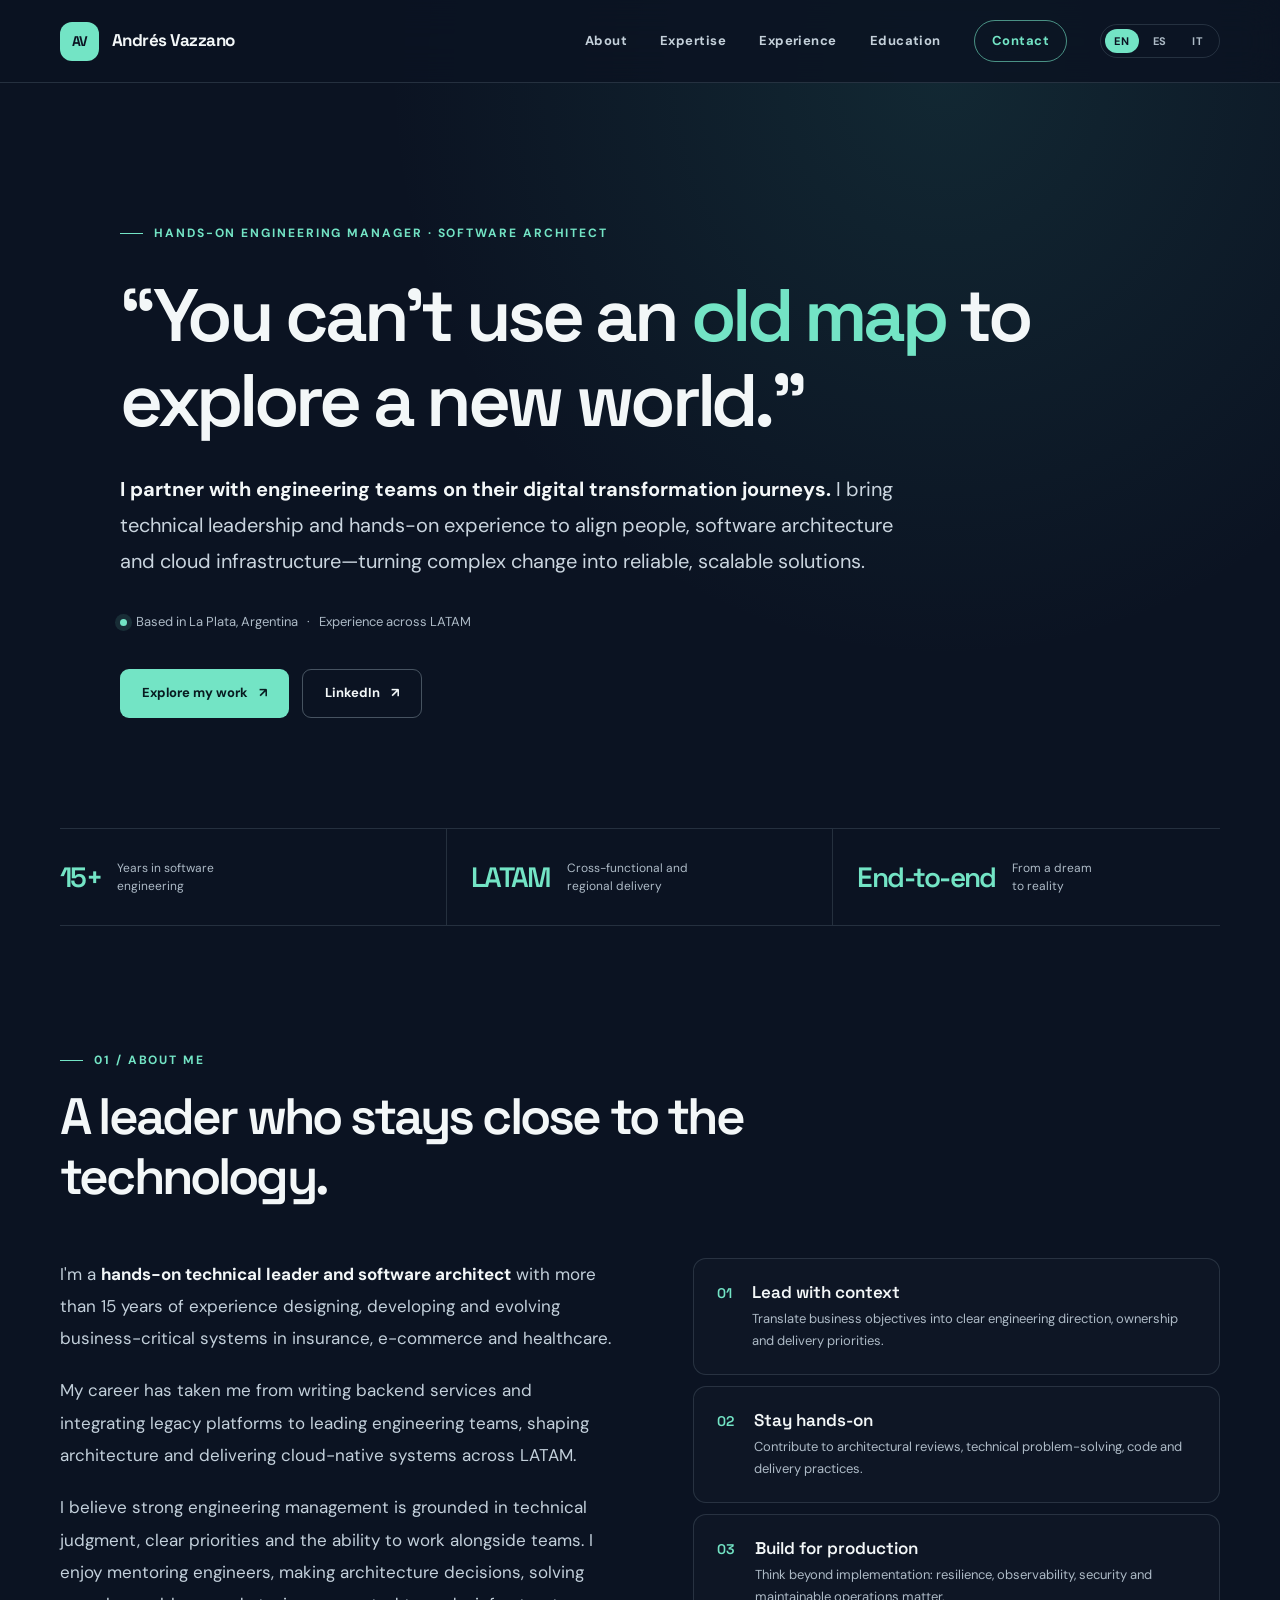
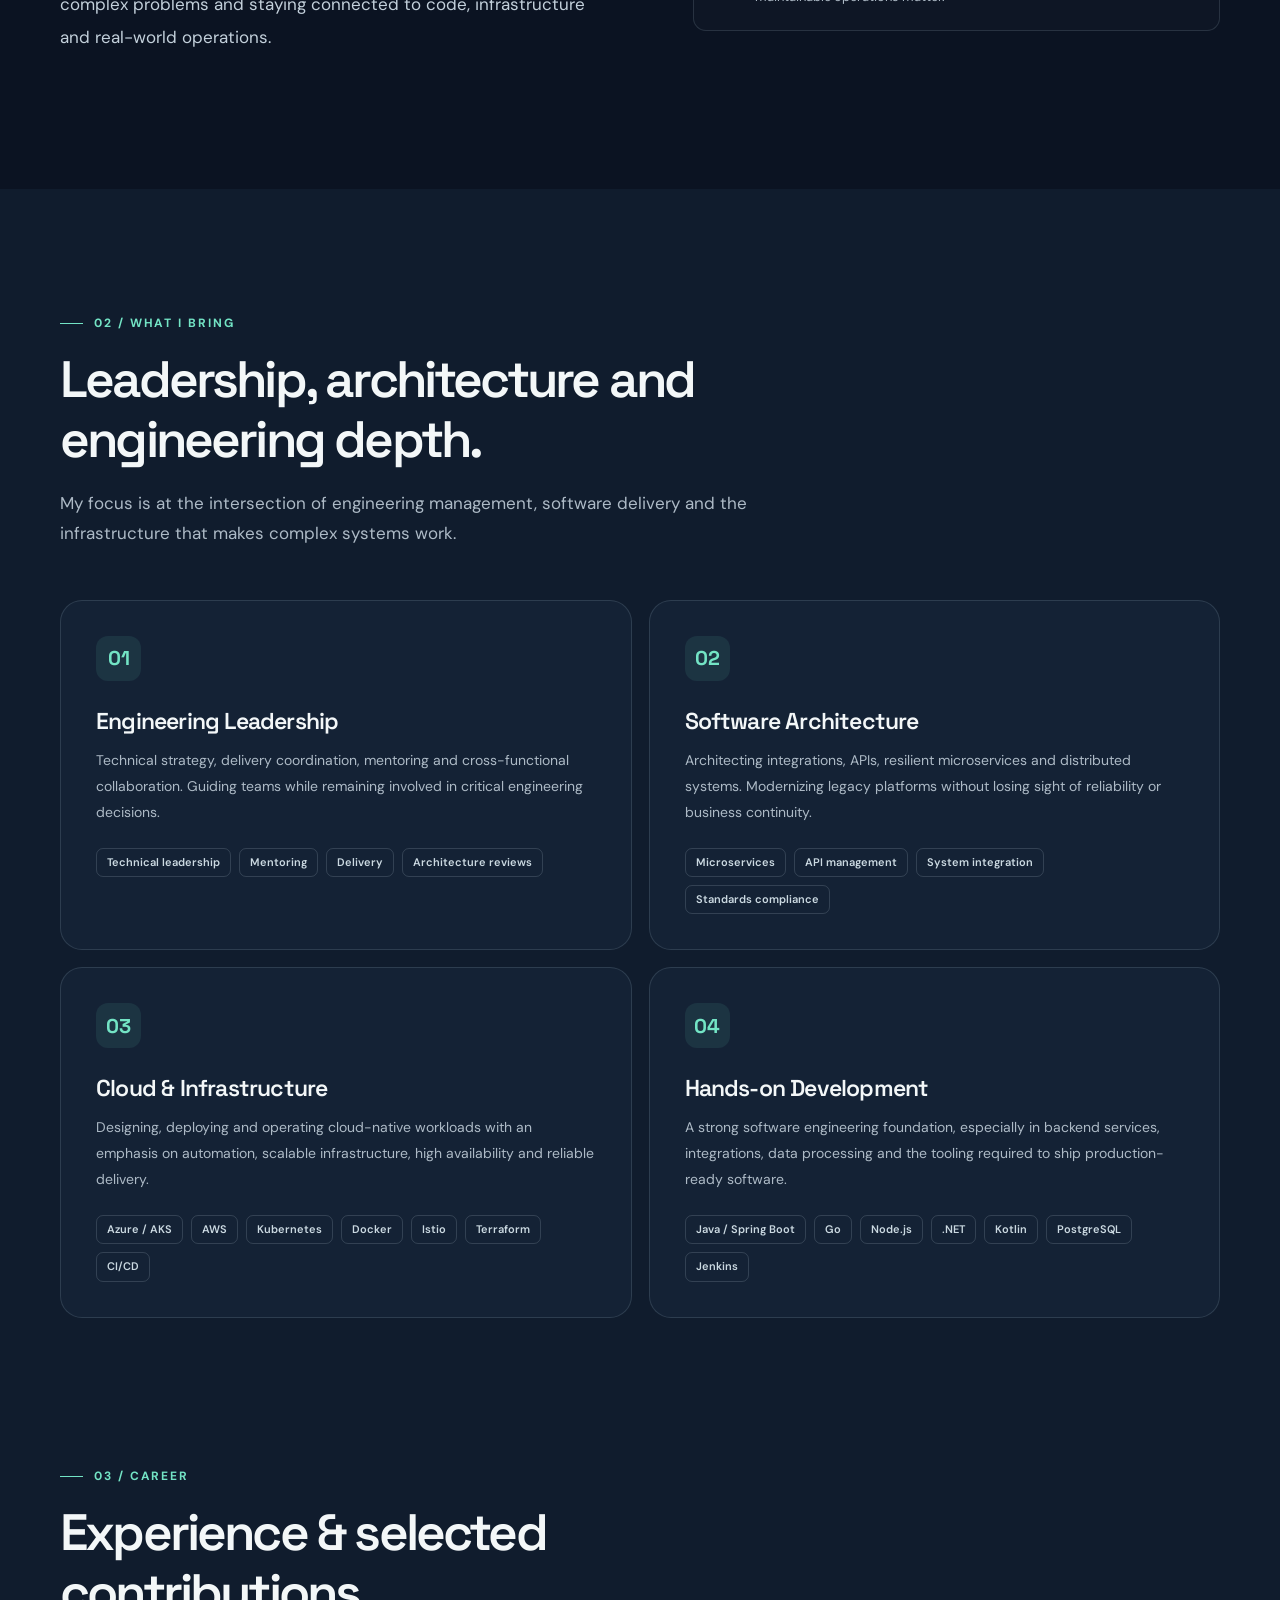
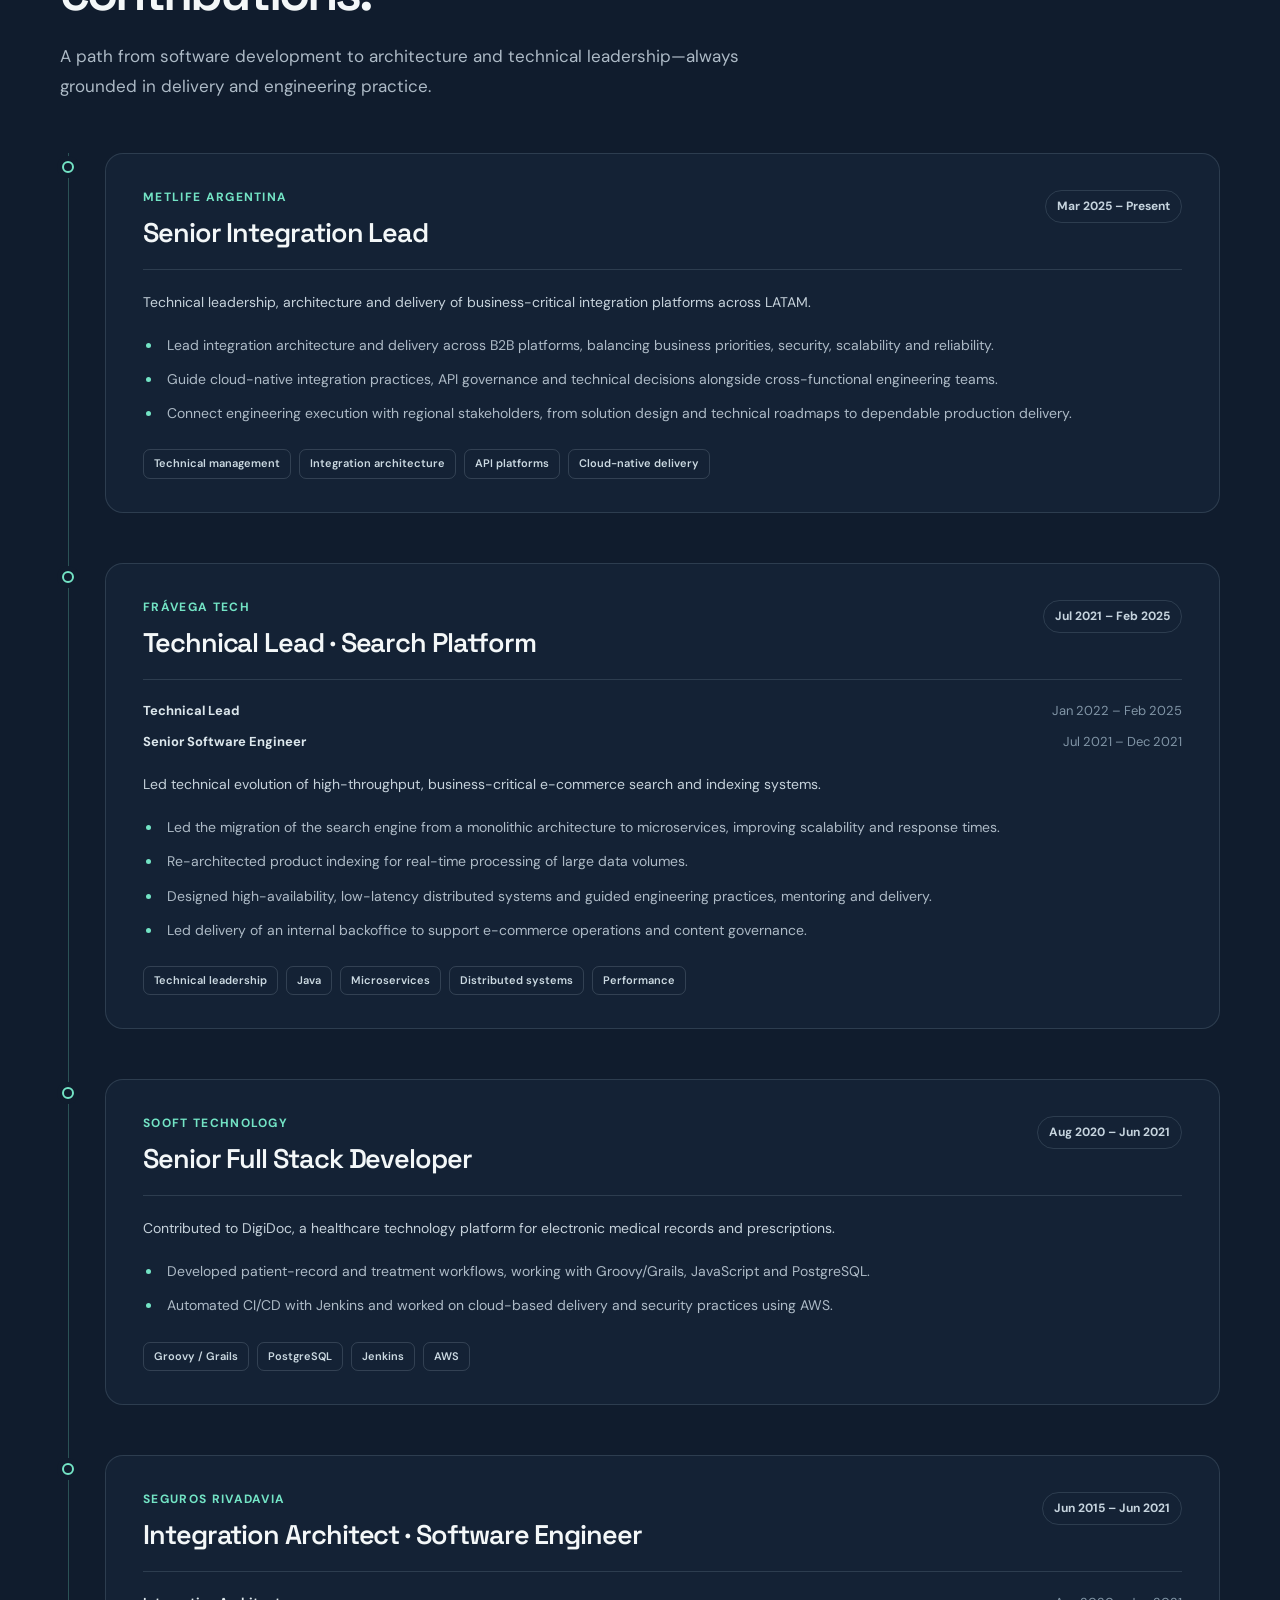
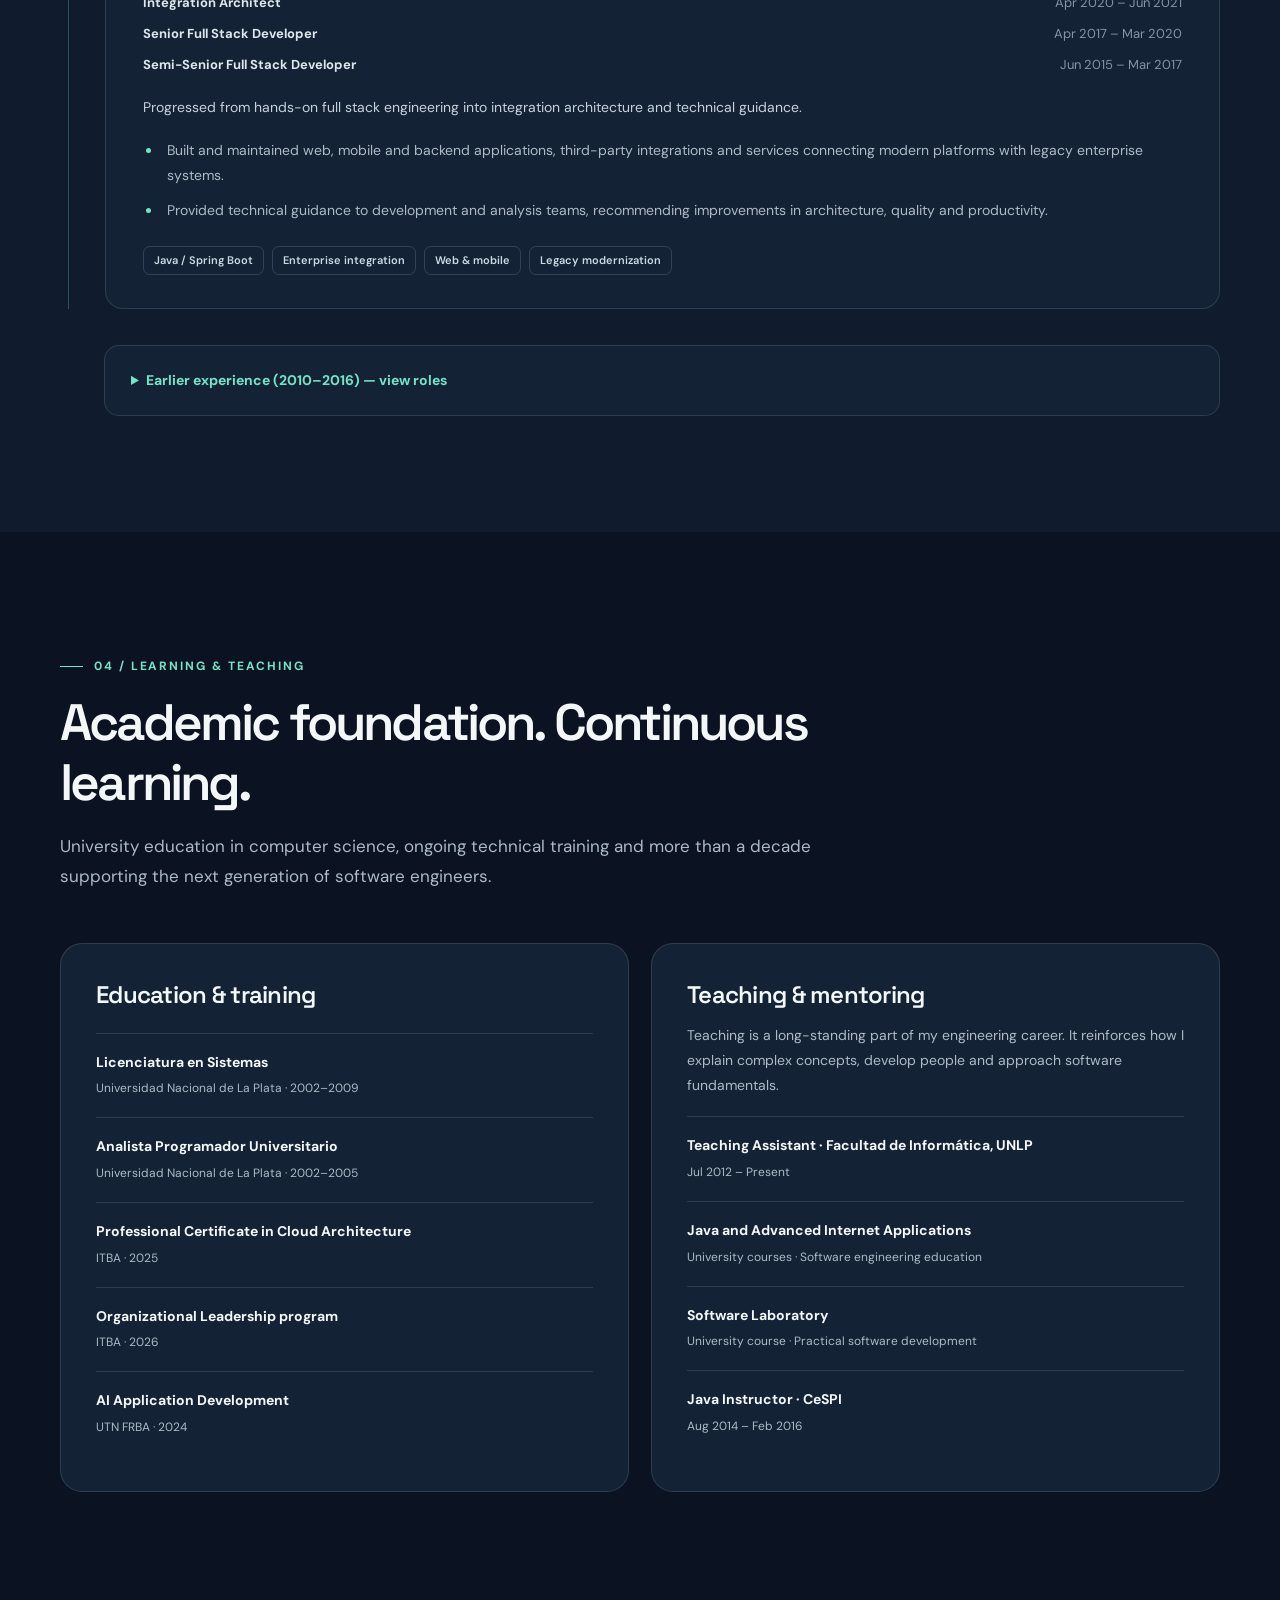
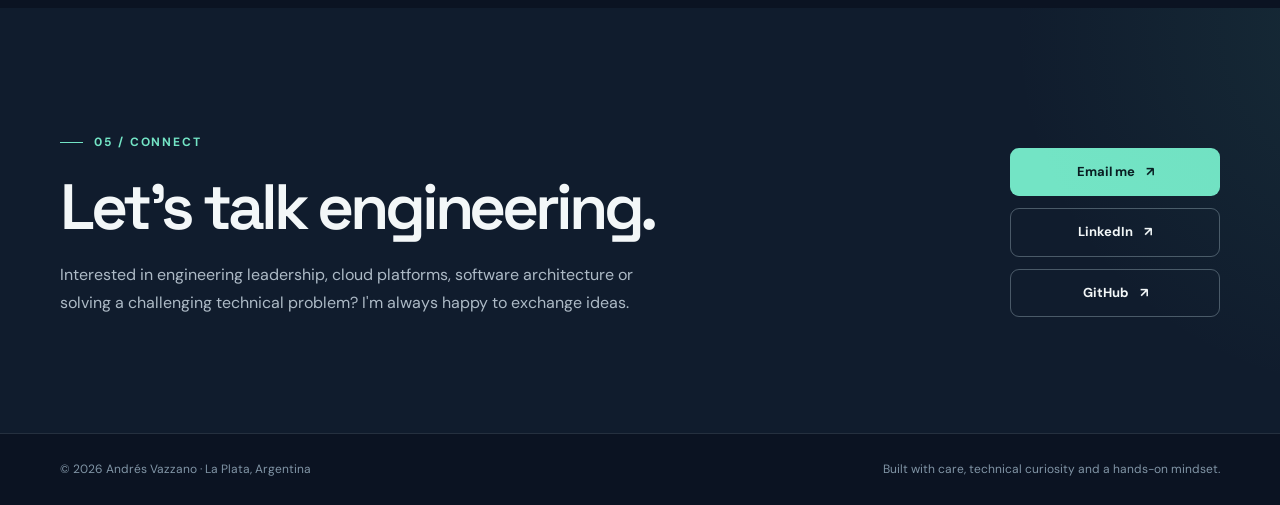
<file: index.html>
<!doctype html>
<html lang="en">
<head>
  <meta charset="utf-8">
  <meta name="viewport" content="width=device-width, initial-scale=1">
  <meta name="theme-color" content="#0b1322">
  <meta name="author" content="Andrés Vazzano">
  <meta name="description" content="Andrés Vazzano. Hands-on engineering leadership, software architecture, cloud infrastructure and digital transformation.">
  <meta property="og:type" content="website">
  <meta property="og:locale" content="en_US">
  <meta property="og:locale:alternate" content="es_AR">
  <meta property="og:locale:alternate" content="it_IT">
  <meta property="og:title" content="Andrés Vazzano | Hands-on Engineering Manager &amp; Software Architect">
  <meta property="og:description" content="Andrés Vazzano. Hands-on engineering leadership, software architecture, cloud infrastructure and digital transformation.">
  <meta property="og:url" content="https://avazzano.github.io/profile/">
  <meta name="color-scheme" content="dark">
  <link rel="canonical" href="https://avazzano.github.io/profile/">
  <link rel="alternate" hreflang="en" href="https://avazzano.github.io/profile/">
  <link rel="alternate" hreflang="es" href="https://avazzano.github.io/profile/es/">
  <link rel="alternate" hreflang="it" href="https://avazzano.github.io/profile/it/">
  <link rel="alternate" hreflang="x-default" href="https://avazzano.github.io/profile/">
  <link rel="icon" href="data:image/svg+xml,%3Csvg xmlns='http://www.w3.org/2000/svg' viewBox='0 0 64 64'%3E%3Crect width='64' height='64' rx='16' fill='%230e2033'/%3E%3Ctext x='50%25' y='55%25' text-anchor='middle' dominant-baseline='middle' fill='%2367e8c6' font-family='Arial,sans-serif' font-weight='700' font-size='27'%3EAV%3C/text%3E%3C/svg%3E">
  <title>Andrés Vazzano | Hands-on Engineering Manager &amp; Software Architect</title>
  <link rel="preconnect" href="https://fonts.googleapis.com">
  <link rel="preconnect" href="https://fonts.gstatic.com" crossorigin>
  <link href="https://fonts.googleapis.com/css2?family=DM+Sans:wght@400;500;600;700&amp;family=Space+Grotesk:wght@400;500;600;700&amp;display=swap" rel="stylesheet">
  <style>
    :root{
      --bg:#0b1322;--bg-alt:#101c2d;--surface:#142235;--surface-2:#19293d;
      --ink:#f3f7f8;--muted:#adbac6;--faint:#8195a6;--line:rgba(190,216,228,.15);
      --accent:#73e4c5;--accent-bright:#a3ffe4;--accent-dark:#0b6659;
      --max:1160px;--radius:22px
    }
    *,*::before,*::after{box-sizing:border-box}
    html{scroll-behavior:smooth;scroll-padding-top:94px}
    body{margin:0;background:var(--bg);color:var(--ink);font-family:"DM Sans",Arial,sans-serif;font-size:16px;line-height:1.75;-webkit-font-smoothing:antialiased}
    body::before{content:"";position:absolute;top:0;right:0;z-index:-1;width:75vw;height:730px;background:radial-gradient(ellipse at 65% 10%,rgba(53,144,135,.17),transparent 63%);pointer-events:none}
    a{color:inherit;text-decoration:none}
    a:focus-visible,button:focus-visible,summary:focus-visible{outline:3px solid var(--accent);outline-offset:4px;border-radius:5px}
    button{font:inherit}
    ::selection{background:var(--accent);color:var(--bg)}
    .container{width:min(var(--max),calc(100% - 48px));margin:auto}
    .skip-link{position:absolute;left:16px;top:-70px;background:var(--accent);color:var(--bg);padding:10px 18px;z-index:100}
    .skip-link:focus{top:12px}
    .site-header{position:sticky;top:0;z-index:40;background:rgba(11,19,34,.86);border-bottom:1px solid var(--line);backdrop-filter:blur(18px);-webkit-backdrop-filter:blur(18px)}
    .header-inner{min-height:82px;display:flex;align-items:center;justify-content:space-between;gap:28px}
    .brand{display:flex;align-items:center;gap:13px;font-family:"Space Grotesk",sans-serif;font-size:17px;font-weight:700;letter-spacing:-.03em;white-space:nowrap}
    .brand-mark{width:39px;height:39px;border-radius:12px;display:grid;place-items:center;background:var(--accent);color:var(--bg);font-size:14px;letter-spacing:-.06em}
    .nav{display:flex;align-items:center;gap:33px}
    .nav a{font-size:13px;font-weight:700;letter-spacing:.035em;color:#c4d0da;transition:color .2s}
    .nav a:hover,.nav a:focus-visible{color:var(--accent)}
    .nav .nav-contact{padding:9px 17px;border:1px solid rgba(115,228,197,.6);border-radius:999px;color:var(--accent)}
    .menu-button{display:none;background:transparent;border:1px solid var(--line);color:var(--ink);border-radius:11px;padding:8px 13px;cursor:pointer;font-weight:700}
    .eyebrow{display:inline-flex;align-items:center;gap:11px;color:var(--accent);font-size:12px;font-weight:700;letter-spacing:.16em;text-transform:uppercase}
    .eyebrow::before{content:"";width:23px;height:1px;background:var(--accent)}
    .hero{position:relative;padding:132px 0 110px;overflow:hidden}
    .hero-grid{display:block;max-width:1040px;margin-left:auto;margin-right:auto}
    .hero h1{font-family:"Space Grotesk",sans-serif;font-size:clamp(45px,5.8vw,76px);line-height:1.14;letter-spacing:-.058em;font-weight:600;margin:30px 0 28px;max-width:1050px}
    .hero h1 em{font-style:normal;color:var(--accent)}
    .hero-lead strong{color:var(--ink);font-weight:700}
    .hero-lead{font-size:clamp(17px,1.6vw,20px);color:#cad5df;line-height:1.8;max-width:800px;margin:0 0 32px}
    .hero-meta{display:flex;align-items:center;gap:9px;color:var(--muted);font-size:13px;margin:0 0 35px}
    .hero-meta .dot{background:var(--accent);border-radius:50%;height:7px;width:7px;box-shadow:0 0 0 5px rgba(115,228,197,.12)}
    .actions{display:flex;flex-wrap:wrap;gap:13px}
    .btn{display:inline-flex;align-items:center;justify-content:center;gap:11px;min-height:48px;padding:12px 22px;border-radius:9px;font-size:13px;font-weight:700;transition:transform .2s,background .2s,border-color .2s}
    .btn:hover{transform:translateY(-2px)}
    .btn-primary{background:var(--accent);color:#081b20}
    .btn-primary:hover{background:var(--accent-bright)}
    .btn-outline{border:1px solid rgba(210,230,241,.3);color:var(--ink)}
    .btn-outline:hover{border-color:var(--accent)}
    .stat-strip{display:grid;grid-template-columns:repeat(3,1fr);border-top:1px solid var(--line);border-bottom:1px solid var(--line)}
    .stat{padding:30px 24px;display:flex;gap:16px;align-items:center}
    .stat:first-child{padding-left:0}
    .stat:not(:last-child){border-right:1px solid var(--line)}
    .stat b{font:600 28px/1 "Space Grotesk",sans-serif;letter-spacing:-.055em;color:var(--accent);white-space:nowrap}
    .stat span{color:var(--muted);font-size:12px;line-height:1.5}
    .section{padding:116px 0}
    .section-alt{background:var(--bg-alt)}
    .section-head{max-width:760px;margin-bottom:51px}
    .section-head h2{font:600 clamp(34px,4vw,54px)/1.17 "Space Grotesk",sans-serif;letter-spacing:-.055em;margin:16px 0 18px}
    .section-head p{font-size:17px;color:var(--muted);margin:0;line-height:1.8}
    .about-grid{display:grid;grid-template-columns:1.05fr 1fr;gap:80px;align-items:start}
    .about-copy p{font-size:17px;line-height:1.9;color:#c3d0db;margin:0 0 20px}
    .about-copy p strong{color:var(--ink)}
    .principles{display:grid;gap:11px}
    .principle{border:1px solid var(--line);border-radius:13px;padding:22px 23px;display:flex;align-items:start;gap:20px;background:rgba(255,255,255,.015)}
    .principle-number{font:600 14px "Space Grotesk",sans-serif;color:var(--accent);margin-top:3px}
    .principle h3{margin:0 0 5px;font:600 17px "Space Grotesk",sans-serif}
    .principle p{color:var(--muted);font-size:13px;line-height:1.7;margin:0}
    .expertise-grid{display:grid;grid-template-columns:repeat(2,minmax(0,1fr));gap:17px}
    .expertise-card{padding:35px;background:var(--surface);border:1px solid var(--line);border-radius:var(--radius);transition:transform .2s,border-color .2s}
    .expertise-card:hover{transform:translateY(-4px);border-color:rgba(115,228,197,.38)}
    .card-symbol{width:45px;height:45px;display:grid;place-items:center;border-radius:12px;background:rgba(115,228,197,.09);color:var(--accent);font:700 20px "Space Grotesk",sans-serif;margin-bottom:25px}
    .expertise-card h3{font:600 23px "Space Grotesk",sans-serif;letter-spacing:-.035em;margin:0 0 12px}
    .expertise-card p{font-size:14px;color:var(--muted);line-height:1.85;margin:0 0 22px}
    .tags{display:flex;flex-wrap:wrap;gap:8px}
    .tag{display:inline-block;padding:6px 10px;border:1px solid rgba(201,218,228,.17);border-radius:7px;color:#cbd9e1;font-size:11px;font-weight:600;line-height:1.4}
    .timeline{border-left:1px solid rgba(115,228,197,.27);margin-left:8px}
    .job{position:relative;margin-left:36px;padding:0 0 50px}
    .job::before{content:"";position:absolute;width:12px;height:12px;border-radius:50%;left:-43px;top:8px;background:var(--bg-alt);border:2px solid var(--accent);box-shadow:0 0 0 5px var(--bg-alt)}
    .job:last-child{padding-bottom:0}
    .job-card{border:1px solid var(--line);border-radius:18px;background:var(--surface);padding:33px 37px}
    .job-head{display:flex;justify-content:space-between;align-items:start;gap:22px;padding-bottom:19px;border-bottom:1px solid var(--line);margin-bottom:20px}
    .job-company{color:var(--accent);font-size:12px;font-weight:700;letter-spacing:.11em;text-transform:uppercase;margin:0 0 7px}
    .job h3{font:600 clamp(21px,2.3vw,27px)/1.3 "Space Grotesk",sans-serif;letter-spacing:-.04em;margin:0}
    .job-date{font-size:12px;font-weight:700;white-space:nowrap;color:#c6d4de;border:1px solid var(--line);border-radius:99px;padding:5px 11px;margin-top:3px}
    .job-summary{color:#c6d2db;margin:0 0 17px;font-size:14px;line-height:1.85}
    .job ul{margin:0 0 23px;padding:0 0 0 19px}
    .job li{padding-left:5px;margin-bottom:9px;color:var(--muted);font-size:14px;line-height:1.8}
    .job li::marker{color:var(--accent)}
    .roles{display:grid;gap:8px;margin-bottom:19px;color:#dce7ec;font-size:13px}
    .roles div{display:flex;flex-wrap:wrap;gap:7px;justify-content:space-between}
    .roles strong{font-weight:700}
    .roles span{color:var(--faint)}
    .early{margin:36px 0 0 44px;border:1px solid var(--line);border-radius:15px;background:var(--surface);padding:0 26px}
    .early summary{cursor:pointer;padding:22px 0;color:var(--accent);font-weight:700;font-size:14px}
    .early summary::marker{color:var(--accent)}
    .early-content{border-top:1px solid var(--line);padding:12px 0 25px;display:grid;grid-template-columns:1fr 1fr;gap:18px 34px}
    .early-item h4{font:600 16px "Space Grotesk",sans-serif;margin:14px 0 5px}
    .early-item span{color:var(--accent);font-size:12px;display:block}
    .early-item p{color:var(--muted);font-size:13px;margin:8px 0 0}
    .learning-grid{display:grid;grid-template-columns:1fr 1fr;gap:22px}
    .learning-card{background:var(--surface);border:1px solid var(--line);padding:35px;border-radius:var(--radius)}
    .learning-card h3{font:600 24px "Space Grotesk",sans-serif;margin:0 0 23px;letter-spacing:-.03em}
    .learning-item{padding:18px 0;border-top:1px solid var(--line)}
    .learning-item strong{display:block;font-size:14px;line-height:1.55}
    .learning-item span{display:block;color:var(--muted);font-size:12px;margin-top:5px}
    .learning-intro{color:var(--muted);font-size:14px;margin:-10px 0 18px;line-height:1.8}
    .contact-section{position:relative;overflow:hidden}
    .contact-section::after{position:absolute;content:"";pointer-events:none;width:800px;height:800px;border-radius:100%;right:-500px;top:-380px;background:radial-gradient(circle,rgba(80,180,147,.1),transparent 65%)}
    .contact-grid{display:flex;align-items:end;justify-content:space-between;gap:40px}
    .contact-grid h2{font:600 clamp(40px,5vw,66px)/1.13 "Space Grotesk",sans-serif;letter-spacing:-.065em;margin:18px 0}
    .contact-grid p{color:var(--muted);font-size:16px;max-width:610px;margin:0}
    .contact-links{display:flex;flex-direction:column;align-items:stretch;gap:12px;flex-wrap:nowrap;justify-content:flex-start;min-width:210px}
    .contact-links .btn{width:100%}
    .footer{border-top:1px solid var(--line);padding:25px 0;color:var(--faint);font-size:12px}
    .footer-inner{display:flex;justify-content:space-between;gap:22px;flex-wrap:wrap}
    .footer a:hover{color:var(--accent)}
    @media (max-width:950px){
      .hero{padding:90px 0 78px}
      .hero-grid{display:block}
      .about-grid{gap:35px}
      .nav{gap:17px}
      .nav a{font-size:12px}
    }
    @media (max-width:680px){
      html{scroll-padding-top:70px}
      .container{width:min(var(--max),calc(100% - 36px))}
      .header-inner{min-height:70px}
      .brand{font-size:15px}
      .menu-button{display:inline-flex}
      .nav{display:none;position:absolute;left:0;right:0;top:69px;padding:18px 24px 24px;background:var(--bg);border-bottom:1px solid var(--line);box-shadow:0 20px 28px rgba(0,0,0,.22);flex-direction:column;align-items:stretch;gap:15px}
      .nav.open{display:flex}
      .nav a{font-size:14px;padding:3px 0}
      .nav .nav-contact{text-align:center;padding:9px}
      .hero{padding:77px 0 65px}
      .hero h1{font-size:clamp(39px,10vw,61px)}
      .hero-lead{font-size:16px}
      .stat-strip{grid-template-columns:1fr}
      .stat{padding:19px 0!important}
      .stat:not(:last-child){border-right:0;border-bottom:1px solid var(--line)}
      .stat b{min-width:93px}
      .section{padding:80px 0}
      .section-head{margin-bottom:34px}
      .about-grid,.expertise-grid,.learning-grid,.early-content{grid-template-columns:1fr}
      .expertise-card,.learning-card{padding:26px}
      .job{margin-left:22px;padding-bottom:25px}
      .job::before{left:-29px}
      .job-card{padding:23px}
      .job-head{flex-direction:column;gap:10px}
      .job-date{margin-top:0}
      .roles div{display:block}
      .roles span{display:block;margin-top:2px}
      .early{margin-left:29px;padding:0 19px}
      .contact-grid{align-items:start;flex-direction:column}
      .contact-links{justify-content:start}
    }
    @media (prefers-reduced-motion:reduce){html{scroll-behavior:auto}*,*::before,*::after{transition:none!important;animation:none!important}}
  
    .lang-switch{display:flex;align-items:center;gap:4px;padding:4px;border:1px solid var(--line);border-radius:999px;flex-shrink:0}
    .lang-switch a{display:inline-flex;justify-content:center;align-items:center;min-width:34px;padding:4px 7px;border-radius:999px;font-size:11px;line-height:1.5;font-weight:700;letter-spacing:.05em;color:var(--muted);transition:background .2s,color .2s}
    .lang-switch a:hover{color:var(--accent)}
    .lang-switch a[aria-current="page"]{background:var(--accent);color:var(--bg)}
    @media(max-width:680px){.lang-switch{justify-content:center;align-self:flex-start;margin-top:4px}}
  </style>
  <script type="application/ld+json">
  {
    "@context":"https://schema.org",
    "@type":"Person",
    "name":"Andrés Vazzano",
    "jobTitle":"Senior Integration Lead",
    "description":"Hands-on engineering leader and software architect specializing in cloud infrastructure, software development and technical leadership.",
    "url":"https://avazzano.github.io/profile/",
    "sameAs":["https://www.linkedin.com/in/andres-vazzano/","https://github.com/avazzano"],
    "alumniOf":{"@type":"CollegeOrUniversity","name":"Universidad Nacional de La Plata"},
    "homeLocation":{"@type":"Place","name":"La Plata, Buenos Aires, Argentina"}
  }
  </script>
</head>
<body>
  <a class="skip-link" href="#main">Skip to content</a>
  <header class="site-header">
    <div class="container header-inner">
      <a class="brand" href="#home" aria-label="Andrés Vazzano, home"><span class="brand-mark">AV</span><span>Andrés Vazzano</span></a>
      <button class="menu-button" id="menu-button" type="button" aria-controls="site-nav" aria-expanded="false">Menu ☰</button>
      <nav class="nav" id="site-nav" aria-label="Main navigation">
        <a href="#about">About</a>
        <a href="#expertise">Expertise</a>
        <a href="#experience">Experience</a>
        <a href="#education">Education</a>
        <a class="nav-contact" href="#contact">Contact</a>
        <div class="lang-switch" role="group" aria-label="Choose language">
          <a href="https://avazzano.github.io/profile/" lang="en" hreflang="en" aria-current="page" title="English">EN</a>
          <a href="https://avazzano.github.io/profile/es/" lang="es" hreflang="es" title="Español">ES</a>
          <a href="https://avazzano.github.io/profile/it/" lang="it" hreflang="it" title="Italiano">IT</a>
        </div>
      </nav>
    </div>
  </header>

  <main id="main">
    <section id="home" class="hero" aria-labelledby="hero-heading">
      <div class="container hero-grid">
        <div>
          <span class="eyebrow">Hands-on Engineering Manager · Software Architect</span>
          <h1 id="hero-heading">“You can't use an <em>old map</em> to explore a new world.”</h1>
          <p class="hero-lead"><strong>I partner with engineering teams on their digital transformation journeys.</strong> I bring technical leadership and hands-on experience to align people, software architecture and cloud infrastructure—turning complex change into reliable, scalable solutions.</p>
          <p class="hero-meta"><span class="dot" aria-hidden="true"></span>Based in La Plata, Argentina <span aria-hidden="true">·</span> Experience across LATAM</p>
          <div class="actions">
            <a class="btn btn-primary" href="#experience">Explore my work <span aria-hidden="true">↗</span></a>
            <a class="btn btn-outline" href="https://www.linkedin.com/in/andres-vazzano/" target="_blank" rel="noopener noreferrer">LinkedIn <span aria-hidden="true">↗</span></a>
          </div>
        </div>

      </div>
    </section>

    <div class="container" aria-label="Career highlights">
      <div class="stat-strip">
        <div class="stat"><b>15+</b><span>Years in software<br>engineering</span></div>
        <div class="stat"><b>LATAM</b><span>Cross-functional and<br>regional delivery</span></div>
        <div class="stat"><b>End-to-end</b><span>From a dream<br>to reality</span></div>
      </div>
    </div>

    <section class="section" id="about" aria-labelledby="about-heading">
      <div class="container">
        <div class="section-head">
          <span class="eyebrow">01 / About me</span>
          <h2 id="about-heading">A leader who stays close to the technology.</h2>
        </div>
        <div class="about-grid">
          <div class="about-copy">
            <p>I'm a <strong>hands-on technical leader and software architect</strong> with more than 15 years of experience designing, developing and evolving business-critical systems in insurance, e-commerce and healthcare.</p>
            <p>My career has taken me from writing backend services and integrating legacy platforms to leading engineering teams, shaping architecture and delivering cloud-native systems across LATAM.</p>
            <p>I believe strong engineering management is grounded in technical judgment, clear priorities and the ability to work alongside teams. I enjoy mentoring engineers, making architecture decisions, solving complex problems and staying connected to code, infrastructure and real-world operations.</p>
          </div>
          <div class="principles" aria-label="How I work">
            <div class="principle"><span class="principle-number">01</span><div><h3>Lead with context</h3><p>Translate business objectives into clear engineering direction, ownership and delivery priorities.</p></div></div>
            <div class="principle"><span class="principle-number">02</span><div><h3>Stay hands-on</h3><p>Contribute to architectural reviews, technical problem-solving, code and delivery practices.</p></div></div>
            <div class="principle"><span class="principle-number">03</span><div><h3>Build for production</h3><p>Think beyond implementation: resilience, observability, security and maintainable operations matter.</p></div></div>
          </div>
        </div>
      </div>
    </section>

    <section class="section section-alt" id="expertise" aria-labelledby="expertise-heading">
      <div class="container">
        <div class="section-head">
          <span class="eyebrow">02 / What I bring</span>
          <h2 id="expertise-heading">Leadership, architecture and engineering depth.</h2>
          <p>My focus is at the intersection of engineering management, software delivery and the infrastructure that makes complex systems work.</p>
        </div>
        <div class="expertise-grid">
          <article class="expertise-card">
            <div class="card-symbol" aria-hidden="true">01</div>
            <h3>Engineering Leadership</h3>
            <p>Technical strategy, delivery coordination, mentoring and cross-functional collaboration. Guiding teams while remaining involved in critical engineering decisions.</p>
            <div class="tags"><span class="tag">Technical leadership</span><span class="tag">Mentoring</span><span class="tag">Delivery</span><span class="tag">Architecture reviews</span></div>
          </article>
          <article class="expertise-card">
            <div class="card-symbol" aria-hidden="true">02</div>
            <h3>Software Architecture</h3>
            <p>Architecting integrations, APIs, resilient microservices and distributed systems. Modernizing legacy platforms without losing sight of reliability or business continuity.</p>
            <div class="tags"><span class="tag">Microservices</span><span class="tag">API management</span><span class="tag">System integration</span><span class="tag">Standards compliance</span></div>
          </article>
          <article class="expertise-card">
            <div class="card-symbol" aria-hidden="true">03</div>
            <h3>Cloud &amp; Infrastructure</h3>
            <p>Designing, deploying and operating cloud-native workloads with an emphasis on automation, scalable infrastructure, high availability and reliable delivery.</p>
            <div class="tags"><span class="tag">Azure / AKS</span><span class="tag">AWS</span><span class="tag">Kubernetes</span><span class="tag">Docker</span><span class="tag">Istio</span><span class="tag">Terraform</span><span class="tag">CI/CD</span></div>
          </article>
          <article class="expertise-card">
            <div class="card-symbol" aria-hidden="true">04</div>
            <h3>Hands-on Development</h3>
            <p>A strong software engineering foundation, especially in backend services, integrations, data processing and the tooling required to ship production-ready software.</p>
            <div class="tags"><span class="tag">Java / Spring Boot</span><span class="tag">Go</span><span class="tag">Node.js</span><span class="tag">.NET</span><span class="tag">Kotlin</span><span class="tag">PostgreSQL</span><span class="tag">Jenkins</span></div>
          </article>
        </div>
      </div>
    </section>

    <section class="section section-alt" id="experience" aria-labelledby="experience-heading" style="padding-top:24px">
      <div class="container">
        <div class="section-head">
          <span class="eyebrow">03 / Career</span>
          <h2 id="experience-heading">Experience &amp; selected contributions.</h2>
          <p>A path from software development to architecture and technical leadership—always grounded in delivery and engineering practice.</p>
        </div>
        <div class="timeline">
          <article class="job">
            <div class="job-card">
              <div class="job-head">
                <div><p class="job-company">MetLife Argentina</p><h3>Senior Integration Lead</h3></div>
                <span class="job-date">Mar 2025 – Present</span>
              </div>
              <p class="job-summary">Technical leadership, architecture and delivery of business-critical integration platforms across LATAM.</p>
              <ul>
                <li>Lead integration architecture and delivery across B2B platforms, balancing business priorities, security, scalability and reliability.</li>
                <li>Guide cloud-native integration practices, API governance and technical decisions alongside cross-functional engineering teams.</li>
                <li>Connect engineering execution with regional stakeholders, from solution design and technical roadmaps to dependable production delivery.</li>
              </ul>
              <div class="tags"><span class="tag">Technical management</span><span class="tag">Integration architecture</span><span class="tag">API platforms</span><span class="tag">Cloud-native delivery</span></div>
            </div>
          </article>

          <article class="job">
            <div class="job-card">
              <div class="job-head">
                <div><p class="job-company">Frávega Tech</p><h3>Technical Lead · Search Platform</h3></div>
                <span class="job-date">Jul 2021 – Feb 2025</span>
              </div>
              <div class="roles">
                <div><strong>Technical Lead</strong><span>Jan 2022 – Feb 2025</span></div>
                <div><strong>Senior Software Engineer</strong><span>Jul 2021 – Dec 2021</span></div>
              </div>
              <p class="job-summary">Led technical evolution of high-throughput, business-critical e-commerce search and indexing systems.</p>
              <ul>
                <li>Led the migration of the search engine from a monolithic architecture to microservices, improving scalability and response times.</li>
                <li>Re-architected product indexing for real-time processing of large data volumes.</li>
                <li>Designed high-availability, low-latency distributed systems and guided engineering practices, mentoring and delivery.</li>
                <li>Led delivery of an internal backoffice to support e-commerce operations and content governance.</li>
              </ul>
              <div class="tags"><span class="tag">Technical leadership</span><span class="tag">Java</span><span class="tag">Microservices</span><span class="tag">Distributed systems</span><span class="tag">Performance</span></div>
            </div>
          </article>

          <article class="job">
            <div class="job-card">
              <div class="job-head">
                <div><p class="job-company">SOOFT Technology</p><h3>Senior Full Stack Developer</h3></div>
                <span class="job-date">Aug 2020 – Jun 2021</span>
              </div>
              <p class="job-summary">Contributed to DigiDoc, a healthcare technology platform for electronic medical records and prescriptions.</p>
              <ul>
                <li>Developed patient-record and treatment workflows, working with Groovy/Grails, JavaScript and PostgreSQL.</li>
                <li>Automated CI/CD with Jenkins and worked on cloud-based delivery and security practices using AWS.</li>
              </ul>
              <div class="tags"><span class="tag">Groovy / Grails</span><span class="tag">PostgreSQL</span><span class="tag">Jenkins</span><span class="tag">AWS</span></div>
            </div>
          </article>

          <article class="job">
            <div class="job-card">
              <div class="job-head">
                <div><p class="job-company">Seguros Rivadavia</p><h3>Integration Architect · Software Engineer</h3></div>
                <span class="job-date">Jun 2015 – Jun 2021</span>
              </div>
              <div class="roles">
                <div><strong>Integration Architect</strong><span>Apr 2020 – Jun 2021</span></div>
                <div><strong>Senior Full Stack Developer</strong><span>Apr 2017 – Mar 2020</span></div>
                <div><strong>Semi-Senior Full Stack Developer</strong><span>Jun 2015 – Mar 2017</span></div>
              </div>
              <p class="job-summary">Progressed from hands-on full stack engineering into integration architecture and technical guidance.</p>
              <ul>
                <li>Built and maintained web, mobile and backend applications, third-party integrations and services connecting modern platforms with legacy enterprise systems.</li>
                <li>Provided technical guidance to development and analysis teams, recommending improvements in architecture, quality and productivity.</li>
              </ul>
              <div class="tags"><span class="tag">Java / Spring Boot</span><span class="tag">Enterprise integration</span><span class="tag">Web &amp; mobile</span><span class="tag">Legacy modernization</span></div>
            </div>
          </article>
        </div>

        <details class="early">
          <summary>Earlier experience (2010–2016) — view roles</summary>
          <div class="early-content">
            <div class="early-item"><h4>CeSPI · Java Instructor</h4><span>Aug 2014 – Feb 2016</span><p>Taught Java programming at introductory and intermediate levels.</p></div>
            <div class="early-item"><h4>Ministry of Infrastructure · Software Consultant</h4><span>Jan 2015 – Jul 2015</span><p>Developed public-sector web applications with Python, Django and PostgreSQL.</p></div>
            <div class="early-item"><h4>SENASA · Full Stack Developer</h4><span>Oct 2012 – Dec 2014</span><p>Built enterprise applications with Java, JSF, JPA and Oracle.</p></div>
            <div class="early-item"><h4>LIFIA · Java Developer</h4><span>May 2010 – Sep 2012</span><p>Designed and developed modules for national government financial systems using Java, Spring, Hibernate and Oracle.</p></div>
          </div>
        </details>
      </div>
    </section>

    <section class="section" id="education" aria-labelledby="education-heading">
      <div class="container">
        <div class="section-head">
          <span class="eyebrow">04 / Learning &amp; teaching</span>
          <h2 id="education-heading">Academic foundation. Continuous learning.</h2>
          <p>University education in computer science, ongoing technical training and more than a decade supporting the next generation of software engineers.</p>
        </div>
        <div class="learning-grid">
          <div class="learning-card">
            <h3>Education &amp; training</h3>
            <div class="learning-item"><strong>Licenciatura en Sistemas</strong><span>Universidad Nacional de La Plata · 2002–2009</span></div>
            <div class="learning-item"><strong>Analista Programador Universitario</strong><span>Universidad Nacional de La Plata · 2002–2005</span></div>
            <div class="learning-item"><strong>Professional Certificate in Cloud Architecture</strong><span>ITBA · 2025</span></div>
            <div class="learning-item"><strong>Organizational Leadership program</strong><span>ITBA · 2026</span></div>
            <div class="learning-item"><strong>AI Application Development</strong><span>UTN FRBA · 2024</span></div>
          </div>
          <div class="learning-card">
            <h3>Teaching &amp; mentoring</h3>
            <p class="learning-intro">Teaching is a long-standing part of my engineering career. It reinforces how I explain complex concepts, develop people and approach software fundamentals.</p>
            <div class="learning-item"><strong>Teaching Assistant · Facultad de Informática, UNLP</strong><span>Jul 2012 – Present</span></div>
            <div class="learning-item"><strong>Java and Advanced Internet Applications</strong><span>University courses · Software engineering education</span></div>
            <div class="learning-item"><strong>Software Laboratory</strong><span>University course · Practical software development</span></div>
            <div class="learning-item"><strong>Java Instructor · CeSPI</strong><span>Aug 2014 – Feb 2016</span></div>
          </div>
        </div>
      </div>
    </section>

    <section class="section section-alt contact-section" id="contact" aria-labelledby="contact-heading">
      <div class="container contact-grid">
        <div>
          <span class="eyebrow">05 / Connect</span>
          <h2 id="contact-heading">Let's talk engineering.</h2>
          <p>Interested in engineering leadership, cloud platforms, software architecture or solving a challenging technical problem? I'm always happy to exchange ideas.</p>
        </div>
        <div class="contact-links">
          <a class="btn btn-primary" href="mailto:andres.vazzano@gmail.com">Email me <span aria-hidden="true">↗</span></a>
          <a class="btn btn-outline" href="https://www.linkedin.com/in/andres-vazzano/" target="_blank" rel="noopener noreferrer">LinkedIn <span aria-hidden="true">↗</span></a>
          <a class="btn btn-outline" href="https://github.com/avazzano" target="_blank" rel="noopener noreferrer">GitHub <span aria-hidden="true">↗</span></a>
        </div>
      </div>
    </section>
  </main>

  <footer class="footer">
    <div class="container footer-inner">
      <span>© <span id="year">2026</span> Andrés Vazzano · La Plata, Argentina</span>
      <span>Built with care, technical curiosity and a hands-on mindset.</span>
    </div>
  </footer>
  <script>
    (function(){
      var menuButton=document.getElementById('menu-button');
      var nav=document.getElementById('site-nav');
      menuButton.addEventListener('click',function(){
        var expanded=menuButton.getAttribute('aria-expanded')==='true';
        menuButton.setAttribute('aria-expanded',String(!expanded));
        nav.classList.toggle('open',!expanded);
      });
      nav.querySelectorAll('a').forEach(function(link){link.addEventListener('click',function(){
        nav.classList.remove('open');menuButton.setAttribute('aria-expanded','false');
      })});
      document.getElementById('year').textContent=new Date().getFullYear();
    })();
  </script>
</body>
</html>
</file>
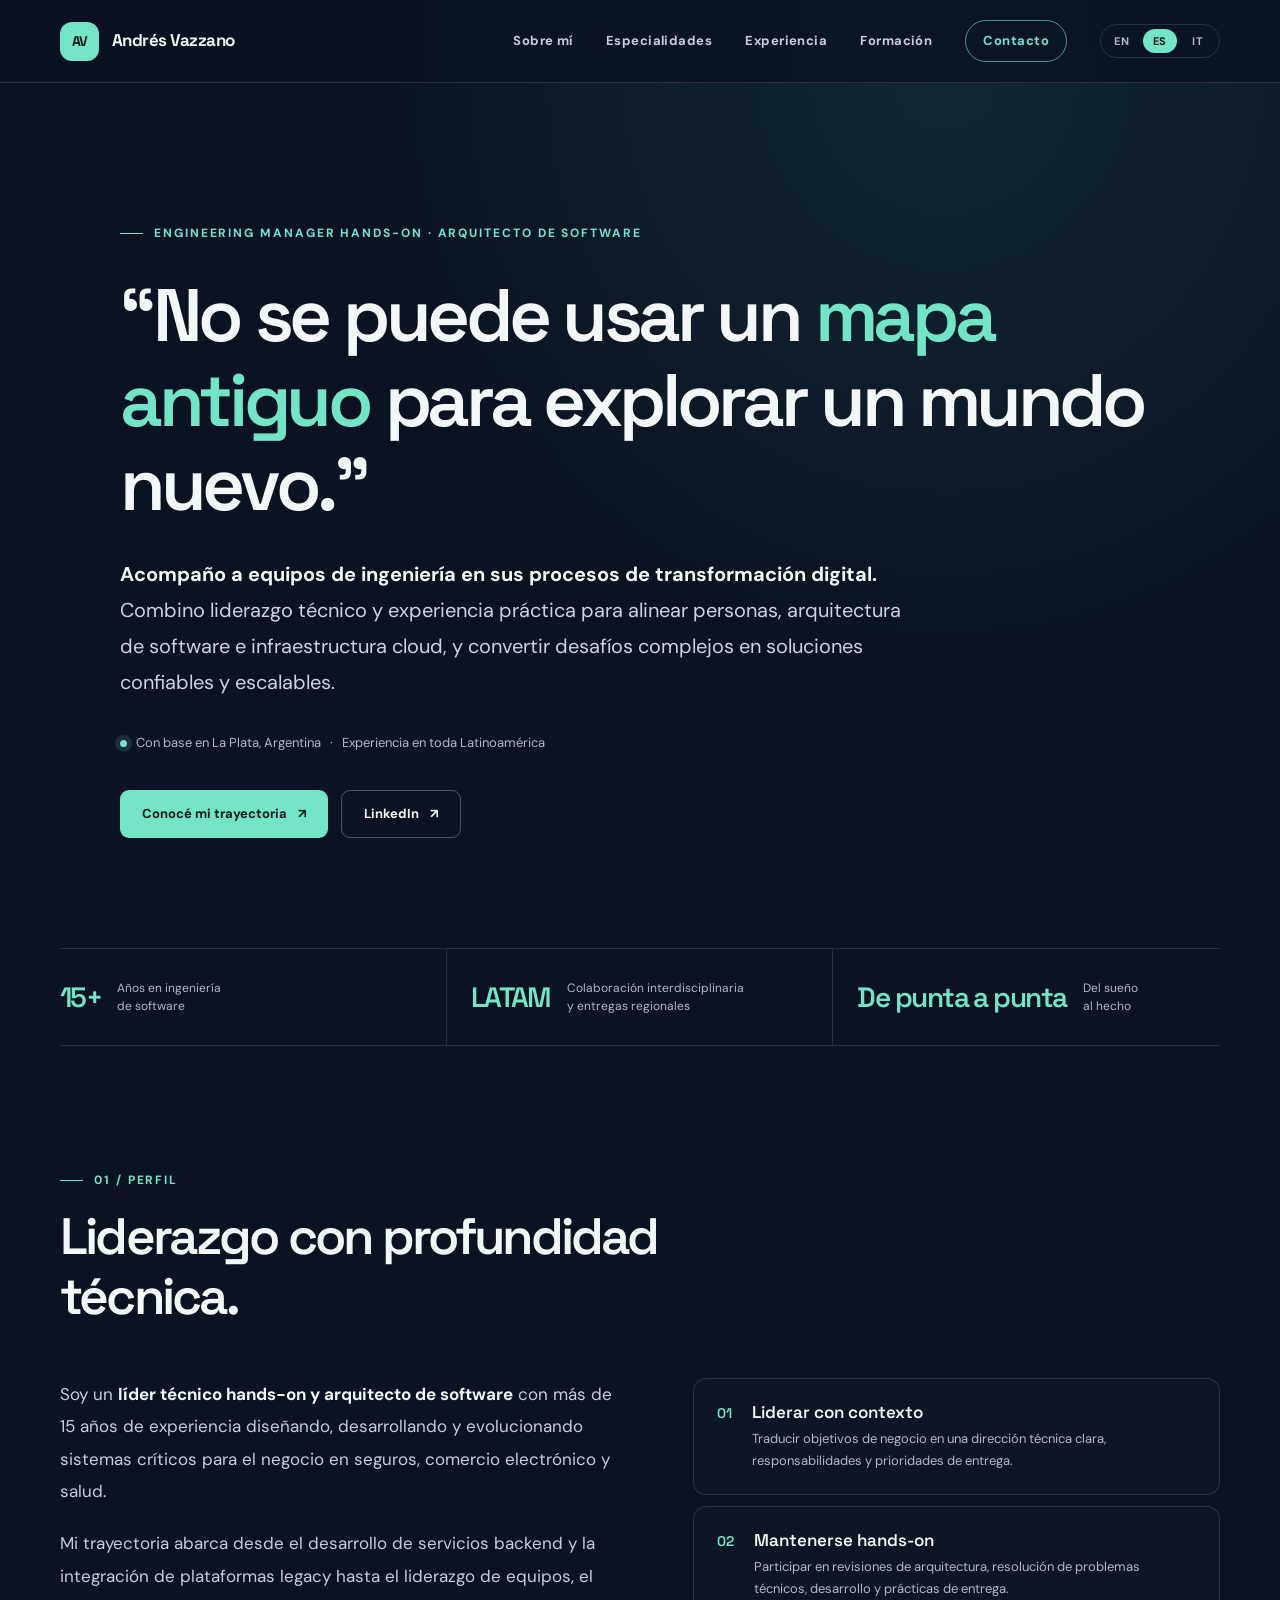
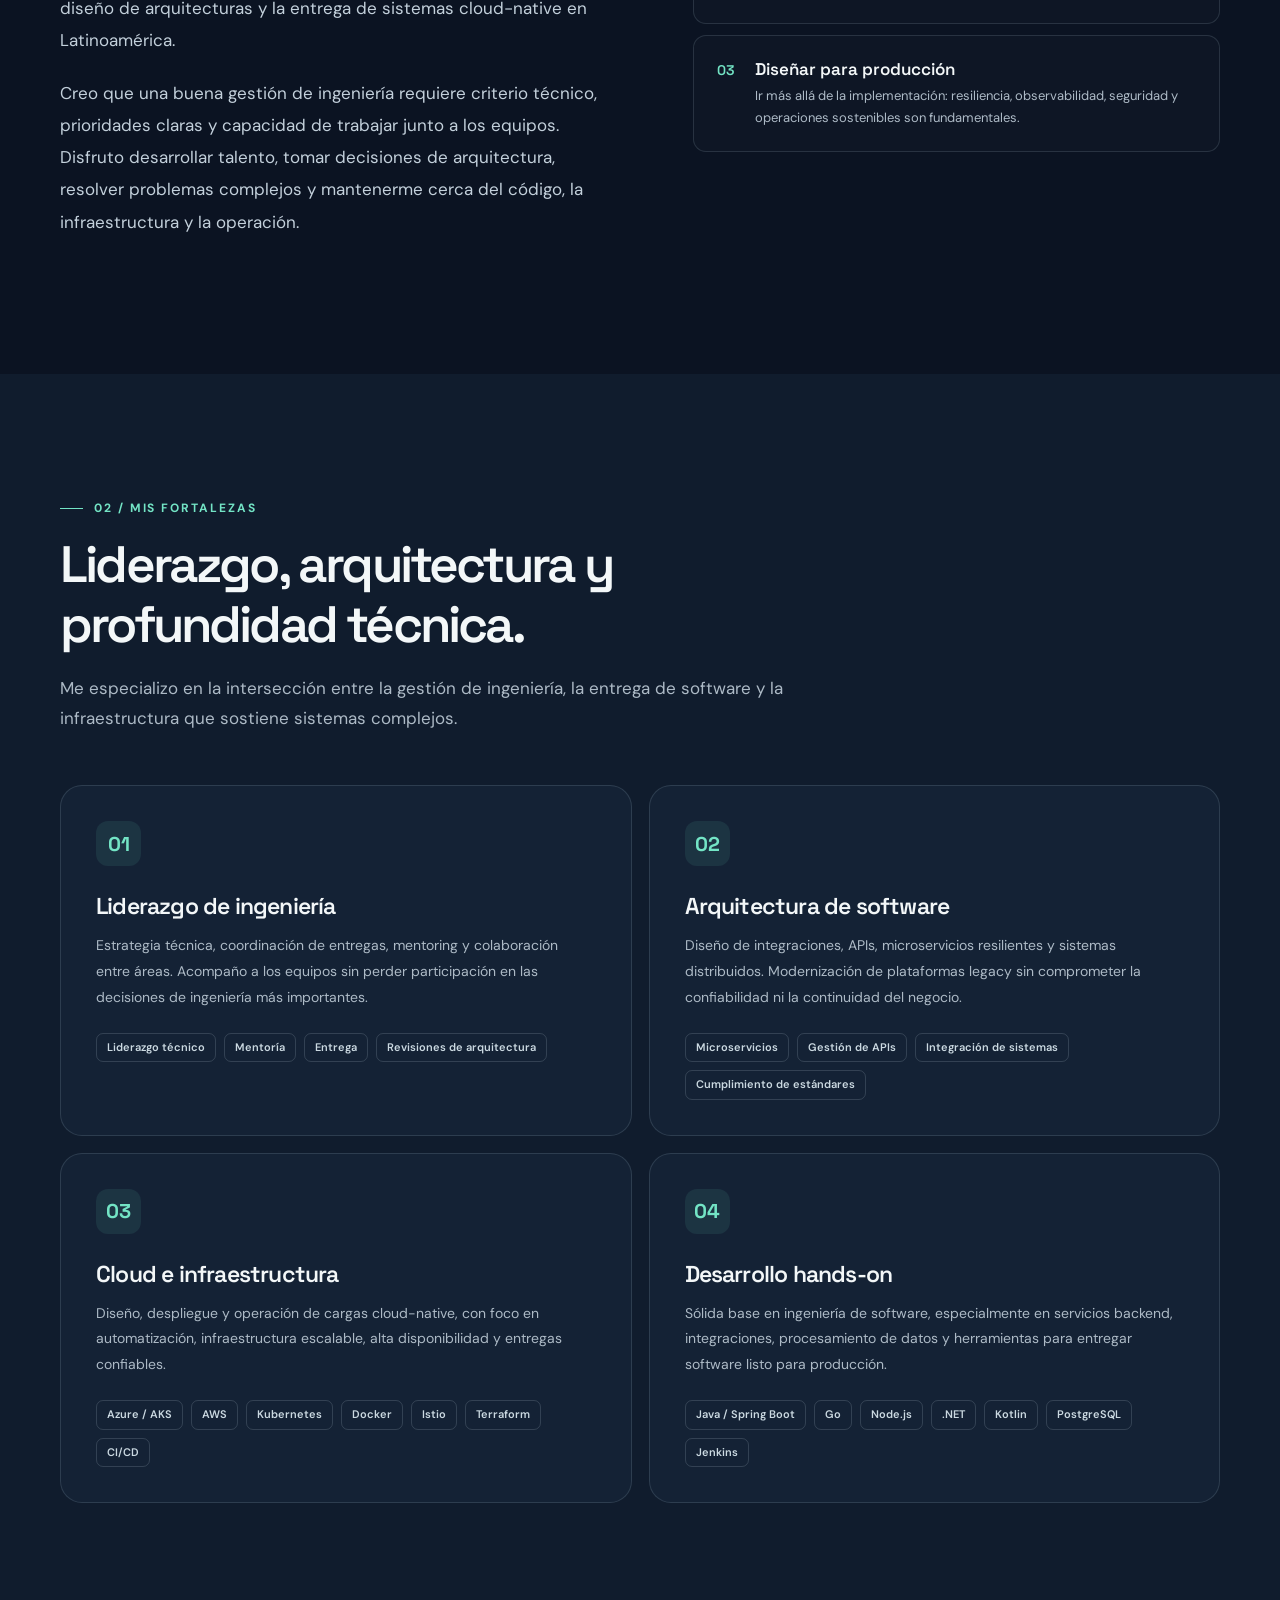
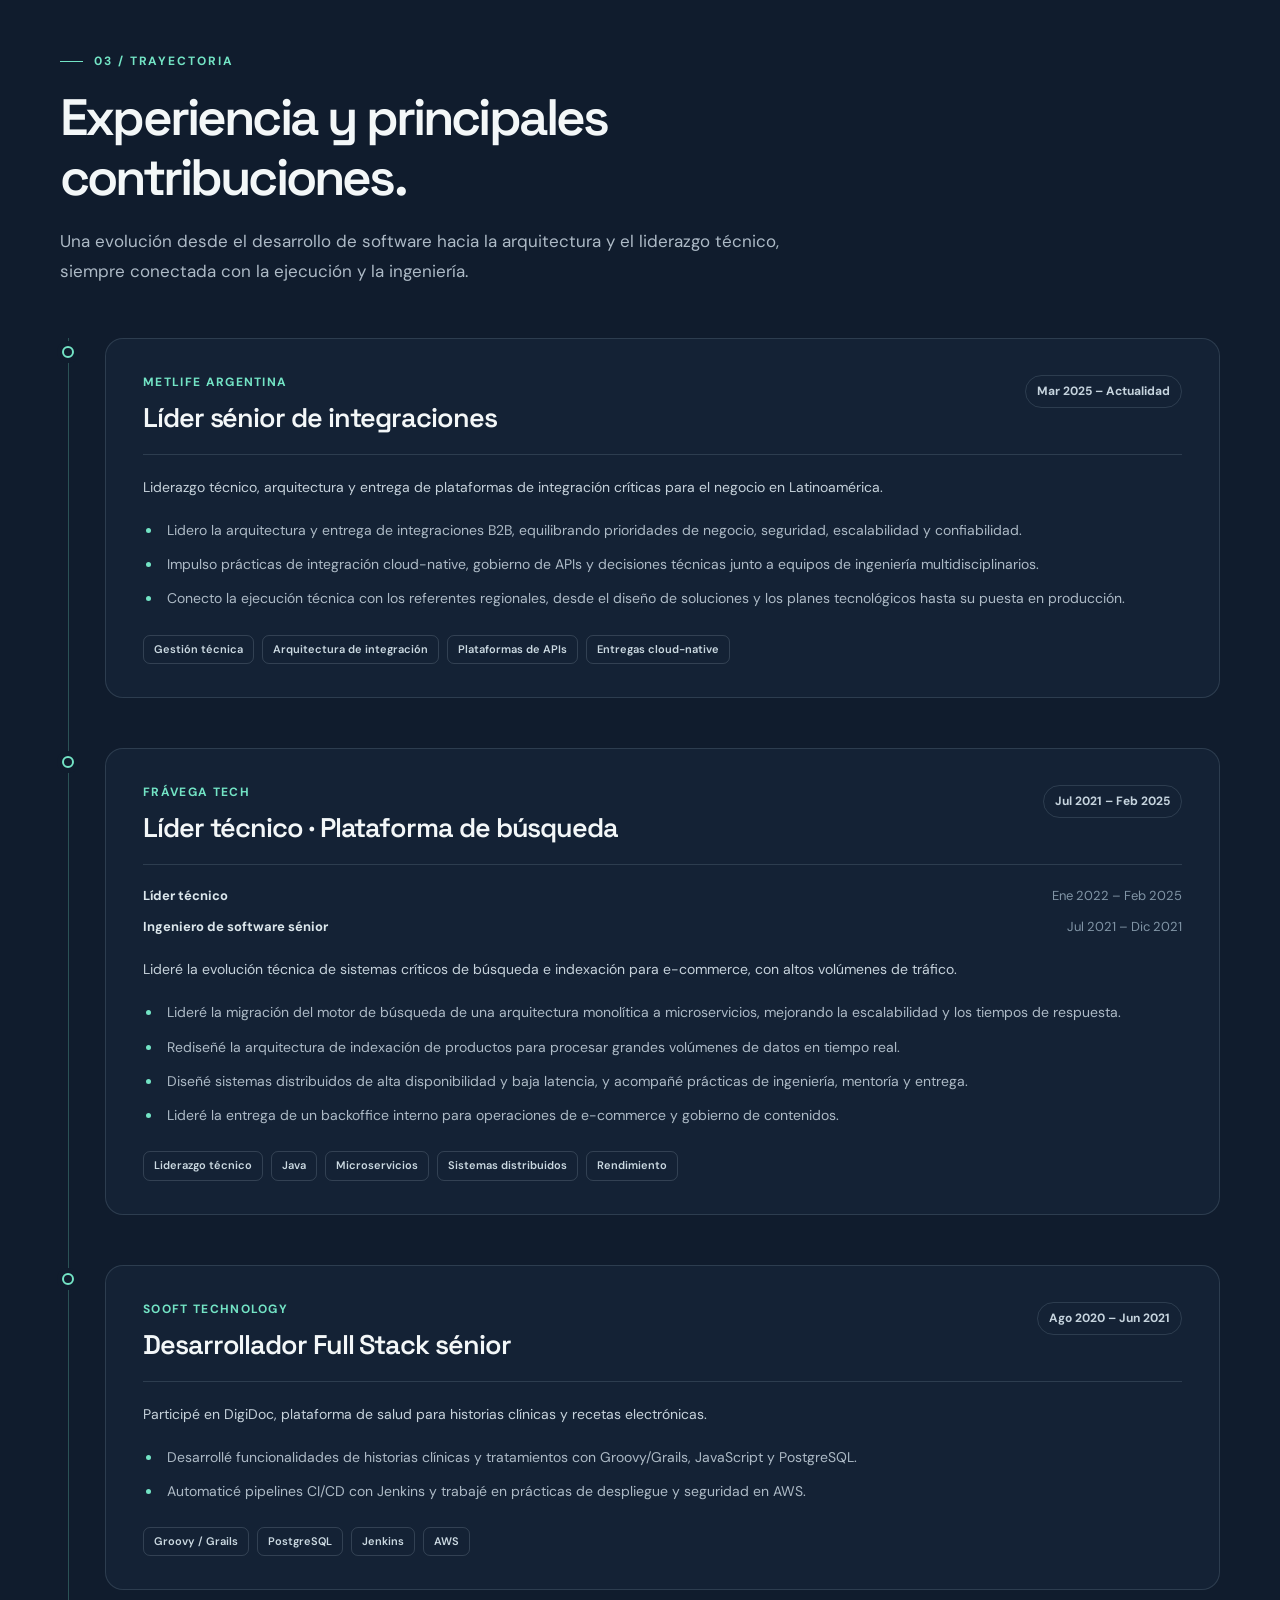
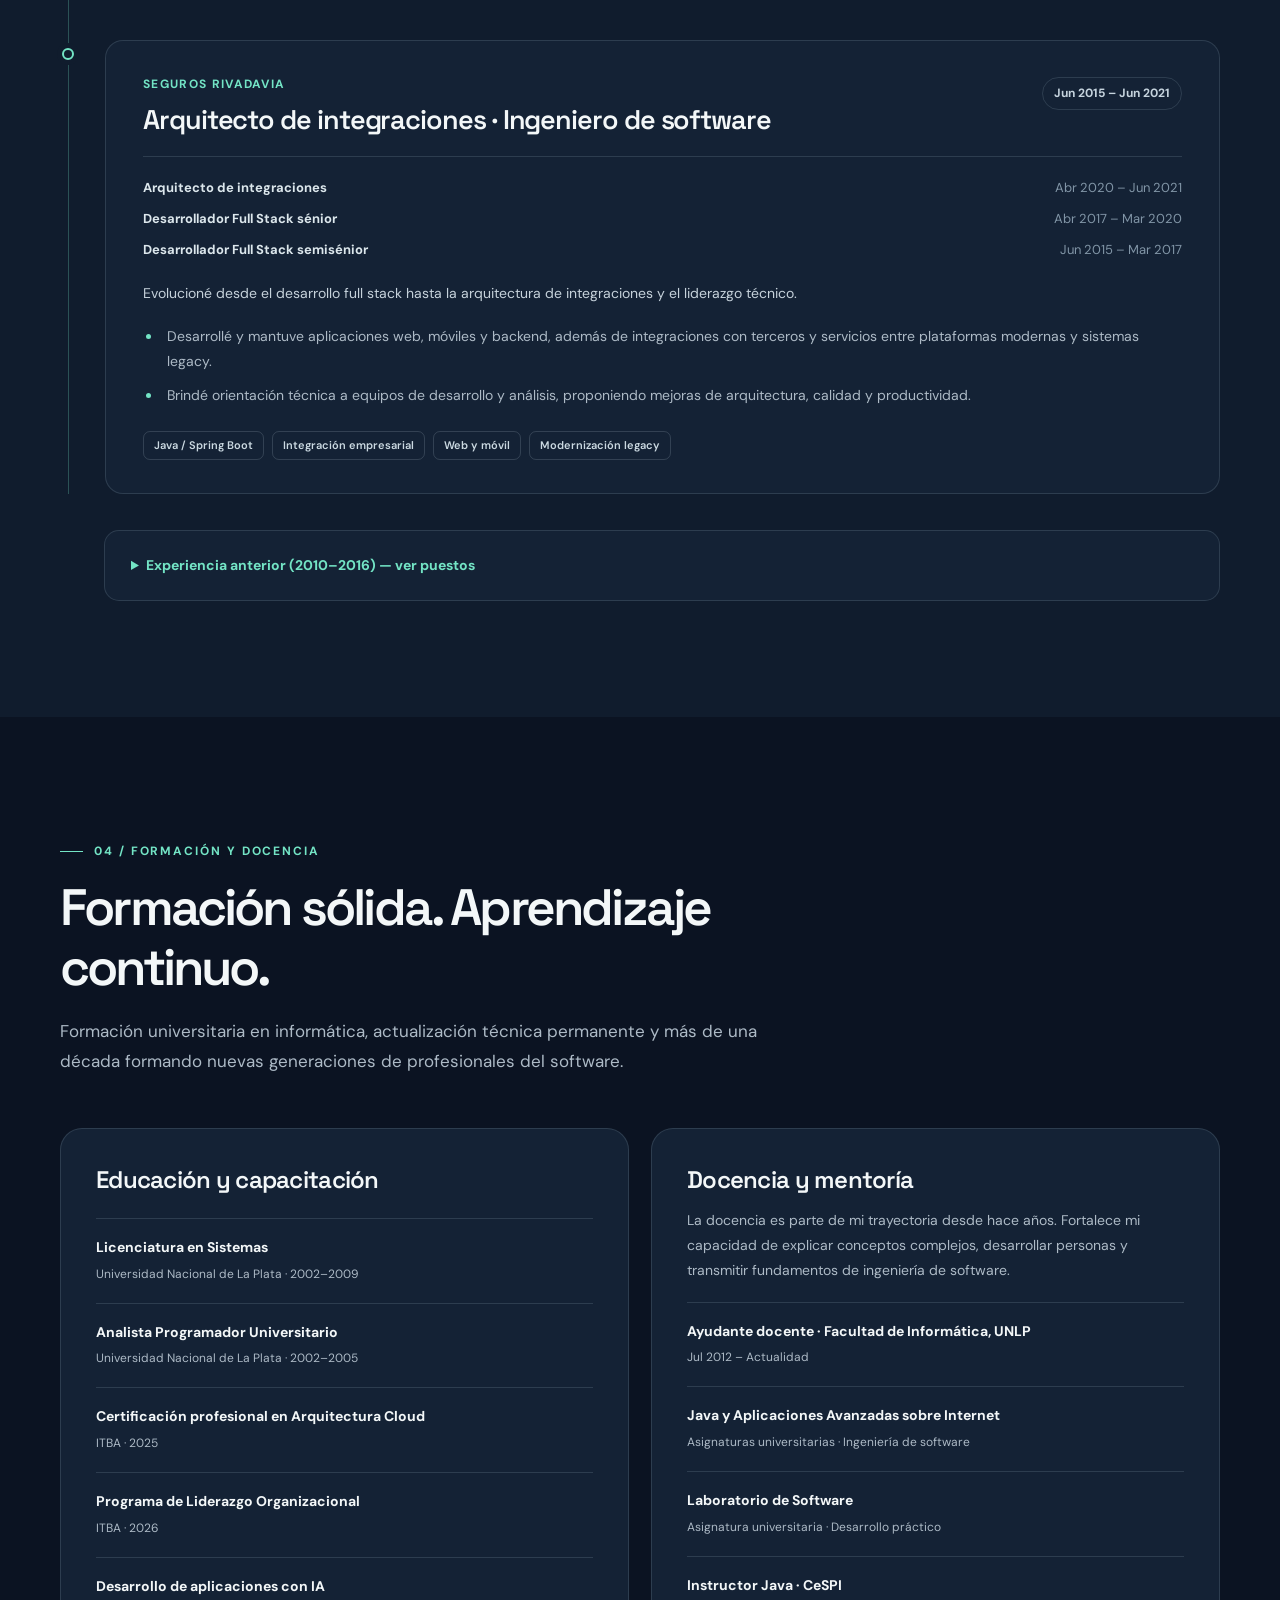
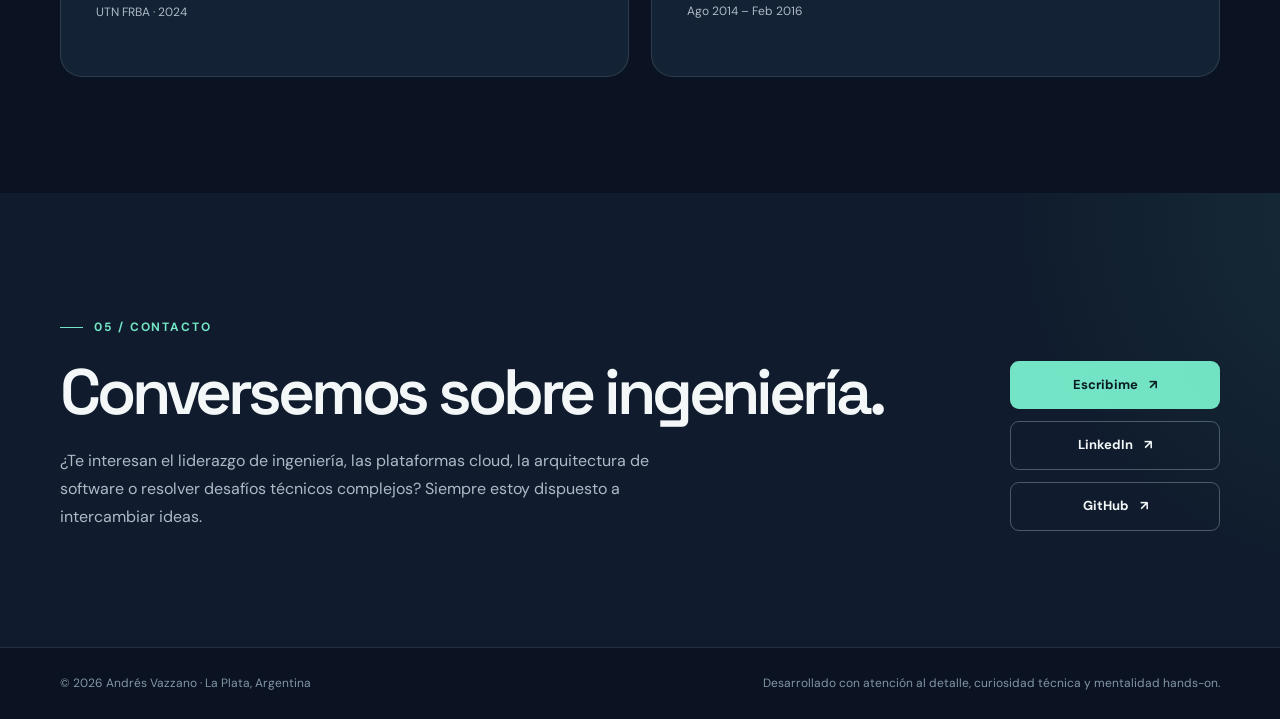
<file: es/index.html>
<!doctype html>
<html lang="es">
<head>
  <meta charset="utf-8">
  <meta name="viewport" content="width=device-width, initial-scale=1">
  <meta name="theme-color" content="#0b1322">
  <meta name="author" content="Andrés Vazzano">
  <meta name="description" content="Andrés Vazzano. Liderazgo técnico hands-on, arquitectura de software, infraestructura cloud y transformación digital.">
  <meta property="og:type" content="website">
  <meta property="og:locale" content="es_AR">
  <meta property="og:locale:alternate" content="en_US">
  <meta property="og:locale:alternate" content="it_IT">
  <meta property="og:title" content="Andrés Vazzano | Engineering Manager y Arquitecto de Software">
  <meta property="og:description" content="Andrés Vazzano. Liderazgo técnico hands-on, arquitectura de software, infraestructura cloud y transformación digital.">
  <meta property="og:url" content="https://avazzano.github.io/profile/es/">
  <meta name="color-scheme" content="dark">
  <link rel="canonical" href="https://avazzano.github.io/profile/es/">
  <link rel="alternate" hreflang="en" href="https://avazzano.github.io/profile/">
  <link rel="alternate" hreflang="es" href="https://avazzano.github.io/profile/es/">
  <link rel="alternate" hreflang="it" href="https://avazzano.github.io/profile/it/">
  <link rel="alternate" hreflang="x-default" href="https://avazzano.github.io/profile/">
  <link rel="icon" href="data:image/svg+xml,%3Csvg xmlns='http://www.w3.org/2000/svg' viewBox='0 0 64 64'%3E%3Crect width='64' height='64' rx='16' fill='%230e2033'/%3E%3Ctext x='50%25' y='55%25' text-anchor='middle' dominant-baseline='middle' fill='%2367e8c6' font-family='Arial,sans-serif' font-weight='700' font-size='27'%3EAV%3C/text%3E%3C/svg%3E">
  <title>Andrés Vazzano | Engineering Manager y Arquitecto de Software</title>
  <link rel="preconnect" href="https://fonts.googleapis.com">
  <link rel="preconnect" href="https://fonts.gstatic.com" crossorigin>
  <link href="https://fonts.googleapis.com/css2?family=DM+Sans:wght@400;500;600;700&amp;family=Space+Grotesk:wght@400;500;600;700&amp;display=swap" rel="stylesheet">
  <style>
    :root{
      --bg:#0b1322;--bg-alt:#101c2d;--surface:#142235;--surface-2:#19293d;
      --ink:#f3f7f8;--muted:#adbac6;--faint:#8195a6;--line:rgba(190,216,228,.15);
      --accent:#73e4c5;--accent-bright:#a3ffe4;--accent-dark:#0b6659;
      --max:1160px;--radius:22px
    }
    *,*::before,*::after{box-sizing:border-box}
    html{scroll-behavior:smooth;scroll-padding-top:94px}
    body{margin:0;background:var(--bg);color:var(--ink);font-family:"DM Sans",Arial,sans-serif;font-size:16px;line-height:1.75;-webkit-font-smoothing:antialiased}
    body::before{content:"";position:absolute;top:0;right:0;z-index:-1;width:75vw;height:730px;background:radial-gradient(ellipse at 65% 10%,rgba(53,144,135,.17),transparent 63%);pointer-events:none}
    a{color:inherit;text-decoration:none}
    a:focus-visible,button:focus-visible,summary:focus-visible{outline:3px solid var(--accent);outline-offset:4px;border-radius:5px}
    button{font:inherit}
    ::selection{background:var(--accent);color:var(--bg)}
    .container{width:min(var(--max),calc(100% - 48px));margin:auto}
    .skip-link{position:absolute;left:16px;top:-70px;background:var(--accent);color:var(--bg);padding:10px 18px;z-index:100}
    .skip-link:focus{top:12px}
    .site-header{position:sticky;top:0;z-index:40;background:rgba(11,19,34,.86);border-bottom:1px solid var(--line);backdrop-filter:blur(18px);-webkit-backdrop-filter:blur(18px)}
    .header-inner{min-height:82px;display:flex;align-items:center;justify-content:space-between;gap:28px}
    .brand{display:flex;align-items:center;gap:13px;font-family:"Space Grotesk",sans-serif;font-size:17px;font-weight:700;letter-spacing:-.03em;white-space:nowrap}
    .brand-mark{width:39px;height:39px;border-radius:12px;display:grid;place-items:center;background:var(--accent);color:var(--bg);font-size:14px;letter-spacing:-.06em}
    .nav{display:flex;align-items:center;gap:33px}
    .nav a{font-size:13px;font-weight:700;letter-spacing:.035em;color:#c4d0da;transition:color .2s}
    .nav a:hover,.nav a:focus-visible{color:var(--accent)}
    .nav .nav-contact{padding:9px 17px;border:1px solid rgba(115,228,197,.6);border-radius:999px;color:var(--accent)}
    .menu-button{display:none;background:transparent;border:1px solid var(--line);color:var(--ink);border-radius:11px;padding:8px 13px;cursor:pointer;font-weight:700}
    .eyebrow{display:inline-flex;align-items:center;gap:11px;color:var(--accent);font-size:12px;font-weight:700;letter-spacing:.16em;text-transform:uppercase}
    .eyebrow::before{content:"";width:23px;height:1px;background:var(--accent)}
    .hero{position:relative;padding:132px 0 110px;overflow:hidden}
    .hero-grid{display:block;max-width:1040px;margin-left:auto;margin-right:auto}
    .hero h1{font-family:"Space Grotesk",sans-serif;font-size:clamp(45px,5.8vw,76px);line-height:1.14;letter-spacing:-.058em;font-weight:600;margin:30px 0 28px;max-width:1050px}
    .hero h1 em{font-style:normal;color:var(--accent)}
    .hero-lead strong{color:var(--ink);font-weight:700}
    .hero-lead{font-size:clamp(17px,1.6vw,20px);color:#cad5df;line-height:1.8;max-width:800px;margin:0 0 32px}
    .hero-meta{display:flex;align-items:center;gap:9px;color:var(--muted);font-size:13px;margin:0 0 35px}
    .hero-meta .dot{background:var(--accent);border-radius:50%;height:7px;width:7px;box-shadow:0 0 0 5px rgba(115,228,197,.12)}
    .actions{display:flex;flex-wrap:wrap;gap:13px}
    .btn{display:inline-flex;align-items:center;justify-content:center;gap:11px;min-height:48px;padding:12px 22px;border-radius:9px;font-size:13px;font-weight:700;transition:transform .2s,background .2s,border-color .2s}
    .btn:hover{transform:translateY(-2px)}
    .btn-primary{background:var(--accent);color:#081b20}
    .btn-primary:hover{background:var(--accent-bright)}
    .btn-outline{border:1px solid rgba(210,230,241,.3);color:var(--ink)}
    .btn-outline:hover{border-color:var(--accent)}
    .stat-strip{display:grid;grid-template-columns:repeat(3,1fr);border-top:1px solid var(--line);border-bottom:1px solid var(--line)}
    .stat{padding:30px 24px;display:flex;gap:16px;align-items:center}
    .stat:first-child{padding-left:0}
    .stat:not(:last-child){border-right:1px solid var(--line)}
    .stat b{font:600 28px/1 "Space Grotesk",sans-serif;letter-spacing:-.055em;color:var(--accent);white-space:nowrap}
    .stat span{color:var(--muted);font-size:12px;line-height:1.5}
    .section{padding:116px 0}
    .section-alt{background:var(--bg-alt)}
    .section-head{max-width:760px;margin-bottom:51px}
    .section-head h2{font:600 clamp(34px,4vw,54px)/1.17 "Space Grotesk",sans-serif;letter-spacing:-.055em;margin:16px 0 18px}
    .section-head p{font-size:17px;color:var(--muted);margin:0;line-height:1.8}
    .about-grid{display:grid;grid-template-columns:1.05fr 1fr;gap:80px;align-items:start}
    .about-copy p{font-size:17px;line-height:1.9;color:#c3d0db;margin:0 0 20px}
    .about-copy p strong{color:var(--ink)}
    .principles{display:grid;gap:11px}
    .principle{border:1px solid var(--line);border-radius:13px;padding:22px 23px;display:flex;align-items:start;gap:20px;background:rgba(255,255,255,.015)}
    .principle-number{font:600 14px "Space Grotesk",sans-serif;color:var(--accent);margin-top:3px}
    .principle h3{margin:0 0 5px;font:600 17px "Space Grotesk",sans-serif}
    .principle p{color:var(--muted);font-size:13px;line-height:1.7;margin:0}
    .expertise-grid{display:grid;grid-template-columns:repeat(2,minmax(0,1fr));gap:17px}
    .expertise-card{padding:35px;background:var(--surface);border:1px solid var(--line);border-radius:var(--radius);transition:transform .2s,border-color .2s}
    .expertise-card:hover{transform:translateY(-4px);border-color:rgba(115,228,197,.38)}
    .card-symbol{width:45px;height:45px;display:grid;place-items:center;border-radius:12px;background:rgba(115,228,197,.09);color:var(--accent);font:700 20px "Space Grotesk",sans-serif;margin-bottom:25px}
    .expertise-card h3{font:600 23px "Space Grotesk",sans-serif;letter-spacing:-.035em;margin:0 0 12px}
    .expertise-card p{font-size:14px;color:var(--muted);line-height:1.85;margin:0 0 22px}
    .tags{display:flex;flex-wrap:wrap;gap:8px}
    .tag{display:inline-block;padding:6px 10px;border:1px solid rgba(201,218,228,.17);border-radius:7px;color:#cbd9e1;font-size:11px;font-weight:600;line-height:1.4}
    .timeline{border-left:1px solid rgba(115,228,197,.27);margin-left:8px}
    .job{position:relative;margin-left:36px;padding:0 0 50px}
    .job::before{content:"";position:absolute;width:12px;height:12px;border-radius:50%;left:-43px;top:8px;background:var(--bg-alt);border:2px solid var(--accent);box-shadow:0 0 0 5px var(--bg-alt)}
    .job:last-child{padding-bottom:0}
    .job-card{border:1px solid var(--line);border-radius:18px;background:var(--surface);padding:33px 37px}
    .job-head{display:flex;justify-content:space-between;align-items:start;gap:22px;padding-bottom:19px;border-bottom:1px solid var(--line);margin-bottom:20px}
    .job-company{color:var(--accent);font-size:12px;font-weight:700;letter-spacing:.11em;text-transform:uppercase;margin:0 0 7px}
    .job h3{font:600 clamp(21px,2.3vw,27px)/1.3 "Space Grotesk",sans-serif;letter-spacing:-.04em;margin:0}
    .job-date{font-size:12px;font-weight:700;white-space:nowrap;color:#c6d4de;border:1px solid var(--line);border-radius:99px;padding:5px 11px;margin-top:3px}
    .job-summary{color:#c6d2db;margin:0 0 17px;font-size:14px;line-height:1.85}
    .job ul{margin:0 0 23px;padding:0 0 0 19px}
    .job li{padding-left:5px;margin-bottom:9px;color:var(--muted);font-size:14px;line-height:1.8}
    .job li::marker{color:var(--accent)}
    .roles{display:grid;gap:8px;margin-bottom:19px;color:#dce7ec;font-size:13px}
    .roles div{display:flex;flex-wrap:wrap;gap:7px;justify-content:space-between}
    .roles strong{font-weight:700}
    .roles span{color:var(--faint)}
    .early{margin:36px 0 0 44px;border:1px solid var(--line);border-radius:15px;background:var(--surface);padding:0 26px}
    .early summary{cursor:pointer;padding:22px 0;color:var(--accent);font-weight:700;font-size:14px}
    .early summary::marker{color:var(--accent)}
    .early-content{border-top:1px solid var(--line);padding:12px 0 25px;display:grid;grid-template-columns:1fr 1fr;gap:18px 34px}
    .early-item h4{font:600 16px "Space Grotesk",sans-serif;margin:14px 0 5px}
    .early-item span{color:var(--accent);font-size:12px;display:block}
    .early-item p{color:var(--muted);font-size:13px;margin:8px 0 0}
    .learning-grid{display:grid;grid-template-columns:1fr 1fr;gap:22px}
    .learning-card{background:var(--surface);border:1px solid var(--line);padding:35px;border-radius:var(--radius)}
    .learning-card h3{font:600 24px "Space Grotesk",sans-serif;margin:0 0 23px;letter-spacing:-.03em}
    .learning-item{padding:18px 0;border-top:1px solid var(--line)}
    .learning-item strong{display:block;font-size:14px;line-height:1.55}
    .learning-item span{display:block;color:var(--muted);font-size:12px;margin-top:5px}
    .learning-intro{color:var(--muted);font-size:14px;margin:-10px 0 18px;line-height:1.8}
    .contact-section{position:relative;overflow:hidden}
    .contact-section::after{position:absolute;content:"";pointer-events:none;width:800px;height:800px;border-radius:100%;right:-500px;top:-380px;background:radial-gradient(circle,rgba(80,180,147,.1),transparent 65%)}
    .contact-grid{display:flex;align-items:end;justify-content:space-between;gap:40px}
    .contact-grid h2{font:600 clamp(40px,5vw,66px)/1.13 "Space Grotesk",sans-serif;letter-spacing:-.065em;margin:18px 0}
    .contact-grid p{color:var(--muted);font-size:16px;max-width:610px;margin:0}
    .contact-links{display:flex;flex-direction:column;align-items:stretch;gap:12px;flex-wrap:nowrap;justify-content:flex-start;min-width:210px}
    .contact-links .btn{width:100%}
    .footer{border-top:1px solid var(--line);padding:25px 0;color:var(--faint);font-size:12px}
    .footer-inner{display:flex;justify-content:space-between;gap:22px;flex-wrap:wrap}
    .footer a:hover{color:var(--accent)}
    @media (max-width:950px){
      .hero{padding:90px 0 78px}
      .hero-grid{display:block}
      .about-grid{gap:35px}
      .nav{gap:17px}
      .nav a{font-size:12px}
    }
    @media (max-width:680px){
      html{scroll-padding-top:70px}
      .container{width:min(var(--max),calc(100% - 36px))}
      .header-inner{min-height:70px}
      .brand{font-size:15px}
      .menu-button{display:inline-flex}
      .nav{display:none;position:absolute;left:0;right:0;top:69px;padding:18px 24px 24px;background:var(--bg);border-bottom:1px solid var(--line);box-shadow:0 20px 28px rgba(0,0,0,.22);flex-direction:column;align-items:stretch;gap:15px}
      .nav.open{display:flex}
      .nav a{font-size:14px;padding:3px 0}
      .nav .nav-contact{text-align:center;padding:9px}
      .hero{padding:77px 0 65px}
      .hero h1{font-size:clamp(39px,10vw,61px)}
      .hero-lead{font-size:16px}
      .stat-strip{grid-template-columns:1fr}
      .stat{padding:19px 0!important}
      .stat:not(:last-child){border-right:0;border-bottom:1px solid var(--line)}
      .stat b{min-width:93px}
      .section{padding:80px 0}
      .section-head{margin-bottom:34px}
      .about-grid,.expertise-grid,.learning-grid,.early-content{grid-template-columns:1fr}
      .expertise-card,.learning-card{padding:26px}
      .job{margin-left:22px;padding-bottom:25px}
      .job::before{left:-29px}
      .job-card{padding:23px}
      .job-head{flex-direction:column;gap:10px}
      .job-date{margin-top:0}
      .roles div{display:block}
      .roles span{display:block;margin-top:2px}
      .early{margin-left:29px;padding:0 19px}
      .contact-grid{align-items:start;flex-direction:column}
      .contact-links{justify-content:start}
    }
    @media (prefers-reduced-motion:reduce){html{scroll-behavior:auto}*,*::before,*::after{transition:none!important;animation:none!important}}
  
    .lang-switch{display:flex;align-items:center;gap:4px;padding:4px;border:1px solid var(--line);border-radius:999px;flex-shrink:0}
    .lang-switch a{display:inline-flex;justify-content:center;align-items:center;min-width:34px;padding:4px 7px;border-radius:999px;font-size:11px;line-height:1.5;font-weight:700;letter-spacing:.05em;color:var(--muted);transition:background .2s,color .2s}
    .lang-switch a:hover{color:var(--accent)}
    .lang-switch a[aria-current="page"]{background:var(--accent);color:var(--bg)}
    @media(max-width:680px){.lang-switch{justify-content:center;align-self:flex-start;margin-top:4px}}
  </style>
  <script type="application/ld+json">
  {
    "@context":"https://schema.org",
    "@type":"Person",
    "name":"Andrés Vazzano",
    "jobTitle":"Senior Integration Lead",
    "description":"Hands-on engineering leader and software architect specializing in cloud infrastructure, software development and technical leadership.",
    "url":"https://avazzano.github.io/profile/",
    "sameAs":["https://www.linkedin.com/in/andres-vazzano/","https://github.com/avazzano"],
    "alumniOf":{"@type":"CollegeOrUniversity","name":"Universidad Nacional de La Plata"},
    "homeLocation":{"@type":"Place","name":"La Plata, Buenos Aires, Argentina"}
  }
  </script>
</head>
<body>
  <a class="skip-link" href="#main">Ir al contenido</a>
  <header class="site-header">
    <div class="container header-inner">
      <a class="brand" href="#home" aria-label="Andrés Vazzano, inicio"><span class="brand-mark">AV</span><span>Andrés Vazzano</span></a>
      <button class="menu-button" id="menu-button" type="button" aria-controls="site-nav" aria-expanded="false">Menú ☰</button>
      <nav class="nav" id="site-nav" aria-label="Navegación principal">
        <a href="#about">Sobre mí</a>
        <a href="#expertise">Especialidades</a>
        <a href="#experience">Experiencia</a>
        <a href="#education">Formación</a>
        <a class="nav-contact" href="#contact">Contacto</a>
        <div class="lang-switch" role="group" aria-label="Elegir idioma">
          <a href="https://avazzano.github.io/profile/" lang="en" hreflang="en" title="English">EN</a>
          <a href="https://avazzano.github.io/profile/es/" lang="es" hreflang="es" aria-current="page" title="Español">ES</a>
          <a href="https://avazzano.github.io/profile/it/" lang="it" hreflang="it" title="Italiano">IT</a>
        </div>
      </nav>
    </div>
  </header>

  <main id="main">
    <section id="home" class="hero" aria-labelledby="hero-heading">
      <div class="container hero-grid">
        <div>
          <span class="eyebrow">Engineering Manager hands-on · Arquitecto de software</span>
          <h1 id="hero-heading">“No se puede usar un <em>mapa antiguo</em> para explorar un mundo nuevo.”</h1>
          <p class="hero-lead"><strong>Acompaño a equipos de ingeniería en sus procesos de transformación digital.</strong> Combino liderazgo técnico y experiencia práctica para alinear personas, arquitectura de software e infraestructura cloud, y convertir desafíos complejos en soluciones confiables y escalables.</p>
          <p class="hero-meta"><span class="dot" aria-hidden="true"></span>Con base en La Plata, Argentina <span aria-hidden="true">·</span> Experiencia en toda Latinoamérica</p>
          <div class="actions">
            <a class="btn btn-primary" href="#experience">Conocé mi trayectoria <span aria-hidden="true">↗</span></a>
            <a class="btn btn-outline" href="https://www.linkedin.com/in/andres-vazzano/" target="_blank" rel="noopener noreferrer">LinkedIn <span aria-hidden="true">↗</span></a>
          </div>
        </div>

      </div>
    </section>

    <div class="container" aria-label="Resumen profesional">
      <div class="stat-strip">
        <div class="stat"><b>15+</b><span>Años en ingeniería<br>de software</span></div>
        <div class="stat"><b>LATAM</b><span>Colaboración interdisciplinaria<br>y entregas regionales</span></div>
        <div class="stat"><b>De punta a punta</b><span>Del sueño<br>al hecho</span></div>
      </div>
    </div>

    <section class="section" id="about" aria-labelledby="about-heading">
      <div class="container">
        <div class="section-head">
          <span class="eyebrow">01 / Perfil</span>
          <h2 id="about-heading">Liderazgo con profundidad técnica.</h2>
        </div>
        <div class="about-grid">
          <div class="about-copy">
            <p>Soy un <strong>líder técnico hands-on y arquitecto de software</strong> con más de 15 años de experiencia diseñando, desarrollando y evolucionando sistemas críticos para el negocio en seguros, comercio electrónico y salud.</p>
            <p>Mi trayectoria abarca desde el desarrollo de servicios backend y la integración de plataformas legacy hasta el liderazgo de equipos, el diseño de arquitecturas y la entrega de sistemas cloud-native en Latinoamérica.</p>
            <p>Creo que una buena gestión de ingeniería requiere criterio técnico, prioridades claras y capacidad de trabajar junto a los equipos. Disfruto desarrollar talento, tomar decisiones de arquitectura, resolver problemas complejos y mantenerme cerca del código, la infraestructura y la operación.</p>
          </div>
          <div class="principles" aria-label="Mi forma de trabajo">
            <div class="principle"><span class="principle-number">01</span><div><h3>Liderar con contexto</h3><p>Traducir objetivos de negocio en una dirección técnica clara, responsabilidades y prioridades de entrega.</p></div></div>
            <div class="principle"><span class="principle-number">02</span><div><h3>Mantenerse hands-on</h3><p>Participar en revisiones de arquitectura, resolución de problemas técnicos, desarrollo y prácticas de entrega.</p></div></div>
            <div class="principle"><span class="principle-number">03</span><div><h3>Diseñar para producción</h3><p>Ir más allá de la implementación: resiliencia, observabilidad, seguridad y operaciones sostenibles son fundamentales.</p></div></div>
          </div>
        </div>
      </div>
    </section>

    <section class="section section-alt" id="expertise" aria-labelledby="expertise-heading">
      <div class="container">
        <div class="section-head">
          <span class="eyebrow">02 / Mis fortalezas</span>
          <h2 id="expertise-heading">Liderazgo, arquitectura y profundidad técnica.</h2>
          <p>Me especializo en la intersección entre la gestión de ingeniería, la entrega de software y la infraestructura que sostiene sistemas complejos.</p>
        </div>
        <div class="expertise-grid">
          <article class="expertise-card">
            <div class="card-symbol" aria-hidden="true">01</div>
            <h3>Liderazgo de ingeniería</h3>
            <p>Estrategia técnica, coordinación de entregas, mentoring y colaboración entre áreas. Acompaño a los equipos sin perder participación en las decisiones de ingeniería más importantes.</p>
            <div class="tags"><span class="tag">Liderazgo técnico</span><span class="tag">Mentoría</span><span class="tag">Entrega</span><span class="tag">Revisiones de arquitectura</span></div>
          </article>
          <article class="expertise-card">
            <div class="card-symbol" aria-hidden="true">02</div>
            <h3>Arquitectura de software</h3>
            <p>Diseño de integraciones, APIs, microservicios resilientes y sistemas distribuidos. Modernización de plataformas legacy sin comprometer la confiabilidad ni la continuidad del negocio.</p>
            <div class="tags"><span class="tag">Microservicios</span><span class="tag">Gestión de APIs</span><span class="tag">Integración de sistemas</span><span class="tag">Cumplimiento de estándares</span></div>
          </article>
          <article class="expertise-card">
            <div class="card-symbol" aria-hidden="true">03</div>
            <h3>Cloud e infraestructura</h3>
            <p>Diseño, despliegue y operación de cargas cloud-native, con foco en automatización, infraestructura escalable, alta disponibilidad y entregas confiables.</p>
            <div class="tags"><span class="tag">Azure / AKS</span><span class="tag">AWS</span><span class="tag">Kubernetes</span><span class="tag">Docker</span><span class="tag">Istio</span><span class="tag">Terraform</span><span class="tag">CI/CD</span></div>
          </article>
          <article class="expertise-card">
            <div class="card-symbol" aria-hidden="true">04</div>
            <h3>Desarrollo hands-on</h3>
            <p>Sólida base en ingeniería de software, especialmente en servicios backend, integraciones, procesamiento de datos y herramientas para entregar software listo para producción.</p>
            <div class="tags"><span class="tag">Java / Spring Boot</span><span class="tag">Go</span><span class="tag">Node.js</span><span class="tag">.NET</span><span class="tag">Kotlin</span><span class="tag">PostgreSQL</span><span class="tag">Jenkins</span></div>
          </article>
        </div>
      </div>
    </section>

    <section class="section section-alt" id="experience" aria-labelledby="experience-heading" style="padding-top:24px">
      <div class="container">
        <div class="section-head">
          <span class="eyebrow">03 / Trayectoria</span>
          <h2 id="experience-heading">Experiencia y principales contribuciones.</h2>
          <p>Una evolución desde el desarrollo de software hacia la arquitectura y el liderazgo técnico, siempre conectada con la ejecución y la ingeniería.</p>
        </div>
        <div class="timeline">
          <article class="job">
            <div class="job-card">
              <div class="job-head">
                <div><p class="job-company">MetLife Argentina</p><h3>Líder sénior de integraciones</h3></div>
                <span class="job-date">Mar 2025 – Actualidad</span>
              </div>
              <p class="job-summary">Liderazgo técnico, arquitectura y entrega de plataformas de integración críticas para el negocio en Latinoamérica.</p>
              <ul>
                <li>Lidero la arquitectura y entrega de integraciones B2B, equilibrando prioridades de negocio, seguridad, escalabilidad y confiabilidad.</li>
                <li>Impulso prácticas de integración cloud-native, gobierno de APIs y decisiones técnicas junto a equipos de ingeniería multidisciplinarios.</li>
                <li>Conecto la ejecución técnica con los referentes regionales, desde el diseño de soluciones y los planes tecnológicos hasta su puesta en producción.</li>
              </ul>
              <div class="tags"><span class="tag">Gestión técnica</span><span class="tag">Arquitectura de integración</span><span class="tag">Plataformas de APIs</span><span class="tag">Entregas cloud-native</span></div>
            </div>
          </article>

          <article class="job">
            <div class="job-card">
              <div class="job-head">
                <div><p class="job-company">Frávega Tech</p><h3>Líder técnico · Plataforma de búsqueda</h3></div>
                <span class="job-date">Jul 2021 – Feb 2025</span>
              </div>
              <div class="roles">
                <div><strong>Líder técnico</strong><span>Ene 2022 – Feb 2025</span></div>
                <div><strong>Ingeniero de software sénior</strong><span>Jul 2021 – Dic 2021</span></div>
              </div>
              <p class="job-summary">Lideré la evolución técnica de sistemas críticos de búsqueda e indexación para e-commerce, con altos volúmenes de tráfico.</p>
              <ul>
                <li>Lideré la migración del motor de búsqueda de una arquitectura monolítica a microservicios, mejorando la escalabilidad y los tiempos de respuesta.</li>
                <li>Rediseñé la arquitectura de indexación de productos para procesar grandes volúmenes de datos en tiempo real.</li>
                <li>Diseñé sistemas distribuidos de alta disponibilidad y baja latencia, y acompañé prácticas de ingeniería, mentoría y entrega.</li>
                <li>Lideré la entrega de un backoffice interno para operaciones de e-commerce y gobierno de contenidos.</li>
              </ul>
              <div class="tags"><span class="tag">Liderazgo técnico</span><span class="tag">Java</span><span class="tag">Microservicios</span><span class="tag">Sistemas distribuidos</span><span class="tag">Rendimiento</span></div>
            </div>
          </article>

          <article class="job">
            <div class="job-card">
              <div class="job-head">
                <div><p class="job-company">SOOFT Technology</p><h3>Desarrollador Full Stack sénior</h3></div>
                <span class="job-date">Ago 2020 – Jun 2021</span>
              </div>
              <p class="job-summary">Participé en DigiDoc, plataforma de salud para historias clínicas y recetas electrónicas.</p>
              <ul>
                <li>Desarrollé funcionalidades de historias clínicas y tratamientos con Groovy/Grails, JavaScript y PostgreSQL.</li>
                <li>Automaticé pipelines CI/CD con Jenkins y trabajé en prácticas de despliegue y seguridad en AWS.</li>
              </ul>
              <div class="tags"><span class="tag">Groovy / Grails</span><span class="tag">PostgreSQL</span><span class="tag">Jenkins</span><span class="tag">AWS</span></div>
            </div>
          </article>

          <article class="job">
            <div class="job-card">
              <div class="job-head">
                <div><p class="job-company">Seguros Rivadavia</p><h3>Arquitecto de integraciones · Ingeniero de software</h3></div>
                <span class="job-date">Jun 2015 – Jun 2021</span>
              </div>
              <div class="roles">
                <div><strong>Arquitecto de integraciones</strong><span>Abr 2020 – Jun 2021</span></div>
                <div><strong>Desarrollador Full Stack sénior</strong><span>Abr 2017 – Mar 2020</span></div>
                <div><strong>Desarrollador Full Stack semisénior</strong><span>Jun 2015 – Mar 2017</span></div>
              </div>
              <p class="job-summary">Evolucioné desde el desarrollo full stack hasta la arquitectura de integraciones y el liderazgo técnico.</p>
              <ul>
                <li>Desarrollé y mantuve aplicaciones web, móviles y backend, además de integraciones con terceros y servicios entre plataformas modernas y sistemas legacy.</li>
                <li>Brindé orientación técnica a equipos de desarrollo y análisis, proponiendo mejoras de arquitectura, calidad y productividad.</li>
              </ul>
              <div class="tags"><span class="tag">Java / Spring Boot</span><span class="tag">Integración empresarial</span><span class="tag">Web y móvil</span><span class="tag">Modernización legacy</span></div>
            </div>
          </article>
        </div>

        <details class="early">
          <summary>Experiencia anterior (2010–2016) — ver puestos</summary>
          <div class="early-content">
            <div class="early-item"><h4>CeSPI · Instructor de Java</h4><span>Ago 2014 – Feb 2016</span><p>Dicté cursos de programación Java para niveles inicial e intermedio.</p></div>
            <div class="early-item"><h4>Ministerio de Infraestructura · Consultor de software</h4><span>Ene 2015 – Jul 2015</span><p>Desarrollé aplicaciones web para el sector público con Python, Django y PostgreSQL.</p></div>
            <div class="early-item"><h4>SENASA · Desarrollador Full Stack</h4><span>Oct 2012 – Dic 2014</span><p>Desarrollé aplicaciones empresariales con Java, JSF, JPA y Oracle.</p></div>
            <div class="early-item"><h4>LIFIA · Desarrollador Java</h4><span>May 2010 – Sep 2012</span><p>Diseñé y desarrollé módulos para sistemas financieros del gobierno nacional con Java, Spring, Hibernate y Oracle.</p></div>
          </div>
        </details>
      </div>
    </section>

    <section class="section" id="education" aria-labelledby="education-heading">
      <div class="container">
        <div class="section-head">
          <span class="eyebrow">04 / Formación y docencia</span>
          <h2 id="education-heading">Formación sólida. Aprendizaje continuo.</h2>
          <p>Formación universitaria en informática, actualización técnica permanente y más de una década formando nuevas generaciones de profesionales del software.</p>
        </div>
        <div class="learning-grid">
          <div class="learning-card">
            <h3>Educación y capacitación</h3>
            <div class="learning-item"><strong>Licenciatura en Sistemas</strong><span>Universidad Nacional de La Plata · 2002–2009</span></div>
            <div class="learning-item"><strong>Analista Programador Universitario</strong><span>Universidad Nacional de La Plata · 2002–2005</span></div>
            <div class="learning-item"><strong>Certificación profesional en Arquitectura Cloud</strong><span>ITBA · 2025</span></div>
            <div class="learning-item"><strong>Programa de Liderazgo Organizacional</strong><span>ITBA · 2026</span></div>
            <div class="learning-item"><strong>Desarrollo de aplicaciones con IA</strong><span>UTN FRBA · 2024</span></div>
          </div>
          <div class="learning-card">
            <h3>Docencia y mentoría</h3>
            <p class="learning-intro">La docencia es parte de mi trayectoria desde hace años. Fortalece mi capacidad de explicar conceptos complejos, desarrollar personas y transmitir fundamentos de ingeniería de software.</p>
            <div class="learning-item"><strong>Ayudante docente · Facultad de Informática, UNLP</strong><span>Jul 2012 – Actualidad</span></div>
            <div class="learning-item"><strong>Java y Aplicaciones Avanzadas sobre Internet</strong><span>Asignaturas universitarias · Ingeniería de software</span></div>
            <div class="learning-item"><strong>Laboratorio de Software</strong><span>Asignatura universitaria · Desarrollo práctico</span></div>
            <div class="learning-item"><strong>Instructor Java · CeSPI</strong><span>Ago 2014 – Feb 2016</span></div>
          </div>
        </div>
      </div>
    </section>

    <section class="section section-alt contact-section" id="contact" aria-labelledby="contact-heading">
      <div class="container contact-grid">
        <div>
          <span class="eyebrow">05 / Contacto</span>
          <h2 id="contact-heading">Conversemos sobre ingeniería.</h2>
          <p>¿Te interesan el liderazgo de ingeniería, las plataformas cloud, la arquitectura de software o resolver desafíos técnicos complejos? Siempre estoy dispuesto a intercambiar ideas.</p>
        </div>
        <div class="contact-links">
          <a class="btn btn-primary" href="mailto:andres.vazzano@gmail.com">Escribime <span aria-hidden="true">↗</span></a>
          <a class="btn btn-outline" href="https://www.linkedin.com/in/andres-vazzano/" target="_blank" rel="noopener noreferrer">LinkedIn <span aria-hidden="true">↗</span></a>
          <a class="btn btn-outline" href="https://github.com/avazzano" target="_blank" rel="noopener noreferrer">GitHub <span aria-hidden="true">↗</span></a>
        </div>
      </div>
    </section>
  </main>

  <footer class="footer">
    <div class="container footer-inner">
      <span>© <span id="year">2026</span> Andrés Vazzano · La Plata, Argentina</span>
      <span>Desarrollado con atención al detalle, curiosidad técnica y mentalidad hands-on.</span>
    </div>
  </footer>
  <script>
    (function(){
      var menuButton=document.getElementById('menu-button');
      var nav=document.getElementById('site-nav');
      menuButton.addEventListener('click',function(){
        var expanded=menuButton.getAttribute('aria-expanded')==='true';
        menuButton.setAttribute('aria-expanded',String(!expanded));
        nav.classList.toggle('open',!expanded);
      });
      nav.querySelectorAll('a').forEach(function(link){link.addEventListener('click',function(){
        nav.classList.remove('open');menuButton.setAttribute('aria-expanded','false');
      })});
      document.getElementById('year').textContent=new Date().getFullYear();
    })();
  </script>
</body>
</html>
</file>
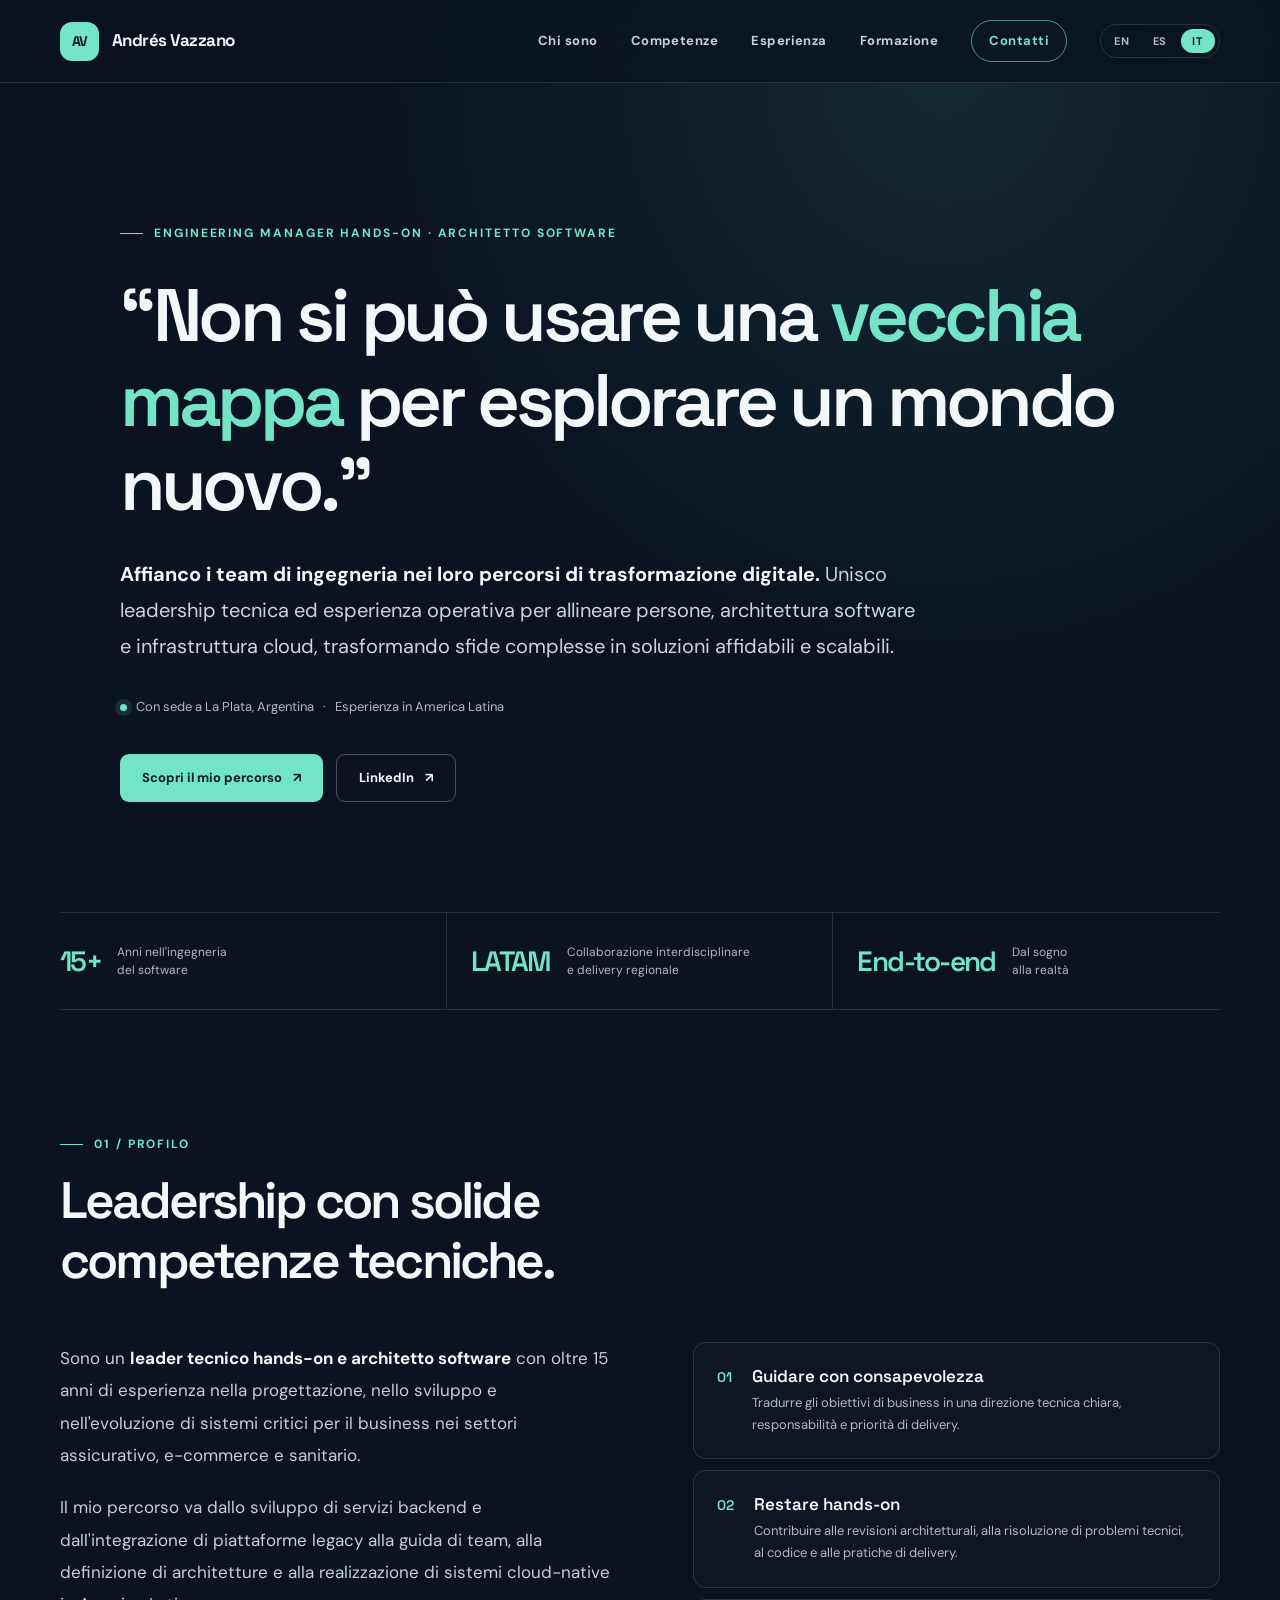
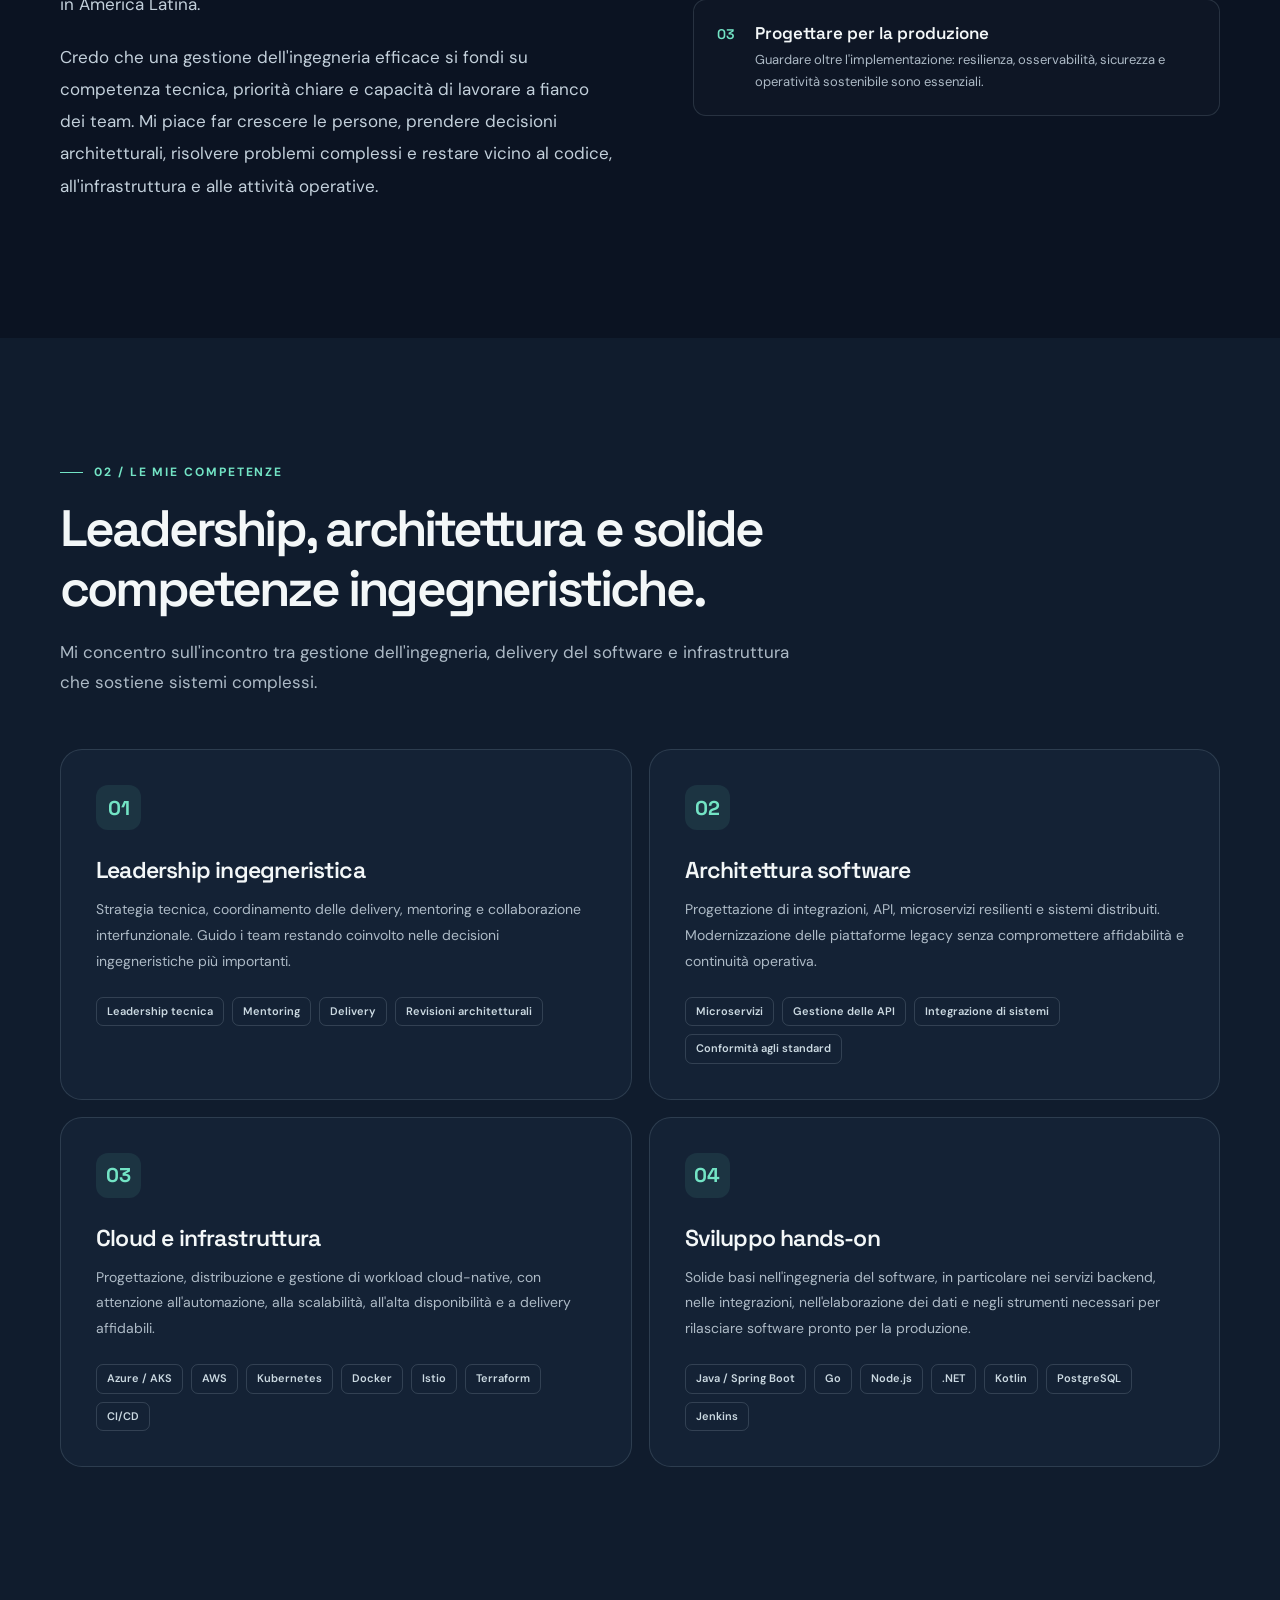
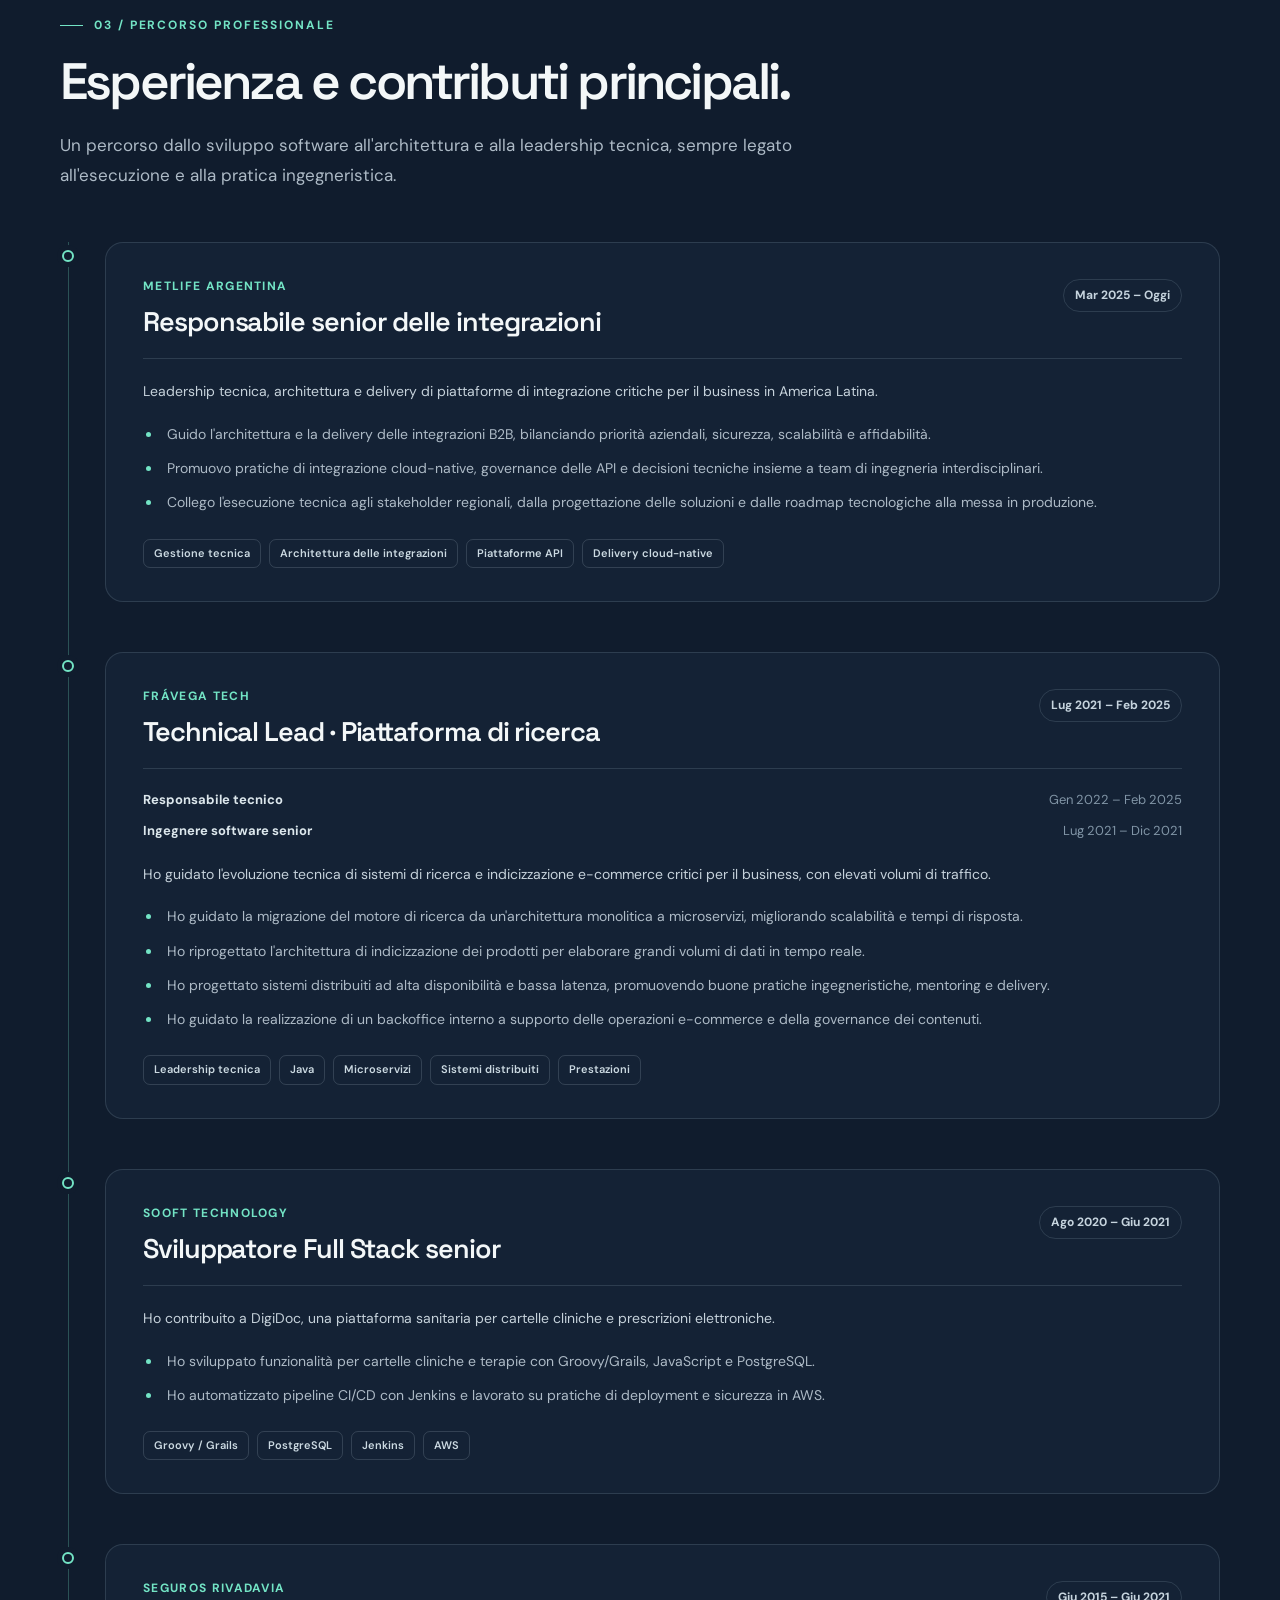
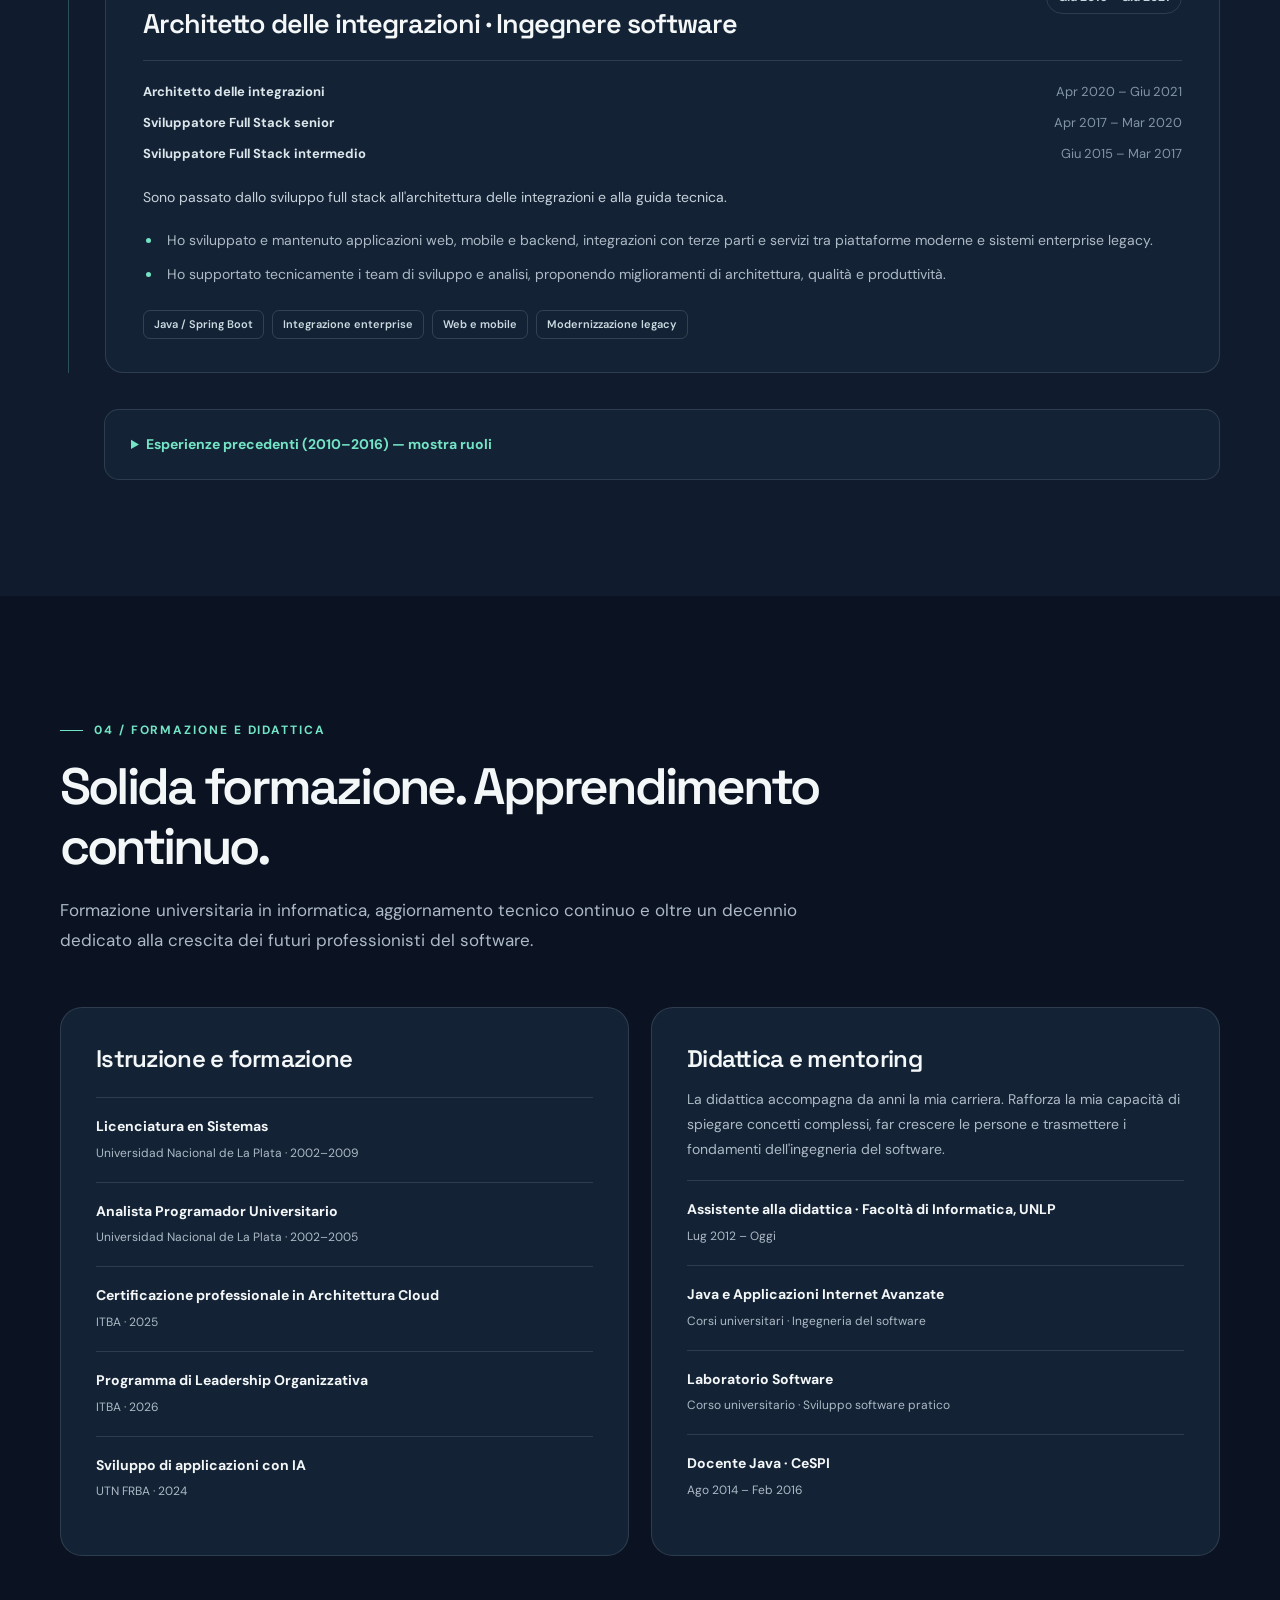
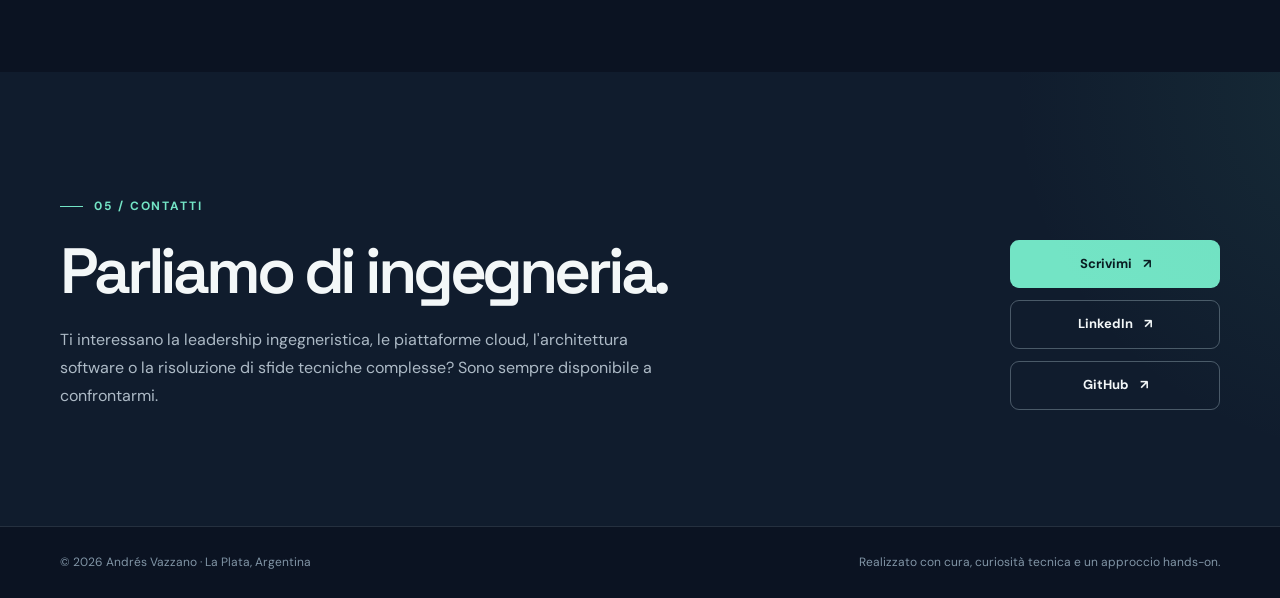
<file: it/index.html>
<!doctype html>
<html lang="it">
<head>
  <meta charset="utf-8">
  <meta name="viewport" content="width=device-width, initial-scale=1">
  <meta name="theme-color" content="#0b1322">
  <meta name="author" content="Andrés Vazzano">
  <meta name="description" content="Andrés Vazzano. Leadership tecnica hands-on, architettura software, infrastruttura cloud e trasformazione digitale.">
  <meta property="og:type" content="website">
  <meta property="og:locale" content="it_IT">
  <meta property="og:locale:alternate" content="en_US">
  <meta property="og:locale:alternate" content="es_AR">
  <meta property="og:title" content="Andrés Vazzano | Engineering Manager e Architetto Software">
  <meta property="og:description" content="Andrés Vazzano. Leadership tecnica hands-on, architettura software, infrastruttura cloud e trasformazione digitale.">
  <meta property="og:url" content="https://avazzano.github.io/profile/it/">
  <meta name="color-scheme" content="dark">
  <link rel="canonical" href="https://avazzano.github.io/profile/it/">
  <link rel="alternate" hreflang="en" href="https://avazzano.github.io/profile/">
  <link rel="alternate" hreflang="es" href="https://avazzano.github.io/profile/es/">
  <link rel="alternate" hreflang="it" href="https://avazzano.github.io/profile/it/">
  <link rel="alternate" hreflang="x-default" href="https://avazzano.github.io/profile/">
  <link rel="icon" href="data:image/svg+xml,%3Csvg xmlns='http://www.w3.org/2000/svg' viewBox='0 0 64 64'%3E%3Crect width='64' height='64' rx='16' fill='%230e2033'/%3E%3Ctext x='50%25' y='55%25' text-anchor='middle' dominant-baseline='middle' fill='%2367e8c6' font-family='Arial,sans-serif' font-weight='700' font-size='27'%3EAV%3C/text%3E%3C/svg%3E">
  <title>Andrés Vazzano | Engineering Manager e Architetto Software</title>
  <link rel="preconnect" href="https://fonts.googleapis.com">
  <link rel="preconnect" href="https://fonts.gstatic.com" crossorigin>
  <link href="https://fonts.googleapis.com/css2?family=DM+Sans:wght@400;500;600;700&amp;family=Space+Grotesk:wght@400;500;600;700&amp;display=swap" rel="stylesheet">
  <style>
    :root{
      --bg:#0b1322;--bg-alt:#101c2d;--surface:#142235;--surface-2:#19293d;
      --ink:#f3f7f8;--muted:#adbac6;--faint:#8195a6;--line:rgba(190,216,228,.15);
      --accent:#73e4c5;--accent-bright:#a3ffe4;--accent-dark:#0b6659;
      --max:1160px;--radius:22px
    }
    *,*::before,*::after{box-sizing:border-box}
    html{scroll-behavior:smooth;scroll-padding-top:94px}
    body{margin:0;background:var(--bg);color:var(--ink);font-family:"DM Sans",Arial,sans-serif;font-size:16px;line-height:1.75;-webkit-font-smoothing:antialiased}
    body::before{content:"";position:absolute;top:0;right:0;z-index:-1;width:75vw;height:730px;background:radial-gradient(ellipse at 65% 10%,rgba(53,144,135,.17),transparent 63%);pointer-events:none}
    a{color:inherit;text-decoration:none}
    a:focus-visible,button:focus-visible,summary:focus-visible{outline:3px solid var(--accent);outline-offset:4px;border-radius:5px}
    button{font:inherit}
    ::selection{background:var(--accent);color:var(--bg)}
    .container{width:min(var(--max),calc(100% - 48px));margin:auto}
    .skip-link{position:absolute;left:16px;top:-70px;background:var(--accent);color:var(--bg);padding:10px 18px;z-index:100}
    .skip-link:focus{top:12px}
    .site-header{position:sticky;top:0;z-index:40;background:rgba(11,19,34,.86);border-bottom:1px solid var(--line);backdrop-filter:blur(18px);-webkit-backdrop-filter:blur(18px)}
    .header-inner{min-height:82px;display:flex;align-items:center;justify-content:space-between;gap:28px}
    .brand{display:flex;align-items:center;gap:13px;font-family:"Space Grotesk",sans-serif;font-size:17px;font-weight:700;letter-spacing:-.03em;white-space:nowrap}
    .brand-mark{width:39px;height:39px;border-radius:12px;display:grid;place-items:center;background:var(--accent);color:var(--bg);font-size:14px;letter-spacing:-.06em}
    .nav{display:flex;align-items:center;gap:33px}
    .nav a{font-size:13px;font-weight:700;letter-spacing:.035em;color:#c4d0da;transition:color .2s}
    .nav a:hover,.nav a:focus-visible{color:var(--accent)}
    .nav .nav-contact{padding:9px 17px;border:1px solid rgba(115,228,197,.6);border-radius:999px;color:var(--accent)}
    .menu-button{display:none;background:transparent;border:1px solid var(--line);color:var(--ink);border-radius:11px;padding:8px 13px;cursor:pointer;font-weight:700}
    .eyebrow{display:inline-flex;align-items:center;gap:11px;color:var(--accent);font-size:12px;font-weight:700;letter-spacing:.16em;text-transform:uppercase}
    .eyebrow::before{content:"";width:23px;height:1px;background:var(--accent)}
    .hero{position:relative;padding:132px 0 110px;overflow:hidden}
    .hero-grid{display:block;max-width:1040px;margin-left:auto;margin-right:auto}
    .hero h1{font-family:"Space Grotesk",sans-serif;font-size:clamp(45px,5.8vw,76px);line-height:1.14;letter-spacing:-.058em;font-weight:600;margin:30px 0 28px;max-width:1050px}
    .hero h1 em{font-style:normal;color:var(--accent)}
    .hero-lead strong{color:var(--ink);font-weight:700}
    .hero-lead{font-size:clamp(17px,1.6vw,20px);color:#cad5df;line-height:1.8;max-width:800px;margin:0 0 32px}
    .hero-meta{display:flex;align-items:center;gap:9px;color:var(--muted);font-size:13px;margin:0 0 35px}
    .hero-meta .dot{background:var(--accent);border-radius:50%;height:7px;width:7px;box-shadow:0 0 0 5px rgba(115,228,197,.12)}
    .actions{display:flex;flex-wrap:wrap;gap:13px}
    .btn{display:inline-flex;align-items:center;justify-content:center;gap:11px;min-height:48px;padding:12px 22px;border-radius:9px;font-size:13px;font-weight:700;transition:transform .2s,background .2s,border-color .2s}
    .btn:hover{transform:translateY(-2px)}
    .btn-primary{background:var(--accent);color:#081b20}
    .btn-primary:hover{background:var(--accent-bright)}
    .btn-outline{border:1px solid rgba(210,230,241,.3);color:var(--ink)}
    .btn-outline:hover{border-color:var(--accent)}
    .stat-strip{display:grid;grid-template-columns:repeat(3,1fr);border-top:1px solid var(--line);border-bottom:1px solid var(--line)}
    .stat{padding:30px 24px;display:flex;gap:16px;align-items:center}
    .stat:first-child{padding-left:0}
    .stat:not(:last-child){border-right:1px solid var(--line)}
    .stat b{font:600 28px/1 "Space Grotesk",sans-serif;letter-spacing:-.055em;color:var(--accent);white-space:nowrap}
    .stat span{color:var(--muted);font-size:12px;line-height:1.5}
    .section{padding:116px 0}
    .section-alt{background:var(--bg-alt)}
    .section-head{max-width:760px;margin-bottom:51px}
    .section-head h2{font:600 clamp(34px,4vw,54px)/1.17 "Space Grotesk",sans-serif;letter-spacing:-.055em;margin:16px 0 18px}
    .section-head p{font-size:17px;color:var(--muted);margin:0;line-height:1.8}
    .about-grid{display:grid;grid-template-columns:1.05fr 1fr;gap:80px;align-items:start}
    .about-copy p{font-size:17px;line-height:1.9;color:#c3d0db;margin:0 0 20px}
    .about-copy p strong{color:var(--ink)}
    .principles{display:grid;gap:11px}
    .principle{border:1px solid var(--line);border-radius:13px;padding:22px 23px;display:flex;align-items:start;gap:20px;background:rgba(255,255,255,.015)}
    .principle-number{font:600 14px "Space Grotesk",sans-serif;color:var(--accent);margin-top:3px}
    .principle h3{margin:0 0 5px;font:600 17px "Space Grotesk",sans-serif}
    .principle p{color:var(--muted);font-size:13px;line-height:1.7;margin:0}
    .expertise-grid{display:grid;grid-template-columns:repeat(2,minmax(0,1fr));gap:17px}
    .expertise-card{padding:35px;background:var(--surface);border:1px solid var(--line);border-radius:var(--radius);transition:transform .2s,border-color .2s}
    .expertise-card:hover{transform:translateY(-4px);border-color:rgba(115,228,197,.38)}
    .card-symbol{width:45px;height:45px;display:grid;place-items:center;border-radius:12px;background:rgba(115,228,197,.09);color:var(--accent);font:700 20px "Space Grotesk",sans-serif;margin-bottom:25px}
    .expertise-card h3{font:600 23px "Space Grotesk",sans-serif;letter-spacing:-.035em;margin:0 0 12px}
    .expertise-card p{font-size:14px;color:var(--muted);line-height:1.85;margin:0 0 22px}
    .tags{display:flex;flex-wrap:wrap;gap:8px}
    .tag{display:inline-block;padding:6px 10px;border:1px solid rgba(201,218,228,.17);border-radius:7px;color:#cbd9e1;font-size:11px;font-weight:600;line-height:1.4}
    .timeline{border-left:1px solid rgba(115,228,197,.27);margin-left:8px}
    .job{position:relative;margin-left:36px;padding:0 0 50px}
    .job::before{content:"";position:absolute;width:12px;height:12px;border-radius:50%;left:-43px;top:8px;background:var(--bg-alt);border:2px solid var(--accent);box-shadow:0 0 0 5px var(--bg-alt)}
    .job:last-child{padding-bottom:0}
    .job-card{border:1px solid var(--line);border-radius:18px;background:var(--surface);padding:33px 37px}
    .job-head{display:flex;justify-content:space-between;align-items:start;gap:22px;padding-bottom:19px;border-bottom:1px solid var(--line);margin-bottom:20px}
    .job-company{color:var(--accent);font-size:12px;font-weight:700;letter-spacing:.11em;text-transform:uppercase;margin:0 0 7px}
    .job h3{font:600 clamp(21px,2.3vw,27px)/1.3 "Space Grotesk",sans-serif;letter-spacing:-.04em;margin:0}
    .job-date{font-size:12px;font-weight:700;white-space:nowrap;color:#c6d4de;border:1px solid var(--line);border-radius:99px;padding:5px 11px;margin-top:3px}
    .job-summary{color:#c6d2db;margin:0 0 17px;font-size:14px;line-height:1.85}
    .job ul{margin:0 0 23px;padding:0 0 0 19px}
    .job li{padding-left:5px;margin-bottom:9px;color:var(--muted);font-size:14px;line-height:1.8}
    .job li::marker{color:var(--accent)}
    .roles{display:grid;gap:8px;margin-bottom:19px;color:#dce7ec;font-size:13px}
    .roles div{display:flex;flex-wrap:wrap;gap:7px;justify-content:space-between}
    .roles strong{font-weight:700}
    .roles span{color:var(--faint)}
    .early{margin:36px 0 0 44px;border:1px solid var(--line);border-radius:15px;background:var(--surface);padding:0 26px}
    .early summary{cursor:pointer;padding:22px 0;color:var(--accent);font-weight:700;font-size:14px}
    .early summary::marker{color:var(--accent)}
    .early-content{border-top:1px solid var(--line);padding:12px 0 25px;display:grid;grid-template-columns:1fr 1fr;gap:18px 34px}
    .early-item h4{font:600 16px "Space Grotesk",sans-serif;margin:14px 0 5px}
    .early-item span{color:var(--accent);font-size:12px;display:block}
    .early-item p{color:var(--muted);font-size:13px;margin:8px 0 0}
    .learning-grid{display:grid;grid-template-columns:1fr 1fr;gap:22px}
    .learning-card{background:var(--surface);border:1px solid var(--line);padding:35px;border-radius:var(--radius)}
    .learning-card h3{font:600 24px "Space Grotesk",sans-serif;margin:0 0 23px;letter-spacing:-.03em}
    .learning-item{padding:18px 0;border-top:1px solid var(--line)}
    .learning-item strong{display:block;font-size:14px;line-height:1.55}
    .learning-item span{display:block;color:var(--muted);font-size:12px;margin-top:5px}
    .learning-intro{color:var(--muted);font-size:14px;margin:-10px 0 18px;line-height:1.8}
    .contact-section{position:relative;overflow:hidden}
    .contact-section::after{position:absolute;content:"";pointer-events:none;width:800px;height:800px;border-radius:100%;right:-500px;top:-380px;background:radial-gradient(circle,rgba(80,180,147,.1),transparent 65%)}
    .contact-grid{display:flex;align-items:end;justify-content:space-between;gap:40px}
    .contact-grid h2{font:600 clamp(40px,5vw,66px)/1.13 "Space Grotesk",sans-serif;letter-spacing:-.065em;margin:18px 0}
    .contact-grid p{color:var(--muted);font-size:16px;max-width:610px;margin:0}
    .contact-links{display:flex;flex-direction:column;align-items:stretch;gap:12px;flex-wrap:nowrap;justify-content:flex-start;min-width:210px}
    .contact-links .btn{width:100%}
    .footer{border-top:1px solid var(--line);padding:25px 0;color:var(--faint);font-size:12px}
    .footer-inner{display:flex;justify-content:space-between;gap:22px;flex-wrap:wrap}
    .footer a:hover{color:var(--accent)}
    @media (max-width:950px){
      .hero{padding:90px 0 78px}
      .hero-grid{display:block}
      .about-grid{gap:35px}
      .nav{gap:17px}
      .nav a{font-size:12px}
    }
    @media (max-width:680px){
      html{scroll-padding-top:70px}
      .container{width:min(var(--max),calc(100% - 36px))}
      .header-inner{min-height:70px}
      .brand{font-size:15px}
      .menu-button{display:inline-flex}
      .nav{display:none;position:absolute;left:0;right:0;top:69px;padding:18px 24px 24px;background:var(--bg);border-bottom:1px solid var(--line);box-shadow:0 20px 28px rgba(0,0,0,.22);flex-direction:column;align-items:stretch;gap:15px}
      .nav.open{display:flex}
      .nav a{font-size:14px;padding:3px 0}
      .nav .nav-contact{text-align:center;padding:9px}
      .hero{padding:77px 0 65px}
      .hero h1{font-size:clamp(39px,10vw,61px)}
      .hero-lead{font-size:16px}
      .stat-strip{grid-template-columns:1fr}
      .stat{padding:19px 0!important}
      .stat:not(:last-child){border-right:0;border-bottom:1px solid var(--line)}
      .stat b{min-width:93px}
      .section{padding:80px 0}
      .section-head{margin-bottom:34px}
      .about-grid,.expertise-grid,.learning-grid,.early-content{grid-template-columns:1fr}
      .expertise-card,.learning-card{padding:26px}
      .job{margin-left:22px;padding-bottom:25px}
      .job::before{left:-29px}
      .job-card{padding:23px}
      .job-head{flex-direction:column;gap:10px}
      .job-date{margin-top:0}
      .roles div{display:block}
      .roles span{display:block;margin-top:2px}
      .early{margin-left:29px;padding:0 19px}
      .contact-grid{align-items:start;flex-direction:column}
      .contact-links{justify-content:start}
    }
    @media (prefers-reduced-motion:reduce){html{scroll-behavior:auto}*,*::before,*::after{transition:none!important;animation:none!important}}
  
    .lang-switch{display:flex;align-items:center;gap:4px;padding:4px;border:1px solid var(--line);border-radius:999px;flex-shrink:0}
    .lang-switch a{display:inline-flex;justify-content:center;align-items:center;min-width:34px;padding:4px 7px;border-radius:999px;font-size:11px;line-height:1.5;font-weight:700;letter-spacing:.05em;color:var(--muted);transition:background .2s,color .2s}
    .lang-switch a:hover{color:var(--accent)}
    .lang-switch a[aria-current="page"]{background:var(--accent);color:var(--bg)}
    @media(max-width:680px){.lang-switch{justify-content:center;align-self:flex-start;margin-top:4px}}
  </style>
  <script type="application/ld+json">
  {
    "@context":"https://schema.org",
    "@type":"Person",
    "name":"Andrés Vazzano",
    "jobTitle":"Senior Integration Lead",
    "description":"Hands-on engineering leader and software architect specializing in cloud infrastructure, software development and technical leadership.",
    "url":"https://avazzano.github.io/profile/",
    "sameAs":["https://www.linkedin.com/in/andres-vazzano/","https://github.com/avazzano"],
    "alumniOf":{"@type":"CollegeOrUniversity","name":"Universidad Nacional de La Plata"},
    "homeLocation":{"@type":"Place","name":"La Plata, Buenos Aires, Argentina"}
  }
  </script>
</head>
<body>
  <a class="skip-link" href="#main">Vai al contenuto</a>
  <header class="site-header">
    <div class="container header-inner">
      <a class="brand" href="#home" aria-label="Andrés Vazzano, pagina iniziale"><span class="brand-mark">AV</span><span>Andrés Vazzano</span></a>
      <button class="menu-button" id="menu-button" type="button" aria-controls="site-nav" aria-expanded="false">Menu ☰</button>
      <nav class="nav" id="site-nav" aria-label="Navigazione principale">
        <a href="#about">Chi sono</a>
        <a href="#expertise">Competenze</a>
        <a href="#experience">Esperienza</a>
        <a href="#education">Formazione</a>
        <a class="nav-contact" href="#contact">Contatti</a>
        <div class="lang-switch" role="group" aria-label="Scegli la lingua">
          <a href="https://avazzano.github.io/profile/" lang="en" hreflang="en" title="English">EN</a>
          <a href="https://avazzano.github.io/profile/es/" lang="es" hreflang="es" title="Español">ES</a>
          <a href="https://avazzano.github.io/profile/it/" lang="it" hreflang="it" aria-current="page" title="Italiano">IT</a>
        </div>
      </nav>
    </div>
  </header>

  <main id="main">
    <section id="home" class="hero" aria-labelledby="hero-heading">
      <div class="container hero-grid">
        <div>
          <span class="eyebrow">Engineering Manager hands-on · Architetto software</span>
          <h1 id="hero-heading">“Non si può usare una <em>vecchia mappa</em> per esplorare un mondo nuovo.”</h1>
          <p class="hero-lead"><strong>Affianco i team di ingegneria nei loro percorsi di trasformazione digitale.</strong> Unisco leadership tecnica ed esperienza operativa per allineare persone, architettura software e infrastruttura cloud, trasformando sfide complesse in soluzioni affidabili e scalabili.</p>
          <p class="hero-meta"><span class="dot" aria-hidden="true"></span>Con sede a La Plata, Argentina <span aria-hidden="true">·</span> Esperienza in America Latina</p>
          <div class="actions">
            <a class="btn btn-primary" href="#experience">Scopri il mio percorso <span aria-hidden="true">↗</span></a>
            <a class="btn btn-outline" href="https://www.linkedin.com/in/andres-vazzano/" target="_blank" rel="noopener noreferrer">LinkedIn <span aria-hidden="true">↗</span></a>
          </div>
        </div>

      </div>
    </section>

    <div class="container" aria-label="Punti salienti della carriera">
      <div class="stat-strip">
        <div class="stat"><b>15+</b><span>Anni nell'ingegneria<br>del software</span></div>
        <div class="stat"><b>LATAM</b><span>Collaborazione interdisciplinare<br>e delivery regionale</span></div>
        <div class="stat"><b>End-to-end</b><span>Dal sogno<br>alla realtà</span></div>
      </div>
    </div>

    <section class="section" id="about" aria-labelledby="about-heading">
      <div class="container">
        <div class="section-head">
          <span class="eyebrow">01 / Profilo</span>
          <h2 id="about-heading">Leadership con solide competenze tecniche.</h2>
        </div>
        <div class="about-grid">
          <div class="about-copy">
            <p>Sono un <strong>leader tecnico hands-on e architetto software</strong> con oltre 15 anni di esperienza nella progettazione, nello sviluppo e nell'evoluzione di sistemi critici per il business nei settori assicurativo, e-commerce e sanitario.</p>
            <p>Il mio percorso va dallo sviluppo di servizi backend e dall'integrazione di piattaforme legacy alla guida di team, alla definizione di architetture e alla realizzazione di sistemi cloud-native in America Latina.</p>
            <p>Credo che una gestione dell'ingegneria efficace si fondi su competenza tecnica, priorità chiare e capacità di lavorare a fianco dei team. Mi piace far crescere le persone, prendere decisioni architetturali, risolvere problemi complessi e restare vicino al codice, all'infrastruttura e alle attività operative.</p>
          </div>
          <div class="principles" aria-label="Il mio approccio al lavoro">
            <div class="principle"><span class="principle-number">01</span><div><h3>Guidare con consapevolezza</h3><p>Tradurre gli obiettivi di business in una direzione tecnica chiara, responsabilità e priorità di delivery.</p></div></div>
            <div class="principle"><span class="principle-number">02</span><div><h3>Restare hands-on</h3><p>Contribuire alle revisioni architetturali, alla risoluzione di problemi tecnici, al codice e alle pratiche di delivery.</p></div></div>
            <div class="principle"><span class="principle-number">03</span><div><h3>Progettare per la produzione</h3><p>Guardare oltre l'implementazione: resilienza, osservabilità, sicurezza e operatività sostenibile sono essenziali.</p></div></div>
          </div>
        </div>
      </div>
    </section>

    <section class="section section-alt" id="expertise" aria-labelledby="expertise-heading">
      <div class="container">
        <div class="section-head">
          <span class="eyebrow">02 / Le mie competenze</span>
          <h2 id="expertise-heading">Leadership, architettura e solide competenze ingegneristiche.</h2>
          <p>Mi concentro sull'incontro tra gestione dell'ingegneria, delivery del software e infrastruttura che sostiene sistemi complessi.</p>
        </div>
        <div class="expertise-grid">
          <article class="expertise-card">
            <div class="card-symbol" aria-hidden="true">01</div>
            <h3>Leadership ingegneristica</h3>
            <p>Strategia tecnica, coordinamento delle delivery, mentoring e collaborazione interfunzionale. Guido i team restando coinvolto nelle decisioni ingegneristiche più importanti.</p>
            <div class="tags"><span class="tag">Leadership tecnica</span><span class="tag">Mentoring</span><span class="tag">Delivery</span><span class="tag">Revisioni architetturali</span></div>
          </article>
          <article class="expertise-card">
            <div class="card-symbol" aria-hidden="true">02</div>
            <h3>Architettura software</h3>
            <p>Progettazione di integrazioni, API, microservizi resilienti e sistemi distribuiti. Modernizzazione delle piattaforme legacy senza compromettere affidabilità e continuità operativa.</p>
            <div class="tags"><span class="tag">Microservizi</span><span class="tag">Gestione delle API</span><span class="tag">Integrazione di sistemi</span><span class="tag">Conformità agli standard</span></div>
          </article>
          <article class="expertise-card">
            <div class="card-symbol" aria-hidden="true">03</div>
            <h3>Cloud e infrastruttura</h3>
            <p>Progettazione, distribuzione e gestione di workload cloud-native, con attenzione all'automazione, alla scalabilità, all'alta disponibilità e a delivery affidabili.</p>
            <div class="tags"><span class="tag">Azure / AKS</span><span class="tag">AWS</span><span class="tag">Kubernetes</span><span class="tag">Docker</span><span class="tag">Istio</span><span class="tag">Terraform</span><span class="tag">CI/CD</span></div>
          </article>
          <article class="expertise-card">
            <div class="card-symbol" aria-hidden="true">04</div>
            <h3>Sviluppo hands-on</h3>
            <p>Solide basi nell'ingegneria del software, in particolare nei servizi backend, nelle integrazioni, nell'elaborazione dei dati e negli strumenti necessari per rilasciare software pronto per la produzione.</p>
            <div class="tags"><span class="tag">Java / Spring Boot</span><span class="tag">Go</span><span class="tag">Node.js</span><span class="tag">.NET</span><span class="tag">Kotlin</span><span class="tag">PostgreSQL</span><span class="tag">Jenkins</span></div>
          </article>
        </div>
      </div>
    </section>

    <section class="section section-alt" id="experience" aria-labelledby="experience-heading" style="padding-top:24px">
      <div class="container">
        <div class="section-head">
          <span class="eyebrow">03 / Percorso professionale</span>
          <h2 id="experience-heading">Esperienza e contributi principali.</h2>
          <p>Un percorso dallo sviluppo software all'architettura e alla leadership tecnica, sempre legato all'esecuzione e alla pratica ingegneristica.</p>
        </div>
        <div class="timeline">
          <article class="job">
            <div class="job-card">
              <div class="job-head">
                <div><p class="job-company">MetLife Argentina</p><h3>Responsabile senior delle integrazioni</h3></div>
                <span class="job-date">Mar 2025 – Oggi</span>
              </div>
              <p class="job-summary">Leadership tecnica, architettura e delivery di piattaforme di integrazione critiche per il business in America Latina.</p>
              <ul>
                <li>Guido l'architettura e la delivery delle integrazioni B2B, bilanciando priorità aziendali, sicurezza, scalabilità e affidabilità.</li>
                <li>Promuovo pratiche di integrazione cloud-native, governance delle API e decisioni tecniche insieme a team di ingegneria interdisciplinari.</li>
                <li>Collego l'esecuzione tecnica agli stakeholder regionali, dalla progettazione delle soluzioni e dalle roadmap tecnologiche alla messa in produzione.</li>
              </ul>
              <div class="tags"><span class="tag">Gestione tecnica</span><span class="tag">Architettura delle integrazioni</span><span class="tag">Piattaforme API</span><span class="tag">Delivery cloud-native</span></div>
            </div>
          </article>

          <article class="job">
            <div class="job-card">
              <div class="job-head">
                <div><p class="job-company">Frávega Tech</p><h3>Technical Lead · Piattaforma di ricerca</h3></div>
                <span class="job-date">Lug 2021 – Feb 2025</span>
              </div>
              <div class="roles">
                <div><strong>Responsabile tecnico</strong><span>Gen 2022 – Feb 2025</span></div>
                <div><strong>Ingegnere software senior</strong><span>Lug 2021 – Dic 2021</span></div>
              </div>
              <p class="job-summary">Ho guidato l'evoluzione tecnica di sistemi di ricerca e indicizzazione e-commerce critici per il business, con elevati volumi di traffico.</p>
              <ul>
                <li>Ho guidato la migrazione del motore di ricerca da un'architettura monolitica a microservizi, migliorando scalabilità e tempi di risposta.</li>
                <li>Ho riprogettato l'architettura di indicizzazione dei prodotti per elaborare grandi volumi di dati in tempo reale.</li>
                <li>Ho progettato sistemi distribuiti ad alta disponibilità e bassa latenza, promuovendo buone pratiche ingegneristiche, mentoring e delivery.</li>
                <li>Ho guidato la realizzazione di un backoffice interno a supporto delle operazioni e-commerce e della governance dei contenuti.</li>
              </ul>
              <div class="tags"><span class="tag">Leadership tecnica</span><span class="tag">Java</span><span class="tag">Microservizi</span><span class="tag">Sistemi distribuiti</span><span class="tag">Prestazioni</span></div>
            </div>
          </article>

          <article class="job">
            <div class="job-card">
              <div class="job-head">
                <div><p class="job-company">SOOFT Technology</p><h3>Sviluppatore Full Stack senior</h3></div>
                <span class="job-date">Ago 2020 – Giu 2021</span>
              </div>
              <p class="job-summary">Ho contribuito a DigiDoc, una piattaforma sanitaria per cartelle cliniche e prescrizioni elettroniche.</p>
              <ul>
                <li>Ho sviluppato funzionalità per cartelle cliniche e terapie con Groovy/Grails, JavaScript e PostgreSQL.</li>
                <li>Ho automatizzato pipeline CI/CD con Jenkins e lavorato su pratiche di deployment e sicurezza in AWS.</li>
              </ul>
              <div class="tags"><span class="tag">Groovy / Grails</span><span class="tag">PostgreSQL</span><span class="tag">Jenkins</span><span class="tag">AWS</span></div>
            </div>
          </article>

          <article class="job">
            <div class="job-card">
              <div class="job-head">
                <div><p class="job-company">Seguros Rivadavia</p><h3>Architetto delle integrazioni · Ingegnere software</h3></div>
                <span class="job-date">Giu 2015 – Giu 2021</span>
              </div>
              <div class="roles">
                <div><strong>Architetto delle integrazioni</strong><span>Apr 2020 – Giu 2021</span></div>
                <div><strong>Sviluppatore Full Stack senior</strong><span>Apr 2017 – Mar 2020</span></div>
                <div><strong>Sviluppatore Full Stack intermedio</strong><span>Giu 2015 – Mar 2017</span></div>
              </div>
              <p class="job-summary">Sono passato dallo sviluppo full stack all'architettura delle integrazioni e alla guida tecnica.</p>
              <ul>
                <li>Ho sviluppato e mantenuto applicazioni web, mobile e backend, integrazioni con terze parti e servizi tra piattaforme moderne e sistemi enterprise legacy.</li>
                <li>Ho supportato tecnicamente i team di sviluppo e analisi, proponendo miglioramenti di architettura, qualità e produttività.</li>
              </ul>
              <div class="tags"><span class="tag">Java / Spring Boot</span><span class="tag">Integrazione enterprise</span><span class="tag">Web e mobile</span><span class="tag">Modernizzazione legacy</span></div>
            </div>
          </article>
        </div>

        <details class="early">
          <summary>Esperienze precedenti (2010–2016) — mostra ruoli</summary>
          <div class="early-content">
            <div class="early-item"><h4>CeSPI · Docente Java</h4><span>Ago 2014 – Feb 2016</span><p>Ho tenuto corsi di programmazione Java per livelli base e intermedio.</p></div>
            <div class="early-item"><h4>Ministero delle Infrastrutture · Consulente software</h4><span>Gen 2015 – Lug 2015</span><p>Ho sviluppato applicazioni web per il settore pubblico con Python, Django e PostgreSQL.</p></div>
            <div class="early-item"><h4>SENASA · Sviluppatore Full Stack</h4><span>Ott 2012 – Dic 2014</span><p>Ho sviluppato applicazioni enterprise con Java, JSF, JPA e Oracle.</p></div>
            <div class="early-item"><h4>LIFIA · Sviluppatore Java</h4><span>Mag 2010 – Set 2012</span><p>Ho progettato e sviluppato moduli per sistemi finanziari del governo nazionale con Java, Spring, Hibernate e Oracle.</p></div>
          </div>
        </details>
      </div>
    </section>

    <section class="section" id="education" aria-labelledby="education-heading">
      <div class="container">
        <div class="section-head">
          <span class="eyebrow">04 / Formazione e didattica</span>
          <h2 id="education-heading">Solida formazione. Apprendimento continuo.</h2>
          <p>Formazione universitaria in informatica, aggiornamento tecnico continuo e oltre un decennio dedicato alla crescita dei futuri professionisti del software.</p>
        </div>
        <div class="learning-grid">
          <div class="learning-card">
            <h3>Istruzione e formazione</h3>
            <div class="learning-item"><strong>Licenciatura en Sistemas</strong><span>Universidad Nacional de La Plata · 2002–2009</span></div>
            <div class="learning-item"><strong>Analista Programador Universitario</strong><span>Universidad Nacional de La Plata · 2002–2005</span></div>
            <div class="learning-item"><strong>Certificazione professionale in Architettura Cloud</strong><span>ITBA · 2025</span></div>
            <div class="learning-item"><strong>Programma di Leadership Organizzativa</strong><span>ITBA · 2026</span></div>
            <div class="learning-item"><strong>Sviluppo di applicazioni con IA</strong><span>UTN FRBA · 2024</span></div>
          </div>
          <div class="learning-card">
            <h3>Didattica e mentoring</h3>
            <p class="learning-intro">La didattica accompagna da anni la mia carriera. Rafforza la mia capacità di spiegare concetti complessi, far crescere le persone e trasmettere i fondamenti dell'ingegneria del software.</p>
            <div class="learning-item"><strong>Assistente alla didattica · Facoltà di Informatica, UNLP</strong><span>Lug 2012 – Oggi</span></div>
            <div class="learning-item"><strong>Java e Applicazioni Internet Avanzate</strong><span>Corsi universitari · Ingegneria del software</span></div>
            <div class="learning-item"><strong>Laboratorio Software</strong><span>Corso universitario · Sviluppo software pratico</span></div>
            <div class="learning-item"><strong>Docente Java · CeSPI</strong><span>Ago 2014 – Feb 2016</span></div>
          </div>
        </div>
      </div>
    </section>

    <section class="section section-alt contact-section" id="contact" aria-labelledby="contact-heading">
      <div class="container contact-grid">
        <div>
          <span class="eyebrow">05 / Contatti</span>
          <h2 id="contact-heading">Parliamo di ingegneria.</h2>
          <p>Ti interessano la leadership ingegneristica, le piattaforme cloud, l'architettura software o la risoluzione di sfide tecniche complesse? Sono sempre disponibile a confrontarmi.</p>
        </div>
        <div class="contact-links">
          <a class="btn btn-primary" href="mailto:andres.vazzano@gmail.com">Scrivimi <span aria-hidden="true">↗</span></a>
          <a class="btn btn-outline" href="https://www.linkedin.com/in/andres-vazzano/" target="_blank" rel="noopener noreferrer">LinkedIn <span aria-hidden="true">↗</span></a>
          <a class="btn btn-outline" href="https://github.com/avazzano" target="_blank" rel="noopener noreferrer">GitHub <span aria-hidden="true">↗</span></a>
        </div>
      </div>
    </section>
  </main>

  <footer class="footer">
    <div class="container footer-inner">
      <span>© <span id="year">2026</span> Andrés Vazzano · La Plata, Argentina</span>
      <span>Realizzato con cura, curiosità tecnica e un approccio hands-on.</span>
    </div>
  </footer>
  <script>
    (function(){
      var menuButton=document.getElementById('menu-button');
      var nav=document.getElementById('site-nav');
      menuButton.addEventListener('click',function(){
        var expanded=menuButton.getAttribute('aria-expanded')==='true';
        menuButton.setAttribute('aria-expanded',String(!expanded));
        nav.classList.toggle('open',!expanded);
      });
      nav.querySelectorAll('a').forEach(function(link){link.addEventListener('click',function(){
        nav.classList.remove('open');menuButton.setAttribute('aria-expanded','false');
      })});
      document.getElementById('year').textContent=new Date().getFullYear();
    })();
  </script>
</body>
</html>
</file>
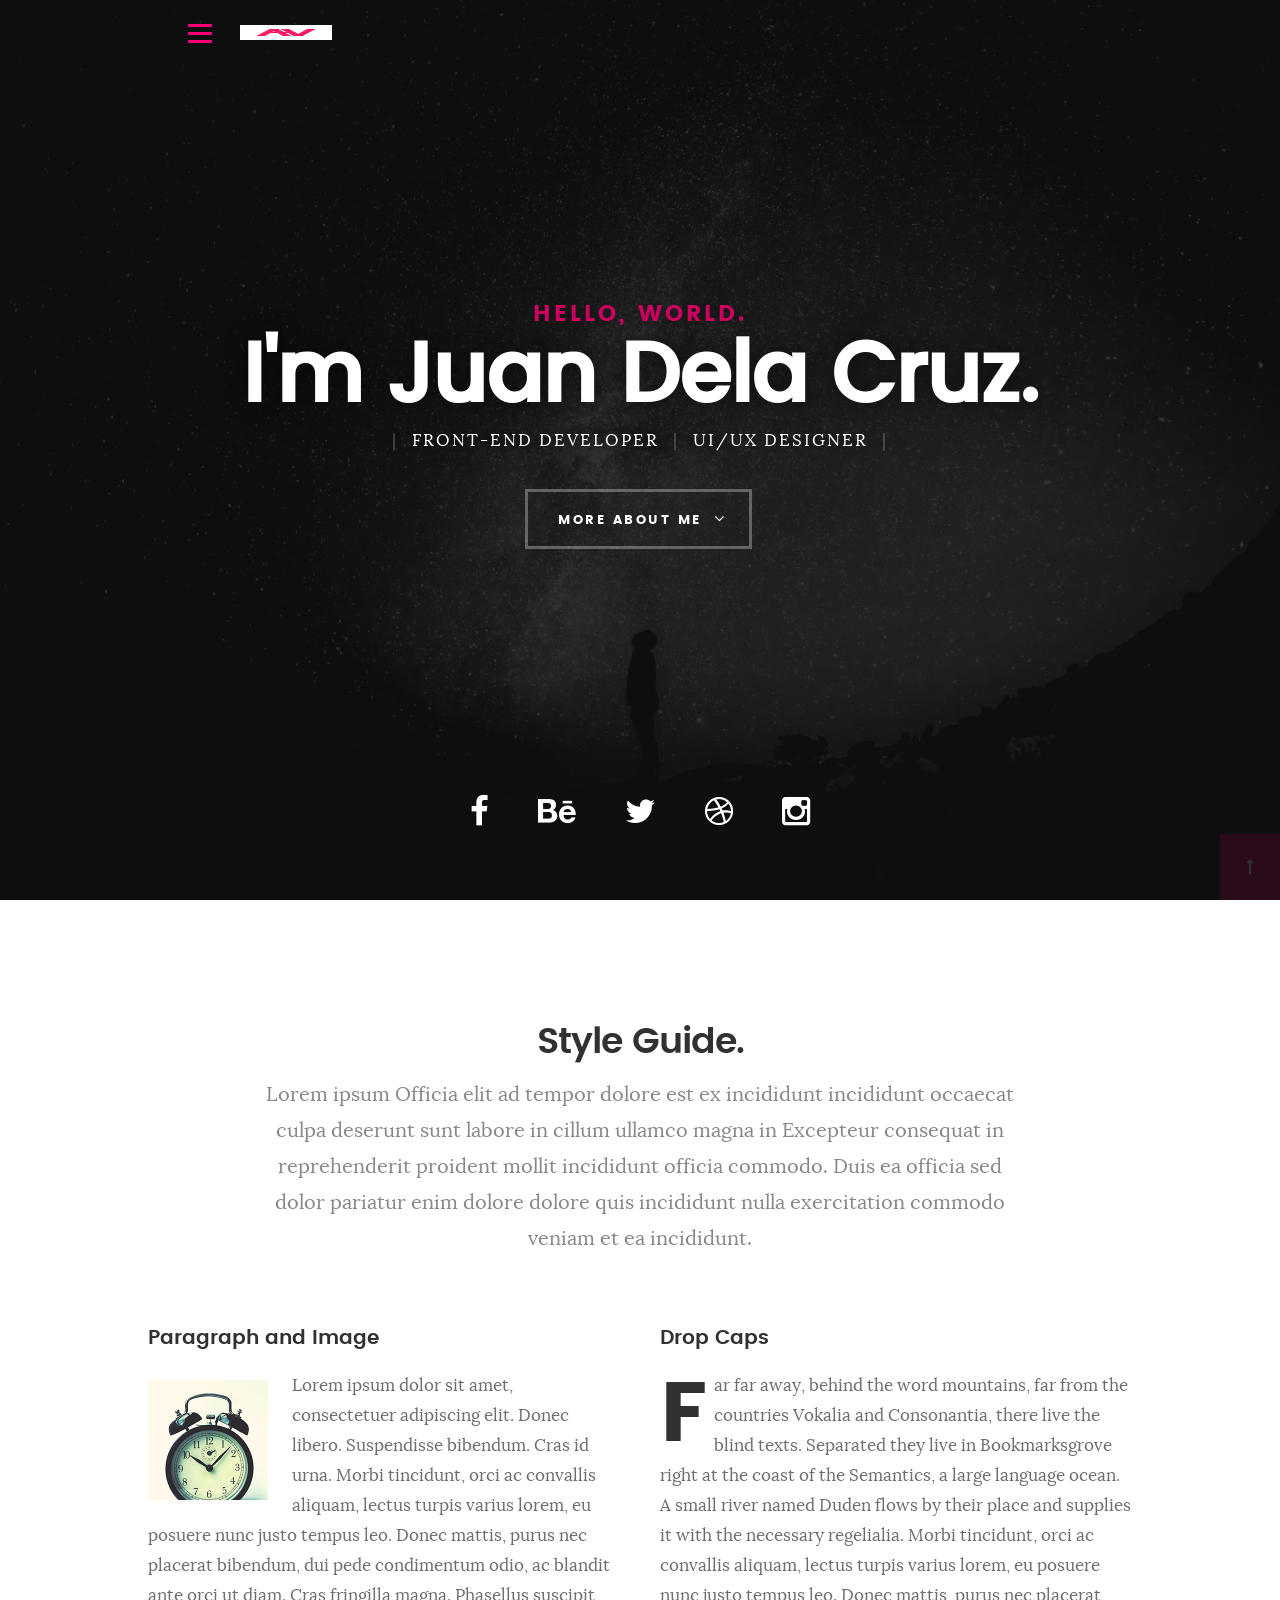
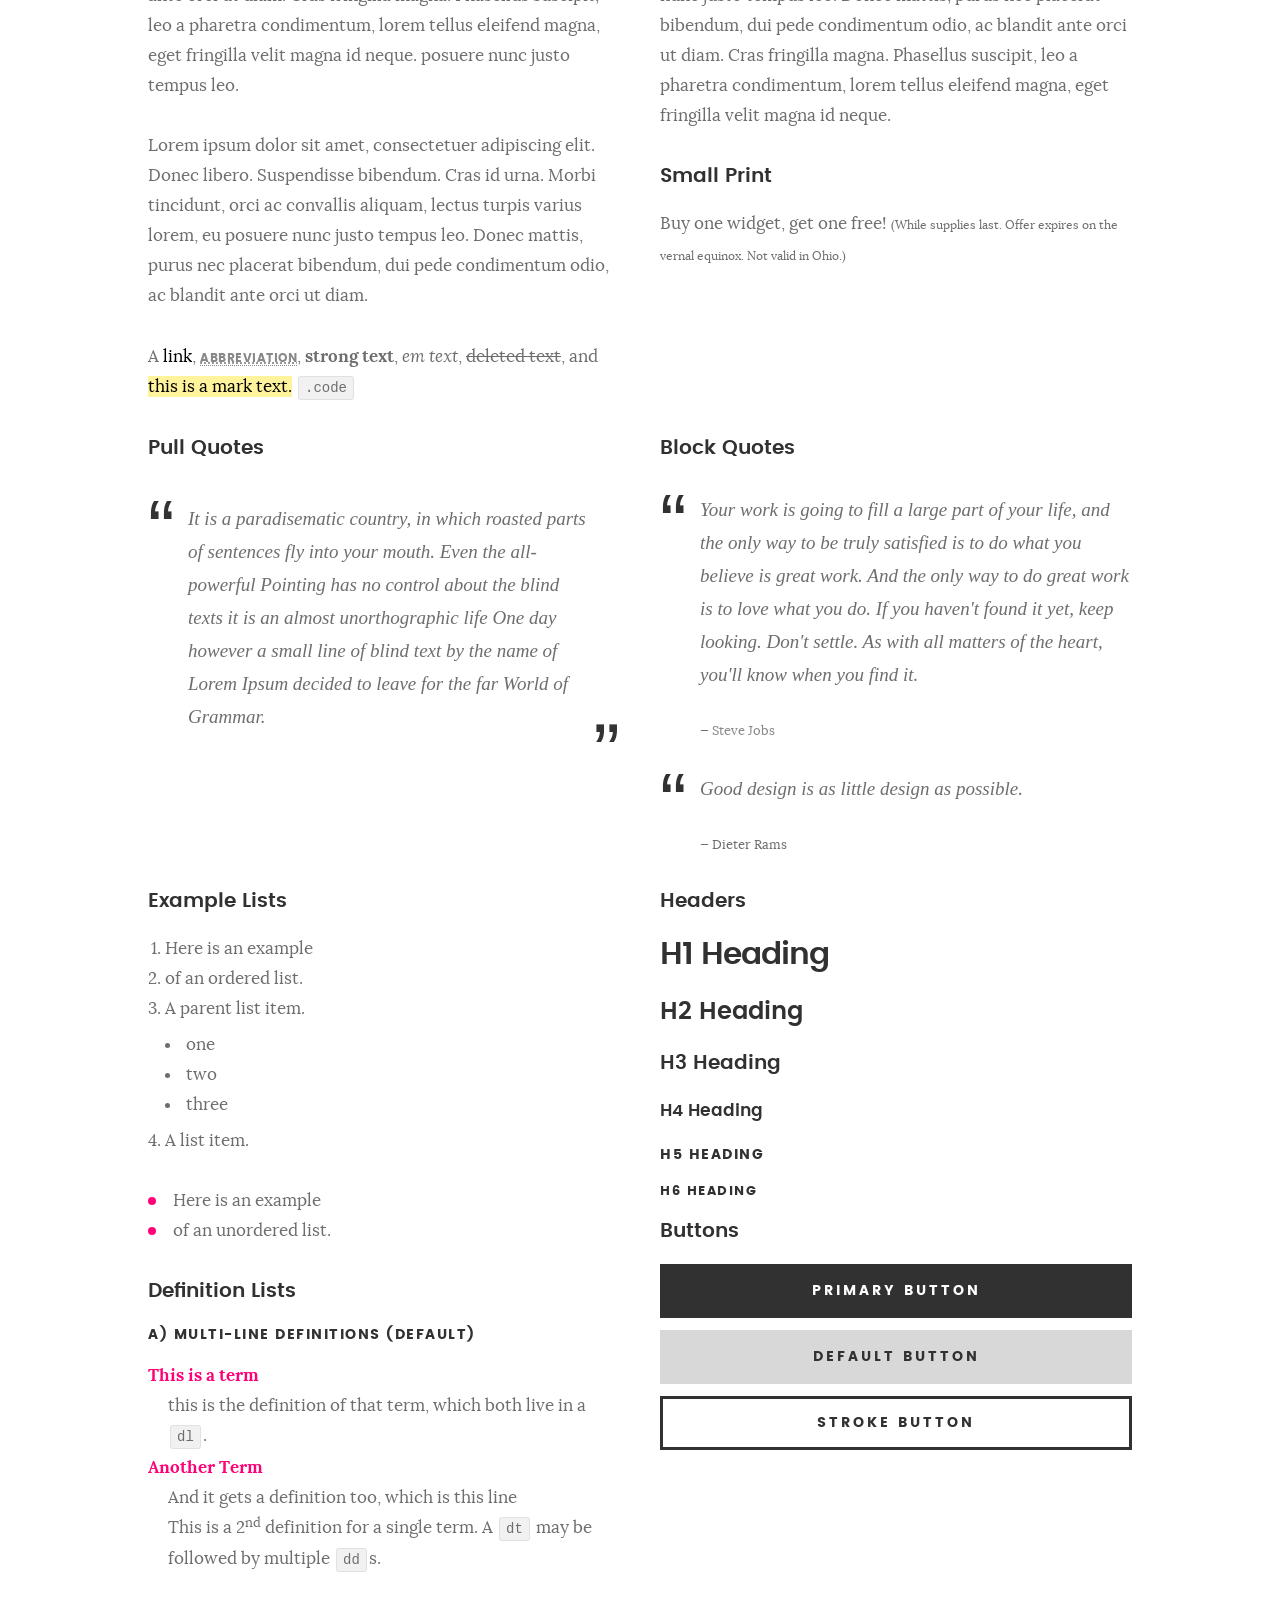
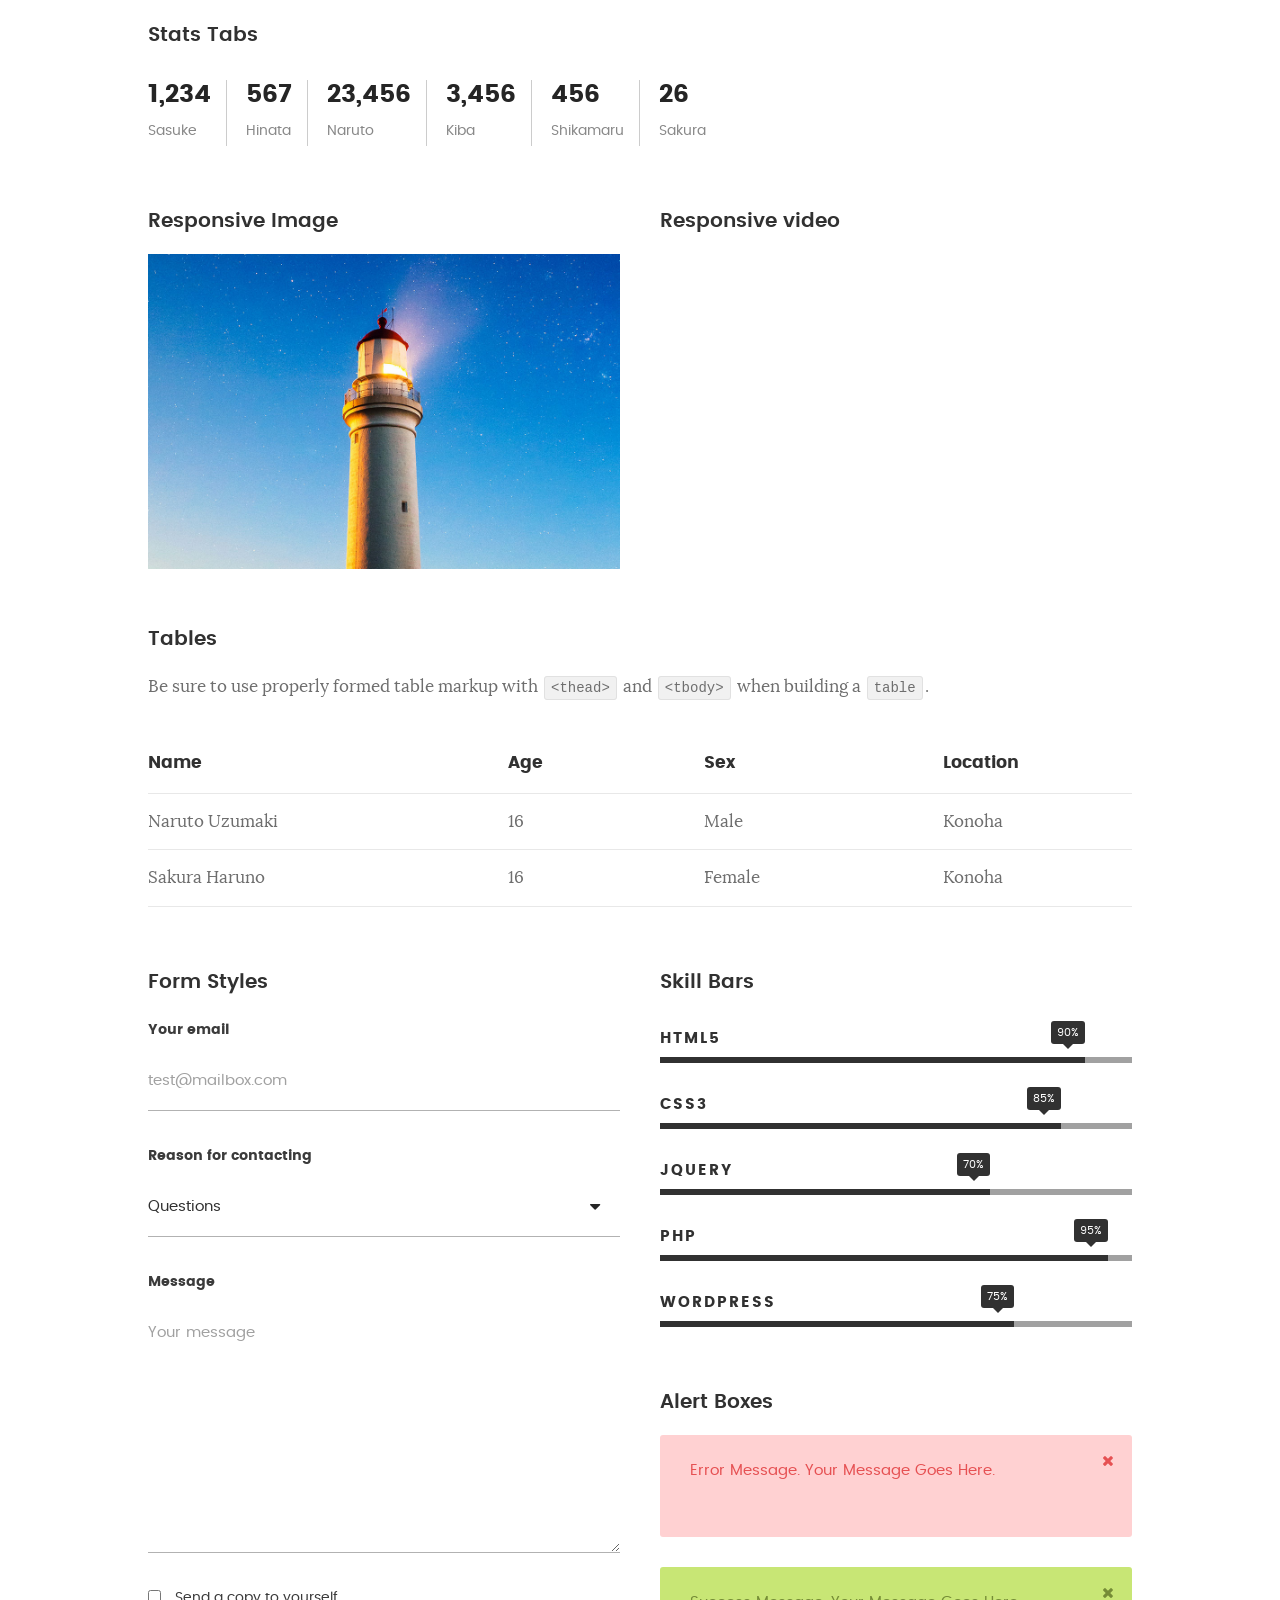
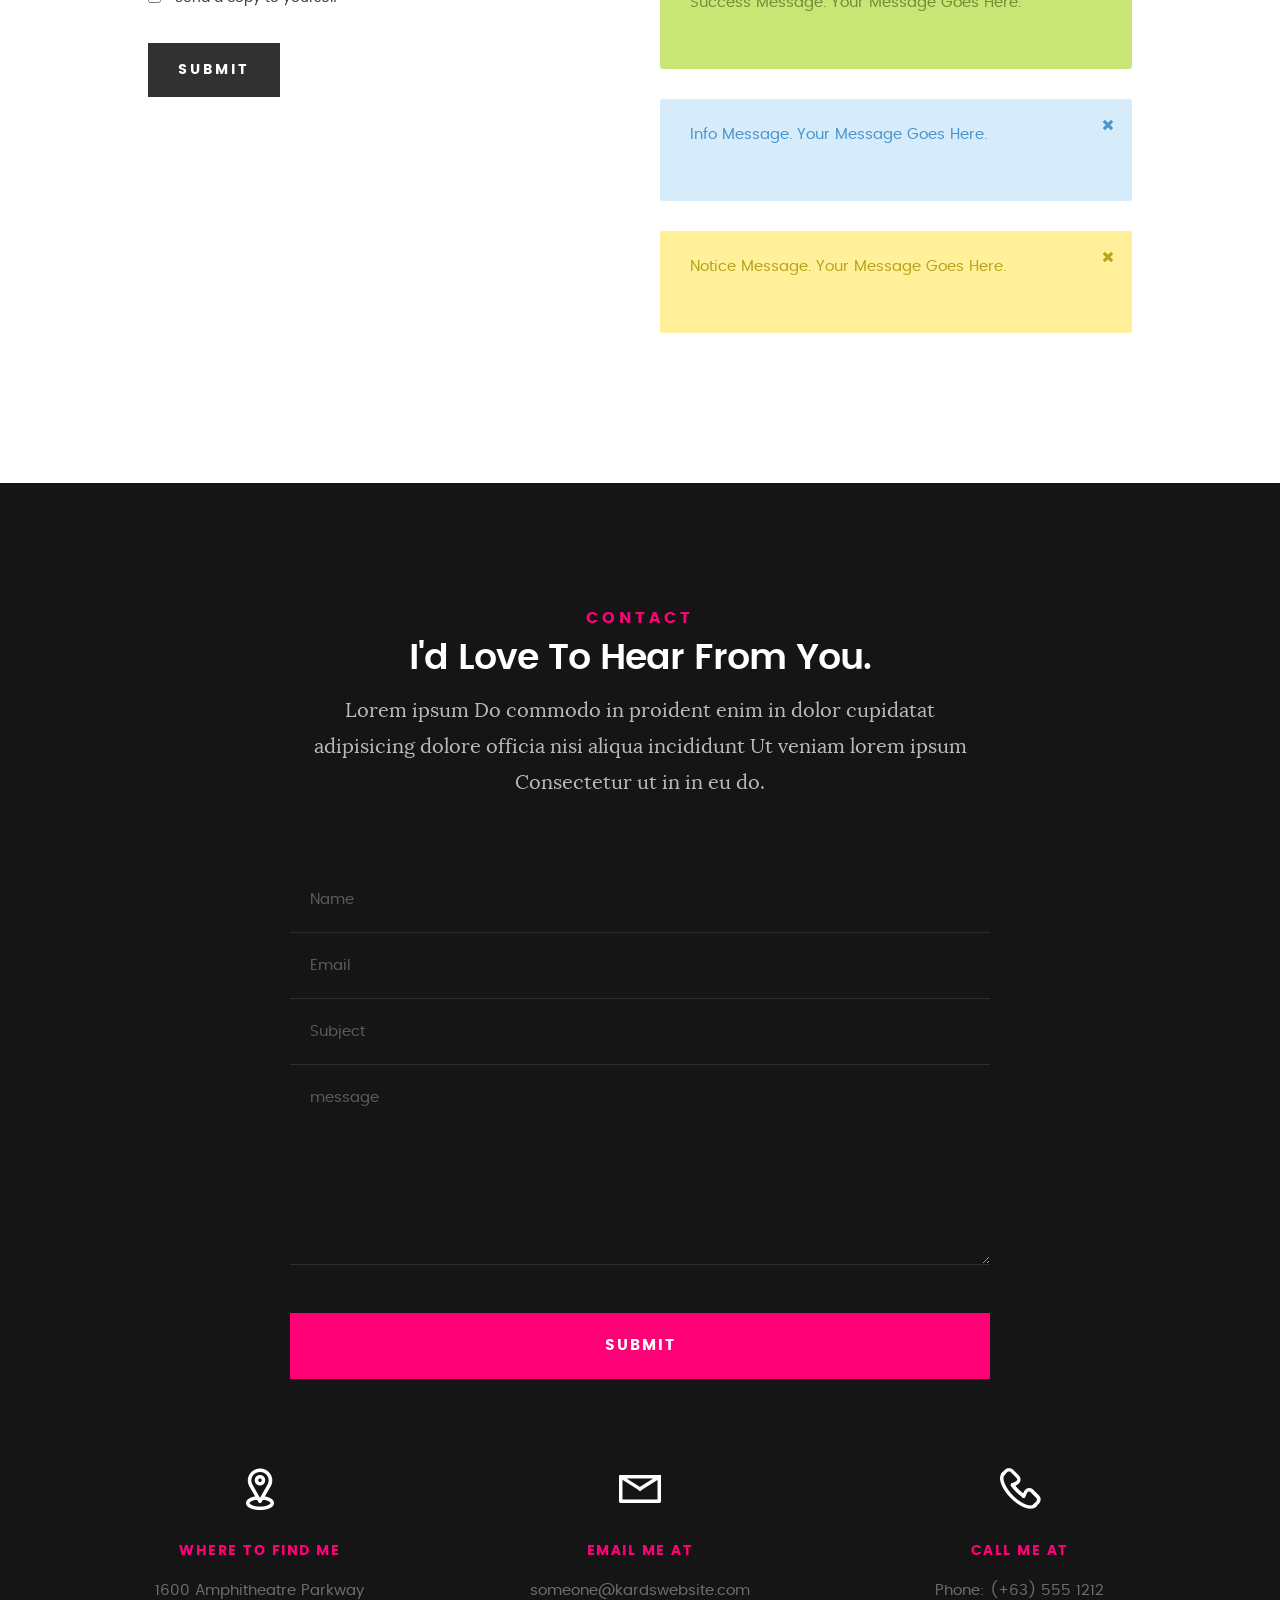
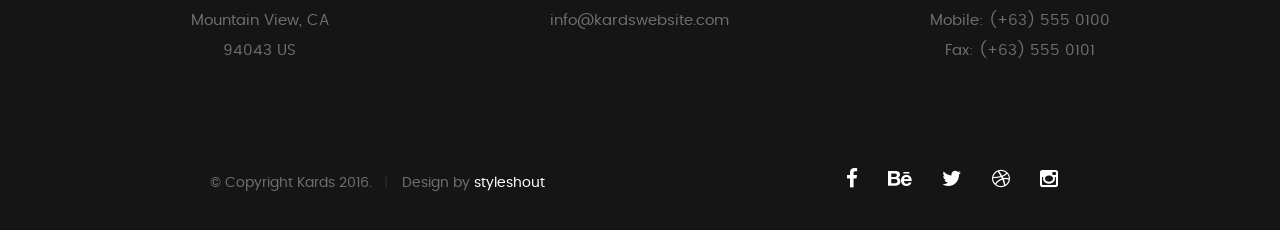
<file: styles.html>
<!DOCTYPE html>
<!--[if IE 8 ]><html class="no-js oldie ie8" lang="en"> <![endif]-->
<!--[if IE 9 ]><html class="no-js oldie ie9" lang="en"> <![endif]-->
<!--[if (gte IE 9)|!(IE)]><!--><html class="no-js" lang="en"> <!--<![endif]-->
<head>

   <!--- basic page needs
   ================================================== -->
   <meta charset="utf-8">
	<title>Style Demo - Kards</title>
	<meta name="description" content="">  
	<meta name="author" content="">

   <!-- mobile specific metas
   ================================================== -->
	<meta name="viewport" content="width=device-width, initial-scale=1, maximum-scale=1">

 	<!-- CSS
   ================================================== -->
   <link rel="stylesheet" href="css/base.css">  
   <link rel="stylesheet" href="css/main.css">
   <link rel="stylesheet" href="css/vendor.css">

   <style type="text/css" media="screen">

   	#styles { 
   		background: white;
   		padding-top: 12rem;
   		padding-bottom: 12rem;
   	}
   	#styles .row {
   		max-width: 1024px;
     	}
     	#styles .section-intro {
   		max-width: 800px;
     	}
      	
   </style>       

   <!-- script
   ================================================== -->
	<script src="js/modernizr.js"></script>
	<script src="js/pace.min.js"></script>

   <!-- favicons
	================================================== -->
	<link rel="icon" type="image/png" href="favicon.png">

</head>

<body id="top">

	<!-- header 
   ================================================== -->
   <header>   	
   	<div class="row">

   		<div class="top-bar">
   			<a class="menu-toggle" href="#"><span>Menu</span></a>

	   		<div class="logo">
		         <a href="index.html">KARDS</a>
		      </div>		      

		   	<nav id="main-nav-wrap">
					<ul class="main-navigation">
						<li><a href="index.html#intro" title="">Home</a></li>
						<li><a href="index.html#about" title="">About</a></li>
						<li><a href="index.html#resume" title="">Resume</a></li>
						<li><a href="index.html#portfolio" title="">Portfolio</a></li>
						<li><a href="index.html#services" title="">Services</a></li>					
						<li><a class="smoothscroll"  href="#contact" title="">Contact</a></li>	
						<li><a href="styles.html" title="">Style Demo</a></li>				
					</ul>
				</nav>    		
   		</div> <!-- /top-bar --> 
   		
   	</div> <!-- /row --> 		
   </header> <!-- /header -->

	<!-- intro section
   ================================================== -->
   <section id="intro">   

   	<div class="intro-overlay"></div>	

   	<div class="intro-content">
   		<div class="row">

   			<div class="col-twelve">

	   			<h5>Hello, World.</h5>
	   			<h1>I'm Juan Dela Cruz.</h1>

	   			<p class="intro-position">
	   				<span>Front-end Developer</span>
	   				<span>UI/UX Designer</span> 
	   			</p>

	   			<a class="button stroke smoothscroll" href="#about" title="">More About Me</a>

	   		</div>  
   			
   		</div>   		 		
   	</div> <!-- /intro-content --> 

   	<ul class="intro-social">        
         <li><a href="#"><i class="fa fa-facebook"></i></a></li>
         <li><a href="#"><i class="fa fa-behance"></i></a></li>
         <li><a href="#"><i class="fa fa-twitter"></i></a></li>
         <li><a href="#"><i class="fa fa-dribbble"></i></a></li>
         <li><a href="#"><i class="fa fa-instagram"></i></a></li>
      </ul> <!-- /intro-social -->      	

   </section> <!-- /intro -->


   <!-- Style Demo
   ================================================== -->
   <section id="styles">

   	<div class="row section-intro">

   		<div class="col-twelve">

   			<h1>Style Guide.</h1>

   			<p class="lead">Lorem ipsum Officia elit ad tempor dolore est ex incididunt incididunt occaecat culpa deserunt sunt labore in cillum ullamco magna in Excepteur consequat in reprehenderit proident mollit incididunt officia commodo.
   			Duis ea officia sed dolor pariatur enim dolore dolore quis incididunt nulla exercitation commodo veniam et ea incididunt.</p>   			

   		</div>

     	</div> <!-- /row -->

     	<div class="row">

     		<div class="col-six tab-full">

		      <h3>Paragraph and Image</h3>

		      <p><a href="#"><img width="120" height="120" class="pull-left" alt="sample-image" src="images/sample-image.jpg"></a>
		  		Lorem ipsum dolor sit amet, consectetuer adipiscing elit. Donec libero. Suspendisse bibendum.
		  		Cras id urna. Morbi tincidunt, orci ac convallis aliquam, lectus turpis varius lorem, eu
		  		posuere nunc justo tempus leo. Donec mattis, purus nec placerat bibendum, dui pede condimentum
		  		odio, ac blandit ante orci ut diam. Cras fringilla magna. Phasellus suscipit, leo a pharetra
		  		condimentum, lorem tellus eleifend magna, eget fringilla velit magna id neque.
		  		posuere nunc justo tempus leo. </p>

		  		<p>
		  		Lorem ipsum dolor sit amet, consectetuer adipiscing elit. Donec libero. Suspendisse bibendum.
		  		Cras id urna. Morbi tincidunt, orci ac convallis aliquam, lectus turpis varius lorem, eu
		  		posuere nunc justo tempus leo. Donec mattis, purus nec placerat bibendum, dui pede condimentum
		  		odio, ac blandit ante orci ut diam.	
 			   </p>

            <p>A <a href="#">link</a>,
  			   <abbr title="this really isn't a very good description">abbreviation</abbr>,
  			   <strong>strong text</strong>,
            <em>em text</em>,
  			   <del>deleted text</del>, and
            <mark>this is a mark text.</mark>
            <code>.code</code>
          	</p>

         </div>

         <div class="col-six tab-full">

            <h3>Drop Caps</h3>

	         <p class="drop-cap">Far far away, behind the word mountains, far from the countries Vokalia and Consonantia,
	         there live the blind texts. Separated they live in Bookmarksgrove right at the coast of the
	         Semantics, a large language ocean. A small river named Duden flows by their place and supplies it with the necessary regelialia. Morbi tincidunt, orci ac convallis aliquam, lectus turpis varius lorem, eu	posuere nunc justo tempus leo. Donec mattis, purus nec placerat bibendum, dui pede condimentum odio, ac blandit ante orci ut diam. Cras fringilla magna. Phasellus suscipit, leo a pharetra condimentum, lorem tellus eleifend magna, eget fringilla velit magna id neque.
		  		</p>

		      <h3>Small Print</h3>

		      <p>Buy one widget, get one free!
		  		<small>(While supplies last. Offer expires on the vernal equinox. Not valid in Ohio.)</small>
		  		</p>

		   </div>	         

		</div> <!-- /row -->

		<div class="row">

		  	<div class="col-six tab-full">

		      <h3>Pull Quotes</h3>

		      <aside class="pull-quote">
				   <blockquote>
					   <p>It is a paradisematic country, in which roasted parts of
		            sentences fly into your mouth. Even the all-powerful Pointing has no control about the blind
		            texts it is an almost unorthographic life One day however a small line of blind text by the name
		            of Lorem Ipsum decided to leave for the far World of Grammar.</p>
					</blockquote>
				</aside>

		   </div>

		   <div class="col-six tab-full">

		      <h3>Block Quotes</h3>

		      <blockquote cite="http://where-i-got-my-info-from.com">
				   <p>Your work is going to fill a large part of your life, and the only way to be truly satisfied is
		         to do what you believe is great work. And the only way to do great work is to love what you do.
		         If you haven't found it yet, keep looking. Don't settle. As with all matters of the heart, you'll know when you find it.
		         </p>
		
					<cite>
					   <a href="#">Steve Jobs</a>
					</cite>
			   </blockquote>

		      <blockquote>
		         <p>Good design is as little design as possible.</p>
		         <cite>Dieter Rams</cite>
		      </blockquote>

		   </div>

		</div> <!-- /row -->

		<div class="row half-bottom">

		 	<div class="col-six tab-full">

		      <h3>Example Lists</h3>

		      <ol>
				   <li>Here is an example</li>
				   <li>of an ordered list.</li>
				   <li>A parent list item.
				   	<ul>
				   		<li>one</li>
				   		<li>two</li>
				   		<li>three</li>
				   	</ul>
				   </li>
				   <li>A list item.</li>
			   </ol>

		      <ul class="disc">
				   <li>Here is an example</li>
				   <li>of an unordered list.</li>
			   </ul>	

			   <h3>Definition Lists</h3>	            

		      <h5>a) Multi-line Definitions (default)</h5>

		      <dl>
				   <dt><strong>This is a term</strong></dt>
				      <dd>this is the definition of that term, which both live in a <code>dl</code>.</dd>
				   <dt><strong>Another Term</strong></dt>
				      <dd>And it gets a definition too, which is this line</dd>
				      <dd>This is a 2<sup>nd</sup> definition for a single term. A <code>dt</code> may be followed by multiple <code>dd</code>s.</dd>
			   </dl>

		   </div>

		   <div class="col-six tab-full">		                  

		      <h3>Headers</h3>

		      <h1>H1 Heading</h1>
		      <h2>H2 Heading</h2>
		      <h3>H3 Heading</h3>
		      <h4>H4 Heading</h4>
		      <h5>H5 Heading</h5>
		      <h6>H6 Heading</h6>

		      <h3>Buttons</h3>

		    	<p>
		     		<a class="button button-primary full-width" href="#">Primary Button</a>
		     		<a class="button full-width" href="#">Default Button</a>
		     		<a class="button stroke full-width" href="#">Stroke Button</a>
		     	</p>

		   </div>

		</div> <!-- /row -->

		<div class="row">

		   <div class="col-twelve">

		    	<h3>Stats Tabs</h3>

		      <ul class="stats-tabs">
				   <li><a href="#">1,234 <em>Sasuke</em></a></li>
				   <li><a href="#">567 <em>Hinata</em></a></li>
				   <li><a href="#">23,456 <em>Naruto</em></a></li>
				   <li><a href="#">3,456 <em>Kiba</em></a></li>
				   <li><a href="#">456 <em>Shikamaru</em></a></li>
				   <li><a href="#">26 <em>Sakura</em></a></li>
				</ul>	      		

		   </div>	      	

		</div> <!-- /row -->

		<div class="row half-bottom">

      	<div class="col-six tab-full">

      		<h3>Responsive Image</h3>

      		<p><img src="images/portfolio/modals/m-lighthouse.jpg"></p>

      	</div>

      	<div class="col-six tab-full">

      		<h3>Responsive video</h3>

      		<div class="fluid-video-wrapper">
                  <iframe src="http://player.vimeo.com/video/14592941?title=0&amp;byline=0&amp;portrait=0&amp;color=F64B39" width="500" height="281" frameborder="0" webkitallowfullscreen mozallowfullscreen allowfullscreen></iframe> 
            </div>

      	</div>
      	
      </div> <!-- /row -->

      <div class="row add-bottom">

      	<div class="col-twelve">

      		<h3>Tables</h3>
      		<p>Be sure to use properly formed table markup with <code>&lt;thead&gt;</code> and <code>&lt;tbody&gt;</code> when building a <code>table</code>.</p>

      		<div class="table-responsive">

      			<table>
					  <thead>
					    <tr>
					      <th>Name</th>
					      <th>Age</th>
					      <th>Sex</th>
					      <th>Location</th>					    
					    </tr>
					  </thead>
					  <tbody>
					    <tr>
					      <td>Naruto Uzumaki</td>
					      <td>16</td>
					      <td>Male</td>
					      <td>Konoha</td>					    
					    </tr>
					    <tr>
					      <td>Sakura Haruno</td>
					      <td>16</td>
					      <td>Female</td>
					      <td>Konoha</td>			    
					    </tr>
					  </tbody>
					</table>

      		</div>     		

      	</div>
      	
      </div> <!--row -->

      <div class="row">

		   <div class="col-six tab-full">

		      <h3>Form Styles</h3>

		         <form>
			        	<div>
			         	<label for="sampleInput">Your email</label>
			         	<input class="full-width" type="email" placeholder="test@mailbox.com" id="sampleInput">
			         </div>
			         <div>
			         	<label for="sampleRecipientInput">Reason for contacting</label>
			         	<div class="ss-custom-select">
			         		<select class="full-width" id="sampleRecipientInput">
				           		<option value="Option 1">Questions</option>
				           		<option value="Option 2">Report</option>
				           		<option value="Option 3">Others</option>
				         	</select>
			         	</div>			         	
			         </div>
			       
			       	<label for="exampleMessage">Message</label>
			       	<textarea class="full-width" placeholder="Your message" id="exampleMessage"></textarea>

			        	<label class="add-bottom">
			           	<input type="checkbox">			            
			           	<span class="label-text">Send a copy to yourself</span>
			        	</label>
			       
			        	<input class="button-primary" type="submit" value="Submit">

			      </form>	            

		      </div>

		      <div class="col-six tab-full">

		      		<h3>Skill Bars</h3>

		      		<ul class="skill-bars">
						   <li>
						   	<div class="progress percent90"><span>90%</span></div>
						   	<strong>HTML5</strong>
						   </li>
						   <li>
						   	<div class="progress percent85"><span>85%</span></div>
						   	<strong>CSS3</strong>
						   </li>
						   <li>
						   	<div class="progress percent70"><span>70%</span></div>
						   	<strong>JQuery</strong>
						   </li>
						   <li>
						   	<div class="progress percent95"><span>95%</span></div>
						   	<strong>PHP</strong>
						   </li>
						   <li>

						   	<div class="progress percent75"><span>75%</span></div>
						   	<strong>Wordpress</strong>
						   </li>
		      
						</ul> <!-- /skill-bars -->

			        
			        <h3>Alert Boxes</h3> 
			        
			        <div class="alert-box ss-error hideit">
				        <p>Error Message. Your Message Goes Here.</p>
				        <i class="fa fa-times close"></i>
			        </div><!-- /error -->
			        
			        <div class="alert-box ss-success hideit">
				        <p>Success Message. Your Message Goes Here.</p>
				        <i class="fa fa-times close"></i>
			        </div><!-- /success -->
			        
			        <div class="alert-box ss-info hideit">
				         <p>Info Message. Your Message Goes Here.</p>
				        <i class="fa fa-times close"></i>
			        </div><!-- /info -->
			        
			        <div class="alert-box ss-notice hideit">
				        <p>Notice Message. Your Message Goes Here.</p>
				        <i class="fa fa-times close"></i>
			        </div><!-- /notice -->
			        
			  </div>	         

		</div> <!-- /row -->
		   	
   </section> <!--styles -->	

	
   <!-- contact
   ================================================== -->
	<section id="contact">

		<div class="row section-intro">
   		<div class="col-twelve">

   			<h5>Contact</h5>
   			<h1>I'd Love To Hear From You.</h1>

   			<p class="lead">Lorem ipsum Do commodo in proident enim in dolor cupidatat adipisicing dolore officia nisi aliqua incididunt Ut veniam lorem ipsum Consectetur ut in in eu do.</p>

   		</div> 
   	</div> <!-- /section-intro -->

   	<div class="row contact-form">

   		<div class="col-twelve">

            <!-- form -->
            <form name="contactForm" id="contactForm" method="post" action="">
      			<fieldset>

                  <div class="form-field">
 						   <input name="contactName" type="text" id="contactName" placeholder="Name" value="" minlength="2" required="">
                  </div>
                  <div class="form-field">
	      			   <input name="contactEmail" type="email" id="contactEmail" placeholder="Email" value="" required="">
	               </div>
                  <div class="form-field">
	     				   <input name="contactSubject" type="text" id="contactSubject" placeholder="Subject" value="">
	               </div>                       
                  <div class="form-field">
	                 	<textarea name="contactMessage" id="contactMessage" placeholder="message" rows="10" cols="50" required=""></textarea>
	               </div>                      
                 <div class="form-field">
                     <button class="submitform">Submit</button>
                     <div id="submit-loader">
                        <div class="text-loader">Sending...</div>                             
       				      <div class="s-loader">
								  	<div class="bounce1"></div>
								  	<div class="bounce2"></div>
								  	<div class="bounce3"></div>
								</div>
							</div>
                  </div>

      			</fieldset>
      		</form> <!-- Form End -->

            <!-- contact-warning -->
            <div id="message-warning"></div>            
            <!-- contact-success -->
      		<div id="message-success">
               <i class="fa fa-check"></i>Your message was sent, thank you!<br>
      		</div>

         </div> <!-- /col-twelve -->
   		
   	</div> <!-- /contact-form -->

   	<div class="row contact-info">

   		<div class="col-four tab-full">

   			<div class="icon">
   				<i class="icon-pin"></i>
   			</div>

   			<h5>Where to find me</h5>

   			<p>
            1600 Amphitheatre Parkway<br>
            Mountain View, CA<br>
            94043 US
            </p>

   		</div>

   		<div class="col-four tab-full collapse">

   			<div class="icon">
   				<i class="icon-mail"></i>
   			</div>

   			<h5>Email Me At</h5>

   			<p>someone@kardswebsite.com<br>
			   	info@kardswebsite.com			     
			   </p>

   		</div>

   		<div class="col-four tab-full">

   			<div class="icon">
   				<i class="icon-phone"></i>
   			</div>

   			<h5>Call Me At</h5>

   			<p>Phone: (+63) 555 1212<br>
			   	Mobile: (+63) 555 0100<br>
			     	Fax: (+63) 555 0101
			   </p>

   		</div>
   		
   	</div> <!-- /contact-info -->
		
	</section> <!-- /contact -->


   <!-- footer
   ================================================== -->

   <footer>
     	<div class="row">

     		<div class="col-six tab-full pull-right social">

     			<ul class="footer-social">        
			      <li><a href="#"><i class="fa fa-facebook"></i></a></li>
			      <li><a href="#"><i class="fa fa-behance"></i></a></li>
			      <li><a href="#"><i class="fa fa-twitter"></i></a></li>
			      <li><a href="#"><i class="fa fa-dribbble"></i></a></li>
			      <li><a href="#"><i class="fa fa-instagram"></i></a></li>
			   </ul> 
	      		
	      </div>

      	<div class="col-six tab-full">
	      	<div class="copyright">
		        	<span>© Copyright Kards 2016.</span> 
		        	<span>Design by <a href="http://www.styleshout.com/">styleshout</a></span>	         	
		         </div>		                  
	      	</div>

	      	<div id="go-top">
		         <a class="smoothscroll" title="Back to Top" href="#top"><i class="fa fa-long-arrow-up"></i></a>
		      </div>

      	</div> <!-- /row -->     	
   </footer>    

   <div id="preloader"> 
    	<div id="loader"></div>
   </div> 

   <!-- Java Script
   ================================================== --> 
   <script src="js/jquery-2.1.3.min.js"></script>
   <script src="js/plugins.js"></script>
   <script src="js/main.js"></script>

</body>

</html>
</file>
<file: css/base.css>
/**
 * =================================================================== 
 *
 *  Kards v1.0 Base Stylesheet
 *  url: styleshout.com
 *  03-01-2016
 *  ------------------------------------------------------------------
 *  TOC:
 *  01. reset
 *  02. basic/base setup styles
 *  03. grid
 *  04. MISC
 *
 * =================================================================== 
 */

/** 
 * ===================================================================
 * 01. reset - normalize.css v3.0.2 | MIT License | git.io/normalize
 *
 * ------------------------------------------------------------------- 
 */
html {
	font-family: sans-serif;
	-ms-text-size-adjust: 100%;
	-webkit-text-size-adjust: 100%;
}

body {
	margin: 0;
}

article,
aside,
details,
figcaption,
figure,
footer,
header,
hgroup,
main,
menu,
nav,
section,
summary {
	display: block;
}

audio,
canvas,
progress,
video {
	display: inline-block;
	vertical-align: baseline;
}

audio:not([controls]) {
	display: none;
	height: 0;
}

[hidden],
template {
	display: none;
}

a {
	background: transparent;
}

a:active,
a:hover {
	outline: 0;
}

abbr[title] {
	border-bottom: 1px dotted;
}

b,
strong {
	font-weight: bold;
}

dfn {
	font-style: italic;
}

h1 {
	font-size: 2em;
	margin: 0.67em 0;
}

mark {
	background: #ff0;
	color: #000;
}

small {
	font-size: 80%;
}

sub,
sup {
	font-size: 75%;
	line-height: 0;
	position: relative;
	vertical-align: baseline;
}

sup {
	top: -0.5em;
}

sub {
	bottom: -0.25em;
}

img {
	border: 0;
}

svg:not(:root) {
	overflow: hidden;
}

figure {
	margin: 1em 40px;
}

hr {
	-moz-box-sizing: content-box;
	box-sizing: content-box;
	height: 0;
}

pre {
	overflow: auto;
}

code,
kbd,
pre,
samp {
	font-family: monospace, monospace;
	font-size: 1em;
}

button,
input,
optgroup,
select,
textarea {
	color: inherit;
	font: inherit;
	margin: 0;
}

button {
	overflow: visible;
}

button,
select {
	text-transform: none;
}

button,
html input[type="button"],
input[type="reset"],
input[type="submit"] {
	-webkit-appearance: button;
	cursor: pointer;
}

button[disabled],
html input[disabled] {
	cursor: default;
}

button::-moz-focus-inner,
input::-moz-focus-inner {
	border: 0;
	padding: 0;
}

input {
	line-height: normal;
}

input[type="checkbox"],
input[type="radio"] {
	box-sizing: border-box;
	padding: 0;
}

input[type="number"]::-webkit-inner-spin-button,
input[type="number"]::-webkit-outer-spin-button {
	height: auto;
}

input[type="search"] {
	-webkit-appearance: textfield;
	-moz-box-sizing: content-box;
	-webkit-box-sizing: content-box;
	box-sizing: content-box;
}

input[type="search"]::-webkit-search-cancel-button,
input[type="search"]::-webkit-search-decoration {
	-webkit-appearance: none;
}

fieldset {
	border: 1px solid #c0c0c0;
	margin: 0 2px;
	padding: 0.35em 0.625em 0.75em;
}

legend {
	border: 0;
	padding: 0;
}

textarea {
	overflow: auto;
}

optgroup {
	font-weight: bold;
}

table {
	border-collapse: collapse;
	border-spacing: 0;
}

td,
th {
	padding: 0;
}

/** 
 * ===================================================================
 * 02. basic/base setup styles - (_basic.scss)
 *
 * ------------------------------------------------------------------- 
 */
html {
	font-size: 62.5%;
	box-sizing: border-box;
}

*,
*::before,
*::after {
	box-sizing: inherit;
}

body {
	font-weight: normal;
	line-height: 1;
	text-rendering: optimizeLegibility;
	word-wrap: break-word;
	-webkit-overflow-scrolling: touch;
	-webkit-text-size-adjust: none;
}

body,
input,
button {
	-moz-osx-font-smoothing: grayscale;
	-webkit-font-smoothing: antialiased;
}

/**
 * Media - (_basic.scss)
 * ------------------------------------------------------------------- 
 */
img,
video {
	max-width: 100%;
	height: auto;
}

/**
 * Typography resets - (_basic.scss)
 * ------------------------------------------------------------------- 
 */
div,
dl,
dt,
dd,
ul,
ol,
li,
h1,
h2,
h3,
h4,
h5,
h6,
pre,
form,
p,
blockquote,
th,
td {
	margin: 0;
	padding: 0;
}

h1,
h2,
h3,
h4,
h5,
h6 {
	-webkit-font-variant-ligatures: common-ligatures;
	-moz-font-variant-ligatures: common-ligatures;
	font-variant-ligatures: common-ligatures;
	text-rendering: optimizeLegibility;
}

em,
i {
	font-style: italic;
	line-height: inherit;
}

strong,
b {
	font-weight: bold;
	line-height: inherit;
}

small {
	font-size: 60%;
	line-height: inherit;
}

ol,
ul {
	list-style: none;
}

li {
	display: block;
}

/**
 * links - (_basic.scss)
 * ------------------------------------------------------------------- 
 */
a {
	text-decoration: none;
	line-height: inherit;
}

a img {
	border: none;
}

/**
 * inputs - (_basic.scss)
 * ------------------------------------------------------------------- 
 */
fieldset {
	margin: 0;
	padding: 0;
}

input[type="email"],
input[type="number"],
input[type="search"],
input[type="text"],
input[type="tel"],
input[type="url"],
input[type="password"],
textarea {
	-webkit-appearance: none;
	-moz-appearance: none;
	-ms-appearance: none;
	-o-appearance: none;
	appearance: none;
}

/** 
 * ===================================================================
 * 03. grid - (_grid.scss)
 *
 * ------------------------------------------------------------------- 
 */
.row {
	width: 94%;
	max-width: 1140px;
	margin: 0 auto;
}

.row:before,
.row:after {
	content: "";
	display: table;
}

.row:after {
	clear: both;
}

.row .row {
	width: auto;
	max-width: none;
	margin-left: -20px;
	margin-right: -20px;
}

[class*="col-"],
.bgrid {
	float: left;
}

[class*="col-"] + [class*="col-"].end {
	float: right;
}

[class*="col-"] {
	padding: 0 20px;
}

.col-one {
	width: 8.33333%;
}

.col-two,
.col-1-6 {
	width: 16.66667%;
}

.col-three,
.col-1-4 {
	width: 25%;
}

.col-four,
.col-1-3 {
	width: 33.33333%;
}

.col-five {
	width: 41.66667%;
}

.col-six,
.col-1-2 {
	width: 50%;
}

.col-seven {
	width: 58.33333%;
}

.col-eight,
.col-2-3 {
	width: 66.66667%;
}

.col-nine,
.col-3-4 {
	width: 75%;
}

.col-ten,
.col-5-6 {
	width: 83.33333%;
}

.col-eleven {
	width: 91.66667%;
}

.col-twelve,
.col-full {
	width: 100%;
}

/**
 * small screens - (_grid.scss)
 * --------------------------------------------------------------- 
 */
@media screen and (max-width:1024px) {
	.row .row {
		margin-left: -18px;
		margin-right: -18px;
	}

	[class*="col-"] {
		padding: 0 18px;
	}

}

/**
 * tablets - (_grid.scss)
 * --------------------------------------------------------------- 
 */
@media screen and (max-width:768px) {
	.row {
		width: auto;
		padding-left: 30px;
		padding-right: 30px;
	}

	.row .row {
		padding-left: 0;
		padding-right: 0;
		margin-left: -15px;
		margin-right: -15px;
	}

	[class*="col-"] {
		padding: 0 15px;
	}

	.tab-1-4 {
		width: 25%;
	}

	.tab-1-3 {
		width: 33.33333%;
	}

	.tab-1-2 {
		width: 50%;
	}

	.tab-2-3 {
		width: 66.66667%;
	}

	.tab-3-4 {
		width: 75%;
	}

	.tab-full {
		width: 100%;
	}

}

/**
 * large mobile devices - (_grid.scss)
 * --------------------------------------------------------------- 
 */
@media screen and (max-width:600px) {
	.row {
		padding-left: 25px;
		padding-right: 25px;
	}

	.row .row {
		margin-left: -10px;
		margin-right: -10px;
	}

	[class*="col-"] {
		padding: 0 10px;
	}

	.mob-1-4 {
		width: 25%;
	}

	.mob-1-2 {
		width: 50%;
	}

	.mob-3-4 {
		width: 75%;
	}

	.mob-full {
		width: 100%;
	}

}

/**
 * small mobile devices - (_grid.scss)
 * --------------------------------------------------------------- 
 */
@media screen and (max-width:400px) {
	.row .row {
		padding-left: 0;
		padding-right: 0;
		margin-left: 0;
		margin-right: 0;
	}

	[class*="col-"] {
		width: 100% !important;
		float: none !important;
		clear: both !important;
		margin-left: 0;
		margin-right: 0;
		padding: 0;
	}

	[class*="col-"] + [class*="col-"].end {
		float: none;
	}

}

/** 
 * ===================================================================
 * block grids - (_grid.scss)
 *
 * ------------------------------------------------------------------- 
 */
[class*="block-"]:before,
[class*="block-"]:after {
	content: "";
	display: table;
}

[class*="block-"]:after {
	clear: both;
}

.block-1-6 .bgrid {
	width: 16.66667%;
}

.block-1-4 .bgrid {
	width: 25%;
}

.block-1-3 .bgrid {
	width: 33.33333%;
}

.block-1-2 .bgrid {
	width: 50%;
}

/**
 * Clearing for block grid columns. Allow columns with 
 * different heights to align properly.
 */
.block-1-6 .bgrid:nth-child(6n+1),
.block-1-4 .bgrid:nth-child(4n+1),
.block-1-3 .bgrid:nth-child(3n+1),
.block-1-2 .bgrid:nth-child(2n+1) {
	clear: both;
}

/**
 * small screens - (_grid.scss)
 * --------------------------------------------------------------- 
 */
@media screen and (max-width:1024px) {
	.block-s-1-6 .bgrid {
		width: 16.66667%;
	}

	.block-s-1-4 .bgrid {
		width: 25%;
	}

	.block-s-1-3 .bgrid {
		width: 33.33333%;
	}

	.block-s-1-2 .bgrid {
		width: 50%;
	}

	.block-s-full .bgrid {
		width: 100%;
		clear: both;
	}

	[class*="block-s-"] .bgrid:nth-child(n) {
		clear: none;
	}

	.block-s-1-6 .bgrid:nth-child(6n+1),
	.block-s-1-4 .bgrid:nth-child(4n+1),
	.block-s-1-3 .bgrid:nth-child(3n+1),
	.block-s-1-2 .bgrid:nth-child(2n+1) {
		clear: both;
	}

}

/**
 * tablets - (_grid.scss)
 * --------------------------------------------------------------- 
 */
@media screen and (max-width:768px) {
	.block-tab-1-6 .bgrid {
		width: 16.66667%;
	}

	.block-tab-1-4 .bgrid {
		width: 25%;
	}

	.block-tab-1-3 .bgrid {
		width: 33.33333%;
	}

	.block-tab-1-2 .bgrid {
		width: 50%;
	}

	.block-tab-full .bgrid {
		width: 100%;
		clear: both;
	}

	[class*="block-tab-"] .bgrid:nth-child(n) {
		clear: none;
	}

	.block-tab-1-6 .bgrid:nth-child(6n+1),
	.block-tab-1-4 .bgrid:nth-child(4n+1),
	.block-tab-1-3 .bgrid:nth-child(3n+1),
	.block-tab-1-2 .bgrid:nth-child(2n+1) {
		clear: both;
	}

}

/**
 * large mobile devices - (_grid.scss)
 * --------------------------------------------------------------- 
 */
@media screen and (max-width:600px) {
	.block-mob-1-6 .bgrid {
		width: 16.66667%;
	}

	.block-mob-1-4 .bgrid {
		width: 25%;
	}

	.block-mob-1-3 .bgrid {
		width: 33.33333%;
	}

	.block-mob-1-2 .bgrid {
		width: 50%;
	}

	.block-mob-full .bgrid {
		width: 100%;
		clear: both;
	}

	[class*="block-mob-"] .bgrid:nth-child(n) {
		clear: none;
	}

	.block-mob-1-6 .bgrid:nth-child(6n+1),
	.block-mob-1-4 .bgrid:nth-child(4n+1),
	.block-mob-1-3 .bgrid:nth-child(3n+1),
	.block-mob-1-2 .bgrid:nth-child(2n+1) {
		clear: both;
	}

}

/**
 * stack on small mobile devices - (_grid.scss)
 * --------------------------------------------------------------- 
 */
@media screen and (max-width:400px) {
	.stack .bgrid {
		width: 100% !important;
		float: none !important;
		clear: both !important;
		margin-left: 0;
		margin-right: 0;
	}

}

/** 
 * ===================================================================
 * 04. MISC  - (_grid.scss)
 *
 * ------------------------------------------------------------------- 
 */

/**
 * Clearing - (http://nicolasgallagher.com/micro-clearfix-hack/
 */
.group:before,
.group:after {
	content: "";
	display: table;
}

.group:after {
	clear: both;
}

/**
 * Misc Helper Styles 
 */
.hide {
	display: none;
}

.invisible {
	visibility: hidden;
}

.antialiased {
	-webkit-font-smoothing: antialiased;
	-moz-osx-font-smoothing: grayscale;
}

.remove-bottom {
	margin-bottom: 0;
}

.half-bottom {
	margin-bottom: 1.5rem !important;
}

.add-bottom {
	margin-bottom: 3rem !important;
}

.no-border {
	border: none;
}

.full-width {
	width: 100%;
}

.text-center {
	text-align: center;
}

.text-left {
	text-align: left;
}

.text-right {
	text-align: right;
}

.pull-left {
	float: left;
}

.pull-right {
	float: right;
}

.align-center {
	margin-left: auto;
	margin-right: auto;
	text-align: center;
}

/*# sourceMappingURL=base.css.map */
</file>
<file: css/main.css>
/**
 * =================================================================== 
 *
 *  Kards v1.0 Main Stylesheet
 *  url: styleshout.com
 *  03-01-2016
 *  ------------------------------------------------------------------
 *  TOC:
 *  01. webfonts and iconfonts
 *  02. base style overrides
 *  03. typography & general theme styles
 *  04. preloader
 *  05. forms
 *  06. buttons 
 *  07. other components
 *  08. common styles
 *  09. header styles
 *  10. intro
 *  11. about
 *  12. resume
 *  13. portfolio
 *  14. call-to-action section
 *  15. services
 *  16. stats
 *  17. contact
 *  18. footer
 *
 * =================================================================== 
 */


/** 
 * ===================================================================
 * 01. webfonts and iconfonts - (_document-setup.scss)
 *
 * ------------------------------------------------------------------- 
 */

@import url("fonts.css");
@import url("font-awesome/css/font-awesome.min.css");
@import url("micons/micons.css");

/** 
 * ===================================================================
 * 02. base style overrides - (_document-setup.scss)
 *
 * ------------------------------------------------------------------- 
 */

html {
    font-size: 10px;
}

@media only screen and (max-width:1024px) {
    html {
        font-size: 9.411764705882353px;
    }
}

@media only screen and (max-width:768px) {
    html {
        font-size: 10px;
    }
}

@media only screen and (max-width:400px) {
    html {
        font-size: 9.411764705882353px;
    }
}

html,
body {
    height: 100%;
}

body {
    background: #151515;
    font-family: "lora-regular", serif;
    font-size: 1.7rem;
    line-height: 3rem;
    color: #6e6e6e;
}


/**
 * links - (_document-setup.scss)
 * -------------------------------------------------------------------
 */

a,
a:visited {
    color: #000000;
    -moz-transition: all 0.3s ease-in-out;
    -o-transition: all 0.3s ease-in-out;
    -webkit-transition: all 0.3s ease-in-out;
    -ms-transition: all 0.3s ease-in-out;
    transition: all 0.3s ease-in-out;
}

a:hover,
a:focus,
a:active {
    color: #FF0077;
    outline: 0;
}


/** 
 * ===================================================================
 * 03. typography & general theme styles - (_document-setup.scss)
 *
 * ------------------------------------------------------------------- 
 */

h1,
h2,
h3,
h4,
h5,
h6,
.h01,
.h02,
.h03,
.h04,
.h05,
.h06 {
    font-family: "poppins-semibold", sans-serif;
    color: #313131;
    font-style: normal;
    text-rendering: optimizeLegibility;
    margin-bottom: 2.1rem;
}

h3,
.h03,
h4,
.h04 {
    margin-bottom: 1.8rem;
}

h5,
.h05,
h6,
.h06 {
    font-family: "poppins-bold";
    margin-bottom: 1.2rem;
}

h1,
.h01 {
    font-size: 3.1rem;
    line-height: 1.355;
    letter-spacing: -.1rem;
}

@media only screen and (max-width:600px) {
    h1,
    .h01 {
        font-size: 2.6rem;
        letter-spacing: -.07rem;
    }
}

h2,
.h02 {
    font-size: 2.4rem;
    line-height: 1.25;
}

h3,
.h03 {
    font-size: 2rem;
    line-height: 1.5;
}

h4,
.h04 {
    font-size: 1.7rem;
    line-height: 1.765;
}

h5,
.h05 {
    font-size: 1.4rem;
    line-height: 1.714;
    text-transform: uppercase;
    letter-spacing: .15rem;
}

h6,
.h06 {
    font-size: 1.3rem;
    line-height: 1.846;
    text-transform: uppercase;
    letter-spacing: .15rem;
}

p img {
    margin: 0;
}

p.lead {
    font-family: "lora-regular", serif;
    font-size: 2rem;
    line-height: 1.8;
    color: #888888;
}

@media only screen and (max-width:768px) {
    p.lead {
        font-size: 1.7rem;
    }
}

em,
i,
strong,
b {
    font-size: 1.7rem;
    line-height: 3rem;
    font-style: normal;
    font-weight: normal;
}

em,
i {
    font-family: "lora-italic", serif;
}

strong,
b {
    font-family: "lora-bold", serif;
}

small {
    font-size: 1.2rem;
    line-height: inherit;
}

blockquote {
    margin: 3rem 0;
    padding-left: 4rem;
    position: relative;
}

blockquote:before {
    content: "\201C";
    font-size: 8rem;
    line-height: 0px;
    margin: 0;
    color: #313131;
    font-family: arial, sans-serif;
    position: absolute;
    top: 3rem;
    left: 0;
}

blockquote p {
    font-family: georgia, serif;
    font-style: italic;
    padding: 0;
    font-size: 1.9rem;
    line-height: 1.737;
}

blockquote cite {
    display: block;
    font-size: 1.3rem;
    font-style: normal;
    line-height: 1.616;
}

blockquote cite:before {
    content: "\2014 \0020";
}

blockquote cite a,
blockquote cite a:visited {
    color: #888888;
    border: none;
}

abbr {
    font-family: "poppins-bold", serif;
    font-variant: small-caps;
    text-transform: lowercase;
    letter-spacing: .05rem;
    color: #888888;
}

var,
kbd,
samp,
code,
pre {
    font-family: Consolas, "Andale Mono", Courier, "Courier New", monospace;
}

pre {
    padding: 2.4rem 3rem 3rem;
    background: #F1F1F1;
}

code {
    font-size: 1.4rem;
    margin: 0 .2rem;
    padding: .3rem .6rem;
    white-space: nowrap;
    background: #F1F1F1;
    border: 1px solid #E1E1E1;
    border-radius: 3px;
}

pre>code {
    display: block;
    white-space: pre;
    line-height: 2;
    padding: 0;
    margin: 0;
}

pre.prettyprint>code {
    border: none;
}

del {
    text-decoration: line-through;
}

abbr[title],
dfn[title] {
    border-bottom: 1px dotted;
    cursor: help;
}

mark {
    background: #FFF49B;
    color: #000;
}

hr {
    border: solid #d2d2d2;
    border-width: 1px 0 0;
    clear: both;
    margin: 2.4rem 0 1.5rem;
    height: 0;
}


/**
 * Lists - (_document-setup.scss)  
 * -------------------------------------------------------------------
 */

ol {
    list-style: decimal;
}

ul {
    list-style: disc;
}

li {
    display: list-item;
}

ol,
ul {
    margin-left: 1.7rem;
}

ul li {
    padding-left: .4rem;
}

ul ul,
ul ol,
ol ol,
ol ul {
    margin: .6rem 0 .6rem 1.7rem;
}

ul.disc li {
    display: list-item;
    list-style: none;
    padding: 0 0 0 .8rem;
    position: relative;
}

ul.disc li::before {
    content: "";
    display: inline-block;
    width: 8px;
    height: 8px;
    border-radius: 50%;
    background: #FF0077;
    position: absolute;
    left: -17px;
    top: 11px;
    vertical-align: middle;
}

dt {
    margin: 0;
    color: #FF0077;
}

dd {
    margin: 0 0 0 2rem;
}


/**
 * tables - (_document-setup.scss)  
 * -------------------------------------------------------------------
 */

table {
    border-width: 0;
    width: 100%;
    max-width: 100%;
    font-family: "lora-regular", sans-serif;
}

th,
td {
    padding: 1.5rem 3rem;
    text-align: left;
    border-bottom: 1px solid #E8E8E8;
}

th {
    color: #313131;
    font-family: "poppins-bold", sans-serif;
}

td {
    line-height: 1.5;
}

th:first-child,
td:first-child {
    padding-left: 0;
}

th:last-child,
td:last-child {
    padding-right: 0;
}

.table-responsive {
    overflow-x: auto;
    -webkit-overflow-scrolling: touch;
}


/**
 * Spacing - (_document-setup.scss)  
 * -------------------------------------------------------------------
 */

button,
.button {
    margin-bottom: 1.2;
}

fieldset {
    margin-bottom: 1.5rem;
}

input,
textarea,
select,
pre,
blockquote,
figure,
table,
p,
ul,
ol,
dl,
form,
.fluid-video-wrapper,
.ss-custom-select {
    margin-bottom: 3rem;
}


/**
 * floated image - (_document-setup.scss)  
 * -------------------------------------------------------------------
 */

img.pull-right {
    margin: .9rem 0 0 2.4rem;
}

img.pull-left {
    margin: .9rem 2.4rem 0 0;
}


/**
 * block grid paddings - (_document-setup.scss) 
 * -------------------------------------------------------------------
 */

.bgrid {
    padding: 0 20px;
}

@media only screen and (max-width:1024px) {
    .bgrid {
        padding: 0 18px;
    }
}

@media only screen and (max-width:768px) {
    .bgrid {
        padding: 0 15px;
    }
}

@media only screen and (max-width:600px) {
    .bgrid {
        padding: 0 10px;
    }
}

@media only screen and (max-width:400px) {
    .bgrid {
        padding: 0;
    }
}


/**
 * pace.js styles - minimal  - (_document-setup.scss)
 * -------------------------------------------------------------------
 */

.pace {
    -webkit-pointer-events: none;
    pointer-events: none;
    -webkit-user-select: none;
    -moz-user-select: none;
    user-select: none;
}

.pace-inactive {
    display: none;
}

.pace .pace-progress {
    background: #FF0077;
    position: fixed;
    z-index: 900;
    top: 0;
    right: 100%;
    width: 100%;
    height: 6px;
}


/** 
 * ===================================================================
 * 04. preloader - (_preloader-1.scss)
 *
 * ------------------------------------------------------------------- 
 */

#preloader {
    position: fixed;
    top: 0;
    left: 0;
    right: 0;
    bottom: 0;
    background: #151515;
    z-index: 800;
    height: 100%;
    width: 100%;
}

.no-js #preloader,
.oldie #preloader {
    display: none;
}

#loader {
    position: absolute;
    left: 50%;
    top: 50%;
    width: 60px;
    height: 60px;
    margin: -30px 0 0 -30px;
    padding: 0;
}

#loader:before {
    content: "";
    border-top: 11px solid rgba(255, 255, 255, 0.1);
    border-right: 11px solid rgba(255, 255, 255, 0.1);
    border-bottom: 11px solid rgba(255, 255, 255, 0.1);
    border-left: 11px solid #FF0077;
    -webkit-animation: load 1.1s infinite linear;
    animation: load 1.1s infinite linear;
    display: block;
    border-radius: 50%;
    width: 60px;
    height: 60px;
}

@-webkit-keyframes load {
    0% {
        -webkit-transform: rotate(0deg);
        transform: rotate(0deg);
    }
    100% {
        -webkit-transform: rotate(360deg);
        transform: rotate(360deg);
    }
}

@keyframes load {
    0% {
        -webkit-transform: rotate(0deg);
        transform: rotate(0deg);
    }
    100% {
        -webkit-transform: rotate(360deg);
        transform: rotate(360deg);
    }
}


/** 
 * ===================================================================
 * 05. forms - (_forms.scss)
 *
 * ------------------------------------------------------------------- 
 */

fieldset {
    border: none;
}

input[type="email"],
input[type="number"],
input[type="search"],
input[type="text"],
input[type="tel"],
input[type="url"],
input[type="password"],
textarea,
select {
    display: block;
    height: 6rem;
    padding: 1.5rem 0;
    border: 0;
    outline: none;
    vertical-align: middle;
    color: #313131;
    font-family: "poppins-regular", sans-serif;
    font-size: 1.5rem;
    line-height: 3rem;
    max-width: 100%;
    background: transparent;
    border-bottom: 1px solid rgba(0, 0, 0, 0.3);
    -moz-transition: all 0.3s ease-in-out;
    -o-transition: all 0.3s ease-in-out;
    -webkit-transition: all 0.3s ease-in-out;
    -ms-transition: all 0.3s ease-in-out;
    transition: all 0.3s ease-in-out;
}

.ss-custom-select {
    position: relative;
    padding: 0;
}

.ss-custom-select select {
    -webkit-appearance: none;
    -moz-appearance: none;
    -ms-appearance: none;
    -o-appearance: none;
    appearance: none;
    text-indent: 0.01px;
    text-overflow: '';
    margin: 0;
    line-height: 3rem;
    vertical-align: middle;
}

.ss-custom-select select option {
    padding-left: 2rem;
    padding-right: 2rem;
}

.ss-custom-select select::-ms-expand {
    display: none;
}

.ss-custom-select::after {
    content: '\f0d7';
    font-family: 'FontAwesome';
    position: absolute;
    top: 50%;
    right: 1.5rem;
    margin-top: -10px;
    bottom: auto;
    width: 20px;
    height: 20px;
    line-height: 20px;
    font-size: 18px;
    text-align: center;
    pointer-events: none;
    color: #252525;
}


/* IE9 and below */

.oldie .ss-custom-select::after {
    display: none;
}

textarea {
    min-height: 25rem;
}

input[type="email"]:focus,
input[type="number"]:focus,
input[type="search"]:focus,
input[type="text"]:focus,
input[type="tel"]:focus,
input[type="url"]:focus,
input[type="password"]:focus,
textarea:focus,
select:focus {
    color: #cc005f;
    border-bottom: 1px solid #FF0077;
}

label,
legend {
    font-family: "poppins-bold", sans-serif;
    font-size: 1.4rem;
    margin-bottom: .6rem;
    color: #3b3b3b;
    display: block;
}

input[type="checkbox"],
input[type="radio"] {
    display: inline;
}

label>.label-text {
    display: inline-block;
    margin-left: 1rem;
    font-family: "poppins-regular", sans-serif;
    line-height: inherit;
}

label>input[type="checkbox"],
label>input[type="radio"] {
    margin: 0;
    position: relative;
    top: .15rem;
}


/**
 * Style Placeholder Text  
 * -
 */

::-webkit-input-placeholder {
    color: #a1a1a1;
}

:-moz-placeholder {
    color: #a1a1a1;
    /* Firefox 18- */
}

::-moz-placeholder {
    color: #a1a1a1;
    /* Firefox 19+ */
}

:-ms-input-placeholder {
    color: #a1a1a1;
}

.placeholder {
    color: #a1a1a1 !important;
}


/** 
 * ===================================================================
 * 06. buttons - (_button-essentials.scss)
 *
 * ------------------------------------------------------------------- 
 */

.button,
a.button,
button,
input[type="submit"],
input[type="reset"],
input[type="button"] {
    display: inline-block;
    font-family: "poppins-bold", sans-serif;
    font-size: 1.4rem;
    text-transform: uppercase;
    letter-spacing: .3rem;
    height: 5.4rem;
    line-height: 5.4rem;
    padding: 0 3rem;
    margin: 0 .3rem 1.2rem 0;
    background: #d8d8d8;
    color: #313131;
    text-decoration: none;
    cursor: pointer;
    text-align: center;
    white-space: nowrap;
    border: none;
    -moz-transition: all 0.3s ease-in-out;
    -o-transition: all 0.3s ease-in-out;
    -webkit-transition: all 0.3s ease-in-out;
    -ms-transition: all 0.3s ease-in-out;
    transition: all 0.3s ease-in-out;
}

.button:hover,
a.button:hover,
button:hover,
input[type="submit"]:hover,
input[type="reset"]:hover,
input[type="button"]:hover,
.button:focus,
button:focus,
input[type="submit"]:focus,
input[type="reset"]:focus,
input[type="button"]:focus {
    background: #bebebe;
    color: #000000;
    outline: 0;
}

.button.button-primary,
a.button.button-primary,
button.button-primary,
input[type="submit"].button-primary,
input[type="reset"].button-primary,
input[type="button"].button-primary {
    background: #313131;
    color: #FFFFFF;
}

.button.button-primary:hover,
a.button.button-primary:hover,
button.button-primary:hover,
input[type="submit"].button-primary:hover,
input[type="reset"].button-primary:hover,
input[type="button"].button-primary:hover,
.button.button-primary:focus,
button.button-primary:focus,
input[type="submit"].button-primary:focus,
input[type="reset"].button-primary:focus,
input[type="button"].button-primary:focus {
    background: #1f1f1f;
}

button.full-width,
.button.full-width {
    width: 100%;
    margin-right: 0;
}

button.medium,
.button.medium {
    height: 5.7rem !important;
    line-height: 5.7rem !important;
    padding: 0 1.8rem !important;
}

button.large,
.button.large {
    height: 6rem !important;
    line-height: 6rem !important;
    padding: 0rem 3rem !important;
}

button.stroke,
.button.stroke {
    background: transparent !important;
    border: 3px solid #313131;
    line-height: 4.8rem;
}

button.stroke.medium,
.button.stroke.medium {
    line-height: 5.1rem !important;
}

button.stroke.large,
.button.stroke.large {
    line-height: 5.4rem !important;
}

button.stroke:hover,
.button.stroke:hover {
    border: 3px solid #FF0077;
    color: #FF0077;
}

button::-moz-focus-inner,
input::-moz-focus-inner {
    border: 0;
    padding: 0;
}


/** 
 * ===================================================================
 * 07. other components - (_others.scss)
 *
 * ------------------------------------------------------------------- 
 */


/**
 * alert box - (_alert-box.scss)
 * -------------------------------------------------------------------
 */

.alert-box {
    padding: 2.1rem 4rem 2.1rem 3rem;
    position: relative;
    margin-bottom: 3rem;
    border-radius: 3px;
    font-family: "poppins-regular", sans-serif;
    font-size: 1.5rem;
}

.alert-box .close {
    position: absolute;
    right: 1.8rem;
    top: 1.8rem;
    cursor: pointer;
}

.ss-error {
    background-color: #ffd1d2;
    color: #e65153;
}

.ss-success {
    background-color: #c8e675;
    color: #758c36;
}

.ss-info {
    background-color: #d7ecfb;
    color: #4a95cc;
}

.ss-notice {
    background-color: #fff099;
    color: #bba31b;
}


/**
 * additional typo styles - (_additional-typo.scss)
 * -------------------------------------------------------------------
 */


/**
 * drop cap 
 */

.drop-cap:first-letter {
    float: left;
    margin: 0;
    padding: 1.5rem .6rem 0 0;
    font-size: 8.4rem;
    font-family: "poppins-bold", sans-serif;
    line-height: 6rem;
    text-indent: 0;
    background: transparent;
    color: #313131;
}


/**
 * line definition style
 */

.lining dt,
.lining dd {
    display: inline;
    margin: 0;
}

.lining dt+dt:before,
.lining dd+dt:before {
    content: "\A";
    white-space: pre;
}

.lining dd+dd:before {
    content: ", ";
}

.lining dd+dd:before {
    content: ", ";
}

.lining dd:before {
    content: ": ";
    margin-left: -0.2em;
}


/**
 * dictionary definition style
 */

.dictionary-style dt {
    display: inline;
    counter-reset: definitions;
}

.dictionary-style dt+dt:before {
    content: ", ";
    margin-left: -0.2em;
}

.dictionary-style dd {
    display: block;
    counter-increment: definitions;
}

.dictionary-style dd:before {
    content: counter(definitions, decimal) ". ";
}


/** 
 * Pull Quotes
 * -----------
 * markup:
 *
 * <aside class="pull-quote">
 *		<blockquote>
 *			<p></p>
 *		</blockquote>
 *	</aside>
 *
 * --------------------------------------------------------------------- 
 */

.pull-quote {
    position: relative;
    padding: 2.1rem 3rem 2.1rem 0px;
}

.pull-quote:before,
.pull-quote:after {
    height: 1em;
    position: absolute;
    font-size: 8rem;
    font-family: Arial, Sans-Serif;
    color: #333;
}

.pull-quote:before {
    content: "\201C";
    top: 33px;
    left: 0;
}

.pull-quote:after {
    content: '\201D';
    bottom: -33px;
    right: 0;
}

.pull-quote blockquote {
    margin: 0;
}

.pull-quote blockquote:before {
    content: none;
}


/** 
 * Stats Tab
 * ---------
 * markup:
 *
 * <ul class="stats-tabs">
 *		<li><a href="#">[value]<em>[name]</em></a></li>
 *	</ul>
 *
 * Extend this object into your markup.
 *
 * ---------------------------------------------------------------------
 */

.stats-tabs {
    padding: 0;
    margin: 3rem 0;
}

.stats-tabs li {
    display: inline-block;
    margin: 0 1.5rem 3rem 0;
    padding: 0 1.5rem 0 0;
    border-right: 1px solid #ccc;
}

.stats-tabs li:last-child {
    margin: 0;
    padding: 0;
    border: none;
}

.stats-tabs li a {
    display: inline-block;
    font-size: 2.5rem;
    font-family: "poppins-bold", sans-serif;
    border: none;
    color: #252525;
}

.stats-tabs li a:hover {
    color: #FF0077;
}

.stats-tabs li a em {
    display: block;
    margin: .6rem 0 0 0;
    font-size: 1.4rem;
    font-family: "poppins-regular", sans-serif;
    color: #888888;
}


/**
 * skillbars - (_skillbars.scss)
 * -------------------------------------------------------------------
 */

.skill-bars {
    list-style: none;
    margin: 6rem 0 3rem;
}

.skill-bars li {
    height: .6rem;
    background: #a1a1a1;
    width: 100%;
    margin-bottom: 6rem;
    padding: 0;
    position: relative;
}

.skill-bars li strong {
    position: absolute;
    left: 0;
    top: -3rem;
    font-family: "poppins-bold", sans-serif;
    color: #313131;
    text-transform: uppercase;
    letter-spacing: .2rem;
    font-size: 1.5rem;
    line-height: 2.4rem;
}

.skill-bars li .progress {
    background: #313131;
    position: relative;
    height: 100%;
}

.skill-bars li .progress span {
    position: absolute;
    right: 0;
    top: -3.6rem;
    display: block;
    font-family: "poppins-regular", sans-serif;
    color: white;
    font-size: 1.1rem;
    line-height: 1;
    background: #313131;
    padding: .6rem .6rem;
    border-radius: 3px;
}

.skill-bars li .progress span::after {
    position: absolute;
    left: 50%;
    bottom: -5px;
    margin-left: -5px;
    border-right: 5px solid transparent;
    border-left: 5px solid transparent;
    border-top: 5px solid #313131;
    content: "";
}

.skill-bars li .percent5 {
    width: 5%;
}

.skill-bars li .percent10 {
    width: 10%;
}

.skill-bars li .percent15 {
    width: 15%;
}

.skill-bars li .percent20 {
    width: 20%;
}

.skill-bars li .percent25 {
    width: 25%;
}

.skill-bars li .percent30 {
    width: 30%;
}

.skill-bars li .percent35 {
    width: 35%;
}

.skill-bars li .percent40 {
    width: 40%;
}

.skill-bars li .percent45 {
    width: 45%;
}

.skill-bars li .percent50 {
    width: 50%;
}

.skill-bars li .percent55 {
    width: 55%;
}

.skill-bars li .percent60 {
    width: 60%;
}

.skill-bars li .percent65 {
    width: 65%;
}

.skill-bars li .percent70 {
    width: 70%;
}

.skill-bars li .percent75 {
    width: 75%;
}

.skill-bars li .percent80 {
    width: 80%;
}

.skill-bars li .percent85 {
    width: 85%;
}

.skill-bars li .percent90 {
    width: 90%;
}

.skill-bars li .percent95 {
    width: 95%;
}

.skill-bars li .percent100 {
    width: 100%;
}


/** 
 * ===================================================================
 * 08. common styles (_layout.scss)
 *
 * ------------------------------------------------------------------- 
 */

.grey-section {
    background: #ebebeb;
}

.grey-section p.lead {
    color: #7d7d7d;
}

.section-intro {
    max-width: 700px;
    margin-left: auto;
    margin-right: auto;
    text-align: center;
    margin-bottom: 3.6rem;
    position: relative;
}

.section-intro h1 {
    font-family: "poppins-semibold", serif;
    font-size: 3.6rem;
    color: #313131;
    line-height: 1.25;
    margin-bottom: 1.2rem;
}

.section-intro h5 {
    color: #FF0077;
    font-size: 1.6rem;
    line-height: 1.875;
    margin-bottom: 0.3rem;
    letter-spacing: .4rem;
}


/**
 * responsive:
 * common styles
 * ------------------------------------------------------------------- 
 */

@media only screen and (max-width:768px) {
    .section-intro {
        max-width: 650px;
    }
    .section-intro h1 {
        font-size: 3rem;
    }
}

@media only screen and (max-width:600px) {
    .section-intro h1 {
        font-size: 2.6rem;
    }
    .section-intro h5 {
        font-size: 1.5rem;
        letter-spacing: .3rem;
    }
}

@media only screen and (max-width:400px) {
    .section-intro h1 {
        font-size: 2.4rem;
    }
}


/** 
 * ===================================================================
 * 09. header styles - (_layout.scss)
 *
 * ------------------------------------------------------------------- 
 */

header {
    position: fixed;
    width: 100%;
    min-height: 66px;
    z-index: 600;
}

header .row {
    position: relative;
    min-height: 66px;
}

header .top-bar {
    display: block;
    background: transparent;
    min-width: 220px;
    min-height: 66px;
    position: absolute;
    left: 90px;
    top: 0;
}

header .logo {
    float: left;
    margin-left: 20px;
    margin-right: 50px;
    margin-top: 25px;
    position: relative;
}

header .logo a {
    display: block;
    margin: 0;
    padding: 0;
    border: none;
    font: 0/0 a;
    text-shadow: none;
    color: transparent;
    width: 92px;
    height: 15px;
    background: url("../images/av.jpg") no-repeat center;
    background-size: 92px 15px;
}


/**
 * menu toggle - (_layout.css)
 * ------------------------------------------------------------------- 
 */

.menu-toggle {
    float: left;
    width: 40px;
    height: 40px;
    margin-left: 20px;
    margin-top: 13px;
    display: block;
    position: relative;
}

.menu-toggle span {
    display: block;
    background-color: #FF0077;
    width: 24px;
    height: 3px;
    margin-top: -1.5px;
    font: 0/0 a;
    text-shadow: none;
    color: transparent;
    position: absolute;
    right: 8px;
    top: 50%;
    bottom: auto;
    left: auto;
    -moz-transition: background 0.2s ease-in-out;
    -o-transition: background 0.2s ease-in-out;
    -webkit-transition: background 0.2s ease-in-out;
    -ms-transition: background 0.2s ease-in-out;
    transition: background 0.2s ease-in-out;
}

.menu-toggle span::before,
.menu-toggle span::after {
    content: '';
    width: 100%;
    height: 100%;
    background-color: inherit;
    position: absolute;
    left: 0;
    -moz-transition-duration: 0.2s, 0.2s;
    -o-transition-duration: 0.2s, 0.2s;
    -webkit-transition-duration: 0.2s, 0.2s;
    -ms-transition-duration: 0.2s, 0.2s;
    transition-duration: 0.2s, 0.2s;
    -moz-transition-delay: 0.2s, 0s;
    -o-transition-delay: 0.2s, 0s;
    -webkit-transition-delay: 0.2s, 0s;
    -ms-transition-delay: 0.2s, 0s;
    transition-delay: 0.2s, 0s;
}

.menu-toggle span::before {
    top: -8px;
    -moz-transition-property: top, transform;
    -o-transition-property: top, transform;
    -webkit-transition-property: top, transform;
    -ms-transition-property: top, transform;
    transition-property: top, transform;
}

.menu-toggle span::after {
    bottom: -8px;
    -moz-transition-property: bottom, transform;
    -o-transition-property: bottom, transform;
    -webkit-transition-property: bottom, transform;
    -ms-transition-property: bottom, transform;
    transition-property: bottom, transform;
}


/* is clicked */

.menu-toggle.is-clicked span {
    background-color: rgba(255, 0, 119, 0);
}

.menu-toggle.is-clicked span::before,
.menu-toggle.is-clicked span::after {
    background-color: #ff0077;
    -moz-transition-delay: 0s, 0.2s;
    -o-transition-delay: 0s, 0.2s;
    -webkit-transition-delay: 0s, 0.2s;
    -ms-transition-delay: 0s, 0.2s;
    transition-delay: 0s, 0.2s;
}

.menu-toggle.is-clicked span::before {
    top: 0;
    -webkit-transform: rotate(45deg);
    -ms-transform: rotate(45deg);
    transform: rotate(45deg);
}

.menu-toggle.is-clicked span::after {
    bottom: 0;
    -webkit-transform: rotate(-45deg);
    -ms-transform: rotate(-45deg);
    transform: rotate(-45deg);
}


/* navigation panel */

#main-nav-wrap {
    display: block;
    width: 100%;
    font-family: "poppins-medium", sans-serif;
    font-size: 1.5rem;
    position: absolute;
    top: 100%;
    left: 0;
}


/* dropdown nav */

.main-navigation {
    background: #000000;
    padding: 24px 30px 42px;
    margin: 0;
    width: 100%;
    height: auto;
    clear: both;
    display: none;
}

.main-navigation>li {
    display: block;
    height: auto;
    text-align: left;
    padding: 0;
}

.main-navigation li a {
    display: block;
    color: #FFFFFF;
    width: auto;
    padding: 15px 0;
    line-height: 16px;
    border: none;
}

.main-navigation li a:hover {
    color: #FF0077;
    padding-left: 1rem;
}

.main-navigation li.current>a {
    background: none;
    color: #FF0077;
}


/**
 * responsive:
 * header styles
 * --------------------------------------------------------------- 
 */

@media only screen and (max-width:1024px) {
    header .top-bar {
        left: 60px;
    }
}

@media only screen and (max-width:768px) {
    header .top-bar {
        left: 50px;
    }
}

@media only screen and (max-width:600px) {
    header .top-bar {
        left: 35px;
    }
}

@media only screen and (max-width:400px) {
    header .top-bar {
        left: 25px;
    }
}


/** 
 * ===================================================================
 * 10. intro - (_layout.scss) 
 *
 * ------------------------------------------------------------------- 
 */

#intro {
    background: #151515 url(../images/intro-bg.jpg) no-repeat center bottom;
    -webkit-background-size: cover;
    -moz-background-size: cover;
    background-size: cover;
    background-attachment: fixed;
    width: 100%;
    height: 100%;
    min-height: 720px;
    display: table;
    position: relative;
    text-align: center;
}

.intro-overlay {
    position: absolute;
    top: 0;
    left: 0;
    width: 100%;
    height: 100%;
    background: #111111;
    opacity: .85;
}

.intro-content {
    display: table-cell;
    vertical-align: middle;
    text-align: center;
    -webkit-transform: translateY(-2.1rem);
    -ms-transform: translateY(-2.1rem);
    transform: translateY(-2.1rem);
}

.intro-content h1 {
    color: #FFFFFF;
    font-family: "poppins-medium", sans-serif;
    font-size: 8.4rem;
    line-height: 1.071;
    max-width: 900px;
    margin-top: 0;
    margin-bottom: .6rem;
    margin-left: auto;
    margin-right: auto;
    text-shadow: 0 0 20px rgba(0, 0, 0, 0.5);
}

.intro-content h5 {
    color: #cc005f;
    font-family: "poppins-bold", sans-serif;
    font-size: 2.3rem;
    line-height: 1.565;
    margin-bottom: 0;
    text-transform: uppercase;
    letter-spacing: .3rem;
    text-shadow: 0 0 6px rgba(0, 0, 0, 0.2);
}

.intro-content .intro-position {
    font-family: "lora-regular", serif;
    font-size: 1.7rem;
    line-height: 2.4rem;
    text-transform: uppercase;
    letter-spacing: .2rem;
    color: #FFFFFF;
    text-shadow: 0 0 6px rgba(0, 0, 0, 0.2);
}

.intro-content .intro-position span {
    display: inline-block;
}

.intro-content .intro-position span::after {
    content: "|";
    text-align: center;
    display: inline-block;
    padding: 0 8px 0 14px;
    color: rgba(255, 255, 255, 0.3);
}

.intro-content .intro-position span:first-child::before {
    content: "|";
    text-align: center;
    display: inline-block;
    padding: 0 14px 0 8px;
    color: rgba(255, 255, 255, 0.3);
}

.intro-content .button {
    color: #FFFFFF !important;
    border-color: rgba(255, 255, 255, 0.3);
    height: 6rem !important;
    line-height: 5.4rem !important;
    padding: 0 3.5rem 0 3rem !important;
    margin-top: .6rem;
    font-size: 1.3rem;
    text-transform: uppercase;
    letter-spacing: .25rem;
}

.intro-content .button:hover,
.intro-content .button:focus {
    border-color: #cc005f;
}

.intro-content .button::after {
    display: inline-block;
    content: "\f107";
    font-family: fontAwesome;
    font-size: 1.6rem;
    line-height: inherit;
    text-align: center;
    position: relative;
    left: 1.2rem;
}

.intro-social {
    display: block;
    position: absolute;
    width: 100%;
    left: 0;
    bottom: 7.2rem;
    font-size: 3.3rem;
    margin: 0;
    padding: 0;
}

.intro-social li {
    display: inline-block;
    margin: 0 20px;
    padding: 0;
}

.intro-social li a,
.intro-social li a:visited {
    color: #FFFFFF;
}

.intro-social li a:hover,
.intro-social li a:focus {
    color: #cc005f;
}


/**
 * responsive:
 * Intro
 * --------------------------------------------------------------- 
 */

@media only screen and (max-width:1024px) {
    .intro-content h1 {
        font-size: 7.6rem;
    }
    .intro-social {
        font-size: 3rem;
    }
    .intro-social li {
        margin: 0 15px;
    }
}

@media only screen and (max-width:768px) {
    #intro {
        min-height: 660px;
    }
    .intro-content h1 {
        font-size: 5.2rem;
    }
    .intro-content h5 {
        font-size: 1.8rem;
    }
    .intro-content .intro-position {
        font-size: 1.3rem;
    }
    .intro-social {
        font-size: 2.5rem;
    }
    .intro-social li {
        margin: 0 10px;
    }
}

@media only screen and (max-width:600px) {
    #intro {
        min-height: 600px;
    }
    .intro-content h1 {
        font-size: 4.6rem;
        margin-bottom: .6rem;
    }
    .intro-content h5 {
        font-size: 1.5rem;
        margin-bottom: .3rem;
        letter-spacing: .2rem;
    }
    .intro-content .intro-position {
        font-size: 1.2rem;
    }
    .intro-content .intro-position span {
        padding: 0 .6rem;
    }
    .intro-content .intro-position span::before,
    .intro-content .intro-position span::after {
        display: none !important;
    }
    .intro-social {
        font-size: 2.4rem;
    }
}


/** 
 * ===================================================================
 * 11. about - (_layout.scss)
 *
 * ------------------------------------------------------------------- 
 */

#about {
    background: #FFFFFF;
    padding-top: 12rem;
    padding-bottom: 15rem;
}

#about .section-intro {
    margin-bottom: 3rem;
}

.intro-info {
    margin-top: 4.2rem;
    margin-right: -30px;
    margin-left: -30px;
}

.intro-info img {
    height: 9rem;
    width: 9rem;
    border-radius: 50%;
    margin: .9rem 0 0 0;
    float: left;
}

.intro-info .lead {
    text-align: left;
    padding-left: 13rem;
}

.about-content {
    position: relative;
    text-align: left;
    max-width: 850px;
    margin-bottom: 3.6rem;
}

.about-content h3 {
    font-family: "poppins-bold", sans-serif;
    font-size: 1.8rem;
    text-transform: uppercase;
    letter-spacing: .25rem;
}

.about-content .info-list {
    list-style: none;
    margin-left: 0;
}

.about-content .info-list li {
    padding: 0 0 1.5rem 0;
    margin-bottom: .6rem;
}

.about-content .info-list li strong {
    font-family: "poppins-bold", sans-serif;
    color: #313131;
    text-transform: uppercase;
    letter-spacing: .2rem;
    font-size: 1.5rem;
    line-height: 3rem;
}

.about-content .info-list li span {
    display: block;
    font-family: "poppins-regular", sans-serif;
    color: #888888;
    font-size: 1.5rem;
    line-height: 1;
}

.about-content .skill-bars {
    margin-top: 6rem;
}

.button-section {
    text-align: center;
}

.button-section .button {
    width: 250px;
}

.button-section [class*="col-"] .button:first-child {
    margin-right: 4rem;
}


/**
 * responsive:
 * about
 * ------------------------------------------------------------------- 
 */

@media only screen and (max-width:1024px) {
    .intro-info {
        margin-right: 0;
        margin-left: 0;
    }
}

@media only screen and (max-width:768px) {
    .intro-info img {
        height: 7.8rem;
        width: 7.8rem;
    }
    .intro-info .lead {
        padding-left: 11rem;
    }
    .about-content h3 {
        text-align: center;
    }
    .about-content .info-list,
    .about-content .skill-bars {
        margin-bottom: 4.2rem;
    }
    .button-section .button {
        width: 100%;
        margin-bottom: 3rem;
    }
    .button-section [class*="col-"] .button:first-child {
        margin-right: 0;
    }
}

@media only screen and (max-width:600px) {
    .intro-info {
        text-align: center;
        margin-top: 3rem;
    }
    .intro-info img {
        height: 6.6rem;
        width: 6.6rem;
        float: none;
        display: inline-block;
    }
    .intro-info .lead {
        padding-left: 0;
        text-align: center;
    }
}


/** 
 * ===================================================================
 * 12. resume - (_layout.scss)
 *
 * ------------------------------------------------------------------- 
 */

#resume {
    padding-top: 12rem;
    padding-bottom: 12rem;
}

#resume .resume-header {
    text-align: center;
}

#resume .resume-header h2 {
    color: #FF0077;
}

#resume .resume-timeline {
    max-width: 980px;
}

#resume .timeline-wrap {
    position: relative;
    margin-top: 1.5rem;
    margin-bottom: 6rem;
}

#resume .timeline-wrap::before {
    content: "";
    display: block;
    width: 1px;
    height: 100%;
    background: rgba(0, 0, 0, 0.1);
    position: absolute;
    left: 35%;
    top: 0;
}

#resume .timeline-block {
    position: relative;
    padding-top: 1.5rem;
}

#resume .timeline-ico {
    height: 4.8rem;
    width: 4.8rem;
    line-height: 4.8rem;
    background: #313131;
    border-radius: 50%;
    text-align: center;
    color: #FFFFFF;
    position: absolute;
    left: 35%;
    top: .9rem;
    margin-left: -2.4rem;
}

#resume .timeline-ico i {
    position: relative;
    left: .05rem;
    top: .2rem;
}

#resume .timeline-header {
    float: left;
    width: 35%;
    padding-right: 90px;
    text-align: right;
}

#resume .timeline-header h3 {
    margin-bottom: 0;
}

#resume .timeline-header p {
    font-family: "poppins-regular", sans-serif;
    font-size: 1.6rem;
    color: #888888;
}

#resume .timeline-content {
    margin-left: 35%;
    padding-left: 60px;
}

#resume .timeline-content h4 {
    position: relative;
    padding-bottom: 1.8rem;
}

#resume .timeline-content h4::after {
    content: "";
    display: block;
    height: 3px;
    width: 50px;
    background: rgba(0, 0, 0, 0.2);
    position: absolute;
    left: 0;
    bottom: 0;
}


/**
 * responsive:
 * resume
 * ------------------------------------------------------------------- 
 */

@media only screen and (max-width:1024px) {
    #resume .timeline-header {
        padding-right: 50px;
    }
    #resume .timeline-header h3 {
        font-size: 1.8rem;
    }
    #resume .timeline-header p {
        font-size: 1.4rem;
    }
    #resume .timeline-content {
        padding-left: 50px;
    }
}

@media only screen and (max-width:768px) {
    #resume .timeline-wrap::before {
        left: 2.4rem;
    }
    #resume .timeline-ico {
        left: 2.4rem;
    }
    #resume .timeline-header {
        float: none;
        width: auto;
        padding-right: 15px;
        text-align: left;
    }
    #resume .timeline-header h3 {
        font-size: 2rem;
    }
    #resume .timeline-header p {
        font-size: 1.5rem;
        margin-bottom: 1.5rem;
    }
    #resume .timeline-content {
        margin: 0;
    }
    #resume .timeline-content h4 {
        padding-bottom: 0;
        padding-top: 2.1rem;
        margin-bottom: .6rem;
        font-size: 1.7rem;
    }
    #resume .timeline-content h4::after {
        bottom: auto;
        top: 0;
    }
    #resume .timeline-header,
    #resume .timeline-content {
        padding-left: 7rem;
    }
}

@media only screen and (max-width:480px) {
    #resume .resume-header h2 {
        font-size: 2.2rem;
    }
    #resume .timeline-wrap::before {
        left: 1.8rem;
    }
    #resume .timeline-ico {
        height: 3.6rem;
        width: 3.6rem;
        line-height: 3.6rem;
        left: 1.8rem;
        margin-left: -1.8rem;
        font-size: 1.5rem;
    }
    #resume .timeline-header,
    #resume .timeline-content {
        padding-left: 5.5rem;
    }
}


/** 
 * ===================================================================
 * 13. portfolio - (_layout.scss)
 *
 * ------------------------------------------------------------------- 
 */

#portfolio {
    background: #FFFFFF;
    padding-top: 12rem;
    padding-bottom: 12rem;
}

#portfolio .folio-item {
    padding: 0;
    position: relative;
    overflow: hidden;
}

#portfolio .folio-item img {
    vertical-align: middle;
    -moz-transition: all 0.5s ease-in-out;
    -o-transition: all 0.5s ease-in-out;
    -webkit-transition: all 0.5s ease-in-out;
    -ms-transition: all 0.5s ease-in-out;
    transition: all 0.5s ease-in-out;
}

#portfolio .overlay {
    position: absolute;
    top: 0;
    left: 0;
    width: 100%;
    height: 100%;
    background: transparent;
    -moz-transition: all 0.5s ease-in-out;
    -o-transition: all 0.5s ease-in-out;
    -webkit-transition: all 0.5s ease-in-out;
    -ms-transition: all 0.5s ease-in-out;
    transition: all 0.5s ease-in-out;
}

#portfolio .folio-item-table {
    display: table;
    width: 100%;
    height: 100%;
}

#portfolio .folio-item-cell {
    display: table-cell;
    vertical-align: middle;
    text-align: center;
    -moz-transition: all 0.5s ease-in-out;
    -o-transition: all 0.5s ease-in-out;
    -webkit-transition: all 0.5s ease-in-out;
    -ms-transition: all 0.5s ease-in-out;
    transition: all 0.5s ease-in-out;
    position: relative;
    left: -100%;
}

#portfolio .folio-title {
    color: #FFFFFF;
    font-size: 3.3rem;
    padding: 0 3rem;
    margin-bottom: 0;
}

#portfolio .folio-types {
    margin: 0;
    padding: 0;
    text-transform: uppercase;
    font-family: "poppins-regular", sans-serif;
    font-size: 1.2rem;
    letter-spacing: .1rem;
    color: rgba(255, 255, 255, 0.6);
}

#portfolio .folio-item:hover .overlay {
    background: rgba(0, 0, 0, 0.8);
}

#portfolio .folio-item:hover .folio-item-cell {
    left: 0;
}

#portfolio .folio-item:hover img {
    -webkit-transform: scale(1.05);
    -ms-transform: scale(1.05);
    transform: scale(1.05);
}


/**
 * responsive:
 * portfolio
 * ------------------------------------------------------------------- 
 */

@media only screen and (max-width:1024px) {
    #portfolio .folio-title {
        font-size: 3.1rem;
    }
}

@media only screen and (max-width:768px) {
    #portfolio .folio-title {
        font-size: 2.5rem;
    }
}

@media only screen and (max-width:400px) {
    #portfolio .folio-title {
        font-size: 2.2rem;
    }
}


/**
 * Popup Modal - (_layout.scss)
 * ------------------------------------------------------------------
 */

.popup-modal {
    max-width: 550px;
    background: #FFFFFF;
    position: relative;
    margin: 0 auto;
}

.popup-modal .media {
    position: relative;
}

.popup-modal img {
    vertical-align: bottom;
}

.popup-modal .description-box {
    padding: 1.8rem 3.6rem 3rem;
}

.popup-modal .description-box h4 {
    font-family: "poppins-bold", sans-serif;
    font-size: 1.5rem;
    line-height: 2.4rem;
    margin-bottom: .6rem;
}

.popup-modal .description-box p {
    font-family: "poppins-regular", sans-serif;
    font-size: 1.4rem;
    line-height: 2.4rem;
    margin-bottom: 12px;
}

.popup-modal .categories {
    font-family: "poppins-bold", sans-serif;
    font-size: 1.1rem;
    line-height: 1.8rem;
    text-transform: uppercase;
    letter-spacing: .1rem;
    display: block;
    text-align: left;
    color: rgba(0, 0, 0, 0.5);
}

.popup-modal .link-box {
    width: 100%;
    overflow: hidden;
    background: #000000;
}

.popup-modal .link-box a {
    font-family: "poppins-bold", sans-serif;
    font-size: 1.2rem;
    line-height: 6rem;
    color: #FFFFFF;
    text-transform: uppercase;
    letter-spacing: 3px;
    cursor: pointer;
    display: block;
    text-align: center;
    float: left;
    width: 50%;
    -moz-transition: all 0.3s ease-in-out;
    -o-transition: all 0.3s ease-in-out;
    -webkit-transition: all 0.3s ease-in-out;
    -ms-transition: all 0.3s ease-in-out;
    transition: all 0.3s ease-in-out;
}

.popup-modal .link-box a:first-child {
    border-right: 1px solid rgba(200, 200, 200, 0.1);
}

.popup-modal .link-box a:hover {
    background: #cc005f;
    border: none;
}

@media only screen and (max-width:600px) {
    .popup-modal {
        width: auto;
        margin: 0 20px;
    }
}


/**
 * transition effect for modal popup - (_layout.scss)
 * ------------------------------------------------------------------ 
 */


/* overlay at start */

.mfp-fade.mfp-bg {
    opacity: 0;
    -moz-transition: all 0.3s ease-in-out;
    -o-transition: all 0.3s ease-in-out;
    -webkit-transition: all 0.3s ease-in-out;
    -ms-transition: all 0.3s ease-in-out;
    transition: all 0.3s ease-in-out;
}


/* overlay animate in */

.mfp-fade.mfp-bg.mfp-ready {
    opacity: .9;
}


/* overlay animate out */

.mfp-fade.mfp-bg.mfp-removing {
    opacity: 0;
}


/* content at start */

.mfp-fade.mfp-wrap .mfp-content {
    opacity: 0;
    -webkit-transform: translateY(-100%);
    -ms-transform: translateY(-100%);
    transform: translateY(-100%);
    -moz-transition: all 0.3s ease-in-out;
    -o-transition: all 0.3s ease-in-out;
    -webkit-transition: all 0.3s ease-in-out;
    -ms-transition: all 0.3s ease-in-out;
    transition: all 0.3s ease-in-out;
}


/* content animate in */

.mfp-fade.mfp-wrap.mfp-ready .mfp-content {
    opacity: 1;
    -webkit-transform: translateY(0);
    -ms-transform: translateY(0);
    transform: translateY(0);
}


/* content animate out */

.mfp-fade.mfp-wrap.mfp-removing .mfp-content {
    opacity: 0;
    -webkit-transform: translateY(-100%);
    -ms-transform: translateY(-100%);
    transform: translateY(-100%);
}


/** 
 * ===================================================================
 * 14. call-to-action section - (_layout.scss)
 *
 * ------------------------------------------------------------------- 
 */

#cta {
    padding-top: 10.2rem;
    padding-bottom: 9rem;
    text-align: center;
}

#cta p.lead {
    color: #6e6e6e;
}

.cta-content {
    max-width: 640px;
}

.cta-thumb {
    display: inline-block;
    margin-bottom: 1.2rem;
}

.cta-thumb img {
    height: 7.8rem;
    width: 7.8rem;
    border-radius: 50%;
}


/**
 * section ads - (_layout.scss)
 * ------------------------------------------------------------------- 
 */

.section-ads h2 {
    position: relative;
    padding-bottom: 2.1rem;
}

.section-ads h2::after {
    content: "";
    display: block;
    height: 3px;
    width: 80px;
    background: rgba(0, 0, 0, 0.2);
    position: absolute;
    left: 50%;
    bottom: 0;
    margin-left: -40px;
}

.section-ads h2 a,
.section-ads h2 a:visited {
    color: #313131;
}

.section-ads span {
    color: #3F0D39;
}


/**
 * responsive:
 * cta
 * -------------------------------------------------------------------
 */

@media only screen and (max-width:650px) {
    .cta-content {
        max-width: 650px;
    }
    .cta-content h2 {
        font-size: 2.4rem;
    }
}


/** 
 * ===================================================================
 * 15. services - (_layout.scss)
 *
 * ------------------------------------------------------------------- 
 */

#services {
    background: #313131 url(../images/bg.jpg) no-repeat center;
    -webkit-background-size: cover;
    -moz-background-size: cover;
    background-size: cover;
    padding-top: 12rem;
    padding-bottom: 12rem;
    color: white;
    position: relative;
}

#services .overlay {
    position: absolute;
    top: 0;
    left: 0;
    width: 100%;
    height: 100%;
    background: #151515;
    opacity: .9;
}

#services .section-intro {
    margin-bottom: 1.8rem;
}

#services .section-intro h1 {
    color: white;
}

#services .section-intro h5 {
    color: #FF0077;
}

#services .section-intro p {
    color: rgba(255, 255, 255, 0.7);
}

.services-content {
    max-width: 1200px;
}

.services-list {
    margin-top: 1.2rem;
    text-align: center;
}

.services-list .service {
    margin-bottom: 1.2rem;
    padding: 0 30px;
}

.services-list .icon {
    display: inline-block;
    margin-bottom: 2.1rem;
}

.services-list .icon i {
    font-size: 5.4rem;
    color: #FF0077;
}

.services-list h3 {
    color: #FFFFFF;
}

.services-list .desc {
    color: rgba(255, 255, 255, 0.6);
}


/* pagination */

.owl-pagination {
    text-align: center;
    width: 100%;
    margin: .6rem 0 0;
}

.owl-theme .owl-controls .owl-page {
    display: inline-block;
}

.owl-theme .owl-controls .owl-page span {
    display: block;
    width: 1.2rem;
    height: 1.2rem;
    margin: 1.2rem .8rem 0 .8rem;
    border-radius: 50%;
    display: inline-block;
    background: #FFFFFF;
}

.owl-theme .owl-controls .owl-page.active span {
    background: #FF0077;
}


/** 
 * ===================================================================
 * 16. stats - (_layout.scss)
 *
 * ------------------------------------------------------------------- 
 */

#stats {
    background: #990047;
    padding-top: 7.2rem;
    padding-bottom: 6rem;
    text-align: center;
}

#stats .row {
    max-width: 1440px;
}

#stats .stat {
    border-left: 1px solid rgba(255, 255, 255, 0.12);
    min-height: 17.4rem;
}

#stats .stat:first-child {
    border: none;
}

#stats .icon-part i {
    font-size: 4.8rem;
    color: #000000;
}

#stats .stat-count {
    color: #FFFFFF;
    font-size: 3.6rem;
    margin-top: 1.2rem;
    margin-bottom: 0;
    font-family: "poppins-medium", sans-serif;
    color: white;
}

#stats .stat-title {
    color: rgba(255, 255, 255, 0.5);
}


/**
 * responsive:
 * stats
 * -------------------------------------------------------------------
 */

@media only screen and (max-width:1024px) {
    #stats .stat:nth-child(n) {
        border-left: 1px solid rgba(255, 255, 255, 0.12);
        padding-bottom: 1.5rem;
    }
    #stats .stat:nth-child(3n+1) {
        border: none;
    }
}

@media only screen and (max-width:768px) {
    #stats .stat:nth-child(n) {
        border-left: 1px solid rgba(255, 255, 255, 0.12);
    }
    #stats .stat:nth-child(2n+1) {
        border: none;
    }
}

@media only screen and (max-width:600px) {
    #stats .stat:nth-child(n) {
        border: none;
    }
}


/** 
 * ===================================================================
 * 17. contact - (_layout.scss)
 *
 * ------------------------------------------------------------------- 
 */

#contact {
    background: #151515;
    padding-top: 12rem;
    padding-bottom: 7.2rem;
}

#contact .section-intro h1 {
    color: white;
}

#contact .section-intro h5 {
    color: #FF0077;
}

#contact .section-intro p {
    color: rgba(255, 255, 255, 0.7);
}


/* contact form */

.contact-form {
    max-width: 740px;
}

.contact-form ::-webkit-input-placeholder {
    color: rgba(255, 255, 255, 0.3);
}

.contact-form :-moz-placeholder {
    color: rgba(255, 255, 255, 0.3);
    /* Firefox 18- */
}

.contact-form ::-moz-placeholder {
    color: rgba(255, 255, 255, 0.3);
    /* Firefox 19+ */
}

.contact-form :-ms-input-placeholder {
    color: rgba(255, 255, 255, 0.3);
}

.contact-form .placeholder {
    color: rgba(255, 255, 255, 0.3) !important;
}

#contact form {
    margin-top: 0;
    margin-bottom: 3rem;
}

#contact form .form-field {
    position: relative;
}

#contact form .form-field:before,
#contact form .form-field:after {
    content: "";
    display: table;
}

#contact form .form-field:after {
    clear: both;
}

#contact form .form-field label {
    font-family: "poppins-bold", sans-serif;
    font-size: 1.1rem;
    line-height: 2.4rem;
    position: absolute;
    bottom: -1.2rem;
    right: .6rem;
    text-transform: uppercase;
    letter-spacing: .1rem;
    padding: 0 2rem;
    margin: 0;
    color: #FFFFFF;
    background: #FF0077;
}

#contact form .form-field label::after {
    position: absolute;
    left: -5px;
    top: 50%;
    margin-top: -6px;
    border-top: 5px solid transparent;
    border-bottom: 5px solid transparent;
    border-right: 5px solid #FF0077;
    content: "";
}

#contact input[type="text"],
#contact input[type="password"],
#contact input[type="email"],
#contact textarea {
    width: 100%;
    color: rgba(255, 255, 255, 0.7);
    margin-bottom: 0;
    border: none;
    border-bottom: 1px solid rgba(255, 255, 255, 0.1);
}

#contact input[type="text"],
#contact input[type="password"],
#contact input[type="email"] {
    height: 6.6rem;
    padding: 1.8rem 2rem;
}

#contact input[type="text"]:focus,
#contact input[type="password"]:focus,
#contact input[type="email"]:focus {
    border-color: #FF0077;
    color: #FFFFFF;
}

#contact textarea {
    min-height: 20rem;
    padding: 1.8rem 2rem;
}

#contact textarea:focus {
    border-color: #FF0077;
    color: #FFFFFF;
}

#contact button.submitform {
    font-size: 1.5rem;
    display: block;
    letter-spacing: .2rem;
    height: 6.6rem;
    line-height: 6.6rem;
    padding: 0 3rem;
    margin-top: 4.8rem;
    width: 100%;
    background: #FF0077;
    color: #FFFFFF;
}

#contact button.submitform:hover,
#contact button.submitform:focus {
    background: #cc005f;
}

#message-warning,
#message-success {
    display: none;
    background: #0d0d0d;
    border-radius: 3px;
    padding: 3rem;
    margin-bottom: 3.6rem;
    width: 100%;
}

#message-warning {
    color: #fa0003;
}

#message-success {
    color: #FF0077;
}

#message-warning i,
#message-success i {
    margin-right: 10px;
}


/* form loader */

#submit-loader {
    display: none;
    position: relative;
    left: 0;
    top: 1.8rem;
    width: 100%;
    text-align: center;
}

#submit-loader .text-loader {
    display: none;
    font-family: "poppins-bold", sans-serif;
    color: #FFFFFF;
    letter-spacing: .3rem;
    text-transform: uppercase;
}

.oldie #submit-loader .s-loader {
    display: none;
}

.oldie #submit-loader .text-loader {
    display: block;
}

.contact-info {
    margin: 4.8rem auto 0;
    font-family: "poppins-regular", sans-serif;
    font-size: 1.5rem;
    text-align: center;
}

.contact-info .collapse {
    padding: 0;
}

.contact-info .icon {
    margin-bottom: 2.1rem;
}

.contact-info .icon i {
    font-size: 4.2rem;
    color: #FFFFFF;
}

.contact-info h5 {
    color: #FF0077;
}


/**
 * loader animation - (_layout.scss)
 * --------------------------------------------------------------- 
 */

.s-loader {
    margin: 1.2rem auto 3rem;
    width: 70px;
    text-align: center;
    -webkit-transform: translateX(0.45rem);
    -ms-transform: translateX(0.45rem);
    transform: translateX(0.45rem);
}

.s-loader>div {
    width: 1rem;
    height: 1rem;
    background-color: #FFFFFF;
    border-radius: 100%;
    display: inline-block;
    margin-right: .9rem;
    -webkit-animation: sk-bouncedelay 1.4s infinite ease-in-out both;
    animation: sk-bouncedelay 1.4s infinite ease-in-out both;
}

.s-loader .bounce1 {
    -webkit-animation-delay: -0.32s;
    animation-delay: -0.32s;
}

.s-loader .bounce2 {
    -webkit-animation-delay: -0.16s;
    animation-delay: -0.16s;
}

@-webkit-keyframes sk-bouncedelay {
    0%,
    80%,
    100% {
        -webkit-transform: scale(0);
        -ms-transform: scale(0);
        transform: scale(0);
    }
    40% {
        -webkit-transform: scale(1);
        -ms-transform: scale(1);
        transform: scale(1);
    }
}

@keyframes sk-bouncedelay {
    0%,
    80%,
    100% {
        -webkit-transform: scale(0);
        -ms-transform: scale(0);
        transform: scale(0);
    }
    40% {
        -webkit-transform: scale(1);
        -ms-transform: scale(1);
        transform: scale(1);
    }
}


/** 
 * ===================================================================
 * 18. footer - (_layout.scss)
 *
 * ------------------------------------------------------------------- 
 */

footer {
    padding-bottom: 3rem;
    font-size: 1.4rem;
    font-family: "poppins-regular", sans-serif;
}

footer a,
footer a:visited {
    color: #FFFFFF;
}

footer a:hover,
footer a:focus {
    color: #FF0077;
}

footer .row {
    max-width: 900px;
}

footer .social {
    text-align: right;
}

footer .footer-social {
    display: inline-block;
    font-size: 2.1rem;
    margin: 0;
    padding: 0;
    position: relative;
    top: -.3rem;
}

footer .footer-social li {
    display: inline-block;
    margin: 0 12px;
    padding: 0;
}

footer .footer-social li a {
    color: #FFFFFF;
}

footer .copyright span {
    display: inline-block;
}

footer .copyright span::after {
    content: "|";
    display: inline-block;
    padding: 0 1rem 0 1.2rem;
    color: rgba(255, 255, 255, 0.1);
}

footer .copyright span:last-child::after {
    display: none;
}


/**
 * responsive:
 * footer
 * -------------------------------------------------------------------
 */

@media only screen and (max-width:768px) {
    footer {
        text-align: center;
    }
    footer .social {
        display: block;
        width: 100%;
        text-align: center;
        margin-bottom: 1.5rem;
    }
    footer .copyright span {
        display: block;
    }
    footer .copyright span::after {
        display: none;
    }
}


/**
 * go to top - (_layout.scss)
 * ------------------------------------------------------------------- 
 */

#go-top {
    position: fixed;
    bottom: 0;
    right: 0;
    z-index: 600;
    display: none;
}

#go-top a {
    text-decoration: none;
    border: 0 none;
    display: block;
    height: 6.6rem;
    width: 6rem;
    line-height: 6.6rem;
    text-align: center;
    background: #cc005f;
    color: #FFFFFF;
    text-align: center;
    text-transform: uppercase;
    -moz-transition: all 0.3s ease-in-out;
    -o-transition: all 0.3s ease-in-out;
    -webkit-transition: all 0.3s ease-in-out;
    -ms-transition: all 0.3s ease-in-out;
    transition: all 0.3s ease-in-out;
}

#go-top a i {
    font-size: 1.6rem;
    line-height: inherit;
}

#go-top a:hover {
    background: #000000;
}


/*# sourceMappingURL=main.css.map */
</file>
<file: css/vendor.css>
/**
 * =================================================================== 
 *
 *  Kards v1.0 Vendor/Third Party CSS 
 *  url: styleshout.com
 *  03-01-2016
 *  ------------------------------------------------------------------
 *  TOC:
 *  01. Core Owl Carousel CSS File
 *  02. Magnific Popup CSS
 *
 * =================================================================== 
 */

/* 
 *  01. Core Owl Carousel CSS File
 *	 v1.3.3
 */

/* clearfix */
.owl-carousel .owl-wrapper:after {
	content: ".";
	display: block;
	clear: both;
	visibility: hidden;
	line-height: 0;
	height: 0;
}

/* display none until init */
.owl-carousel {
	display: none;
	position: relative;
	width: 100%;
	-ms-touch-action: pan-y;
}
.owl-carousel .owl-wrapper {
	display: none;
	position: relative;
	-webkit-transform: translate3d(0px, 0px, 0px);
}
.owl-carousel .owl-wrapper-outer {
	overflow: hidden;
	position: relative;
	width: 100%;
}
.owl-carousel .owl-wrapper-outer.autoHeight {
	-webkit-transition: height 500ms ease-in-out;
	-moz-transition: height 500ms ease-in-out;
	-ms-transition: height 500ms ease-in-out;
	-o-transition: height 500ms ease-in-out;
	transition: height 500ms ease-in-out;
}
.owl-carousel .owl-item {
	float: left;
}
.owl-controls .owl-page, .owl-controls .owl-buttons div {
	cursor: pointer;
}
.owl-controls {
	-webkit-user-select: none;
	-khtml-user-select: none;
	-moz-user-select: none;
	-ms-user-select: none;
	user-select: none;
	-webkit-tap-highlight-color: transparent;
}

/* mouse grab icon */
.grabbing {
	cursor: url(grabbing.png) 8 8, move;
}

/* fix */
.owl-carousel .owl-wrapper, .owl-carousel .owl-item {
	-webkit-backface-visibility: hidden;
	-moz-backface-visibility: hidden;
	-ms-backface-visibility: hidden;
	-webkit-transform: translate3d(0, 0, 0);
	-moz-transform: translate3d(0, 0, 0);
	-ms-transform: translate3d(0, 0, 0);
}

/* 
 *  Owl Carousel CSS3 Transitions 
 *  v1.3.2
 */
.owl-origin {
	-webkit-perspective: 1200px;
	-webkit-perspective-origin-x: 50%;
	-webkit-perspective-origin-y: 50%;
	-moz-perspective: 1200px;
	-moz-perspective-origin-x: 50%;
	-moz-perspective-origin-y: 50%;
	perspective: 1200px;
}

/* fade */
.owl-fade-out {
	z-index: 10;
	-webkit-animation: fadeOut .7s both ease;
	-moz-animation: fadeOut .7s both ease;
	animation: fadeOut .7s both ease;
}
.owl-fade-in {
	-webkit-animation: fadeIn .7s both ease;
	-moz-animation: fadeIn .7s both ease;
	animation: fadeIn .7s both ease;
}

/* backSlide */
.owl-backSlide-out {
	-webkit-animation: backSlideOut 1s both ease;
	-moz-animation: backSlideOut 1s both ease;
	animation: backSlideOut 1s both ease;
}
.owl-backSlide-in {
	-webkit-animation: backSlideIn 1s both ease;
	-moz-animation: backSlideIn 1s both ease;
	animation: backSlideIn 1s both ease;
}

/* goDown */
.owl-goDown-out {
	-webkit-animation: scaleToFade .7s ease both;
	-moz-animation: scaleToFade .7s ease both;
	animation: scaleToFade .7s ease both;
}
.owl-goDown-in {
	-webkit-animation: goDown .6s ease both;
	-moz-animation: goDown .6s ease both;
	animation: goDown .6s ease both;
}

/* scaleUp */
.owl-fadeUp-in {
	-webkit-animation: scaleUpFrom .5s ease both;
	-moz-animation: scaleUpFrom .5s ease both;
	animation: scaleUpFrom .5s ease both;
}
.owl-fadeUp-out {
	-webkit-animation: scaleUpTo .5s ease both;
	-moz-animation: scaleUpTo .5s ease both;
	animation: scaleUpTo .5s ease both;
}

/* Keyframes */

/*empty*/
@-webkit-keyframes empty {
	0% {
		opacity: 1;
	}
}
@-moz-keyframes empty {
	0% {
		opacity: 1;
	}
}
@keyframes empty {
	0% {
		opacity: 1;
	}
}
@-webkit-keyframes fadeIn {
	0% {
		opacity: 0;
	}
	100% {
		opacity: 1;
	}
}
@-moz-keyframes fadeIn {
	0% {
		opacity: 0;
	}
	100% {
		opacity: 1;
	}
}
@keyframes fadeIn {
	0% {
		opacity: 0;
	}
	100% {
		opacity: 1;
	}
}
@-webkit-keyframes fadeOut {
	0% {
		opacity: 1;
	}
	100% {
		opacity: 0;
	}
}
@-moz-keyframes fadeOut {
	0% {
		opacity: 1;
	}
	100% {
		opacity: 0;
	}
}
@keyframes fadeOut {
	0% {
		opacity: 1;
	}
	100% {
		opacity: 0;
	}
}
@-webkit-keyframes backSlideOut {
	25% {
		opacity: .5;
		-webkit-transform: translateZ(-500px);
	}
	75% {
		opacity: .5;
		-webkit-transform: translateZ(-500px) translateX(-200%);
	}
	100% {
		opacity: .5;
		-webkit-transform: translateZ(-500px) translateX(-200%);
	}
}
@-moz-keyframes backSlideOut {
	25% {
		opacity: .5;
		-moz-transform: translateZ(-500px);
	}
	75% {
		opacity: .5;
		-moz-transform: translateZ(-500px) translateX(-200%);
	}
	100% {
		opacity: .5;
		-moz-transform: translateZ(-500px) translateX(-200%);
	}
}
@keyframes backSlideOut {
	25% {
		opacity: .5;
		transform: translateZ(-500px);
	}
	75% {
		opacity: .5;
		transform: translateZ(-500px) translateX(-200%);
	}
	100% {
		opacity: .5;
		transform: translateZ(-500px) translateX(-200%);
	}
}
@-webkit-keyframes backSlideIn {
	0%, 25% {
		opacity: .5;
		-webkit-transform: translateZ(-500px) translateX(200%);
	}
	75% {
		opacity: .5;
		-webkit-transform: translateZ(-500px);
	}
	100% {
		opacity: 1;
		-webkit-transform: translateZ(0) translateX(0);
	}
}
@-moz-keyframes backSlideIn {
	0%, 25% {
		opacity: .5;
		-moz-transform: translateZ(-500px) translateX(200%);
	}
	75% {
		opacity: .5;
		-moz-transform: translateZ(-500px);
	}
	100% {
		opacity: 1;
		-moz-transform: translateZ(0) translateX(0);
	}
}
@keyframes backSlideIn {
	0%, 25% {
		opacity: .5;
		transform: translateZ(-500px) translateX(200%);
	}
	75% {
		opacity: .5;
		transform: translateZ(-500px);
	}
	100% {
		opacity: 1;
		transform: translateZ(0) translateX(0);
	}
}
@-webkit-keyframes scaleToFade {
	to {
		opacity: 0;
		-webkit-transform: scale(0.8);
	}
}
@-moz-keyframes scaleToFade {
	to {
		opacity: 0;
		-moz-transform: scale(0.8);
	}
}
@keyframes scaleToFade {
	to {
		opacity: 0;
		transform: scale(0.8);
	}
}
@-webkit-keyframes goDown {
	from {
		-webkit-transform: translateY(-100%);
	}
}
@-moz-keyframes goDown {
	from {
		-moz-transform: translateY(-100%);
	}
}
@keyframes goDown {
	from {
		transform: translateY(-100%);
	}
}
@-webkit-keyframes scaleUpFrom {
	from {
		opacity: 0;
		-webkit-transform: scale(1.5);
	}
}
@-moz-keyframes scaleUpFrom {
	from {
		opacity: 0;
		-moz-transform: scale(1.5);
	}
}
@keyframes scaleUpFrom {
	from {
		opacity: 0;
		transform: scale(1.5);
	}
}
@-webkit-keyframes scaleUpTo {
	to {
		opacity: 0;
		-webkit-transform: scale(1.5);
	}
}
@-moz-keyframes scaleUpTo {
	to {
		opacity: 0;
		-moz-transform: scale(1.5);
	}
}
@keyframes scaleUpTo {
	to {
		opacity: 0;
		transform: scale(1.5);
	}
}


/* 
 *  02. Magnific Popup CSS
 */
.mfp-bg {
	top: 0;
	left: 0;
	width: 100%;
	height: 100%;
	z-index: 1042;
	overflow: hidden;
	position: fixed;
	background: #0b0b0b;
	opacity: 0.8;
	filter: alpha(opacity=80);
}
.mfp-wrap {
	top: 0;
	left: 0;
	width: 100%;
	height: 100%;
	z-index: 1043;
	position: fixed;
	outline: none !important;
	-webkit-backface-visibility: hidden;
}
.mfp-container {
	text-align: center;
	position: absolute;
	width: 100%;
	height: 100%;
	left: 0;
	top: 0;
	padding: 0 8px;
	-webkit-box-sizing: border-box;
	-moz-box-sizing: border-box;
	box-sizing: border-box;
}
.mfp-container:before {
	content: '';
	display: inline-block;
	height: 100%;
	vertical-align: middle;
}
.mfp-align-top .mfp-container:before {
	display: none;
}
.mfp-content {
	position: relative;
	display: inline-block;
	vertical-align: middle;
	margin: 0 auto;
	text-align: left;
	z-index: 1045;
}
.mfp-inline-holder .mfp-content, .mfp-ajax-holder .mfp-content {
	width: 100%;
	cursor: auto;
}
.mfp-ajax-cur {
	cursor: progress;
}
.mfp-zoom-out-cur, .mfp-zoom-out-cur .mfp-image-holder .mfp-close {
	cursor: -moz-zoom-out;
	cursor: -webkit-zoom-out;
	cursor: zoom-out;
}
.mfp-zoom {
	cursor: pointer;
	cursor: -webkit-zoom-in;
	cursor: -moz-zoom-in;
	cursor: zoom-in;
}
.mfp-auto-cursor .mfp-content {
	cursor: auto;
}
.mfp-close, .mfp-arrow, .mfp-preloader, .mfp-counter {
	-webkit-user-select: none;
	-moz-user-select: none;
	user-select: none;
}
.mfp-loading.mfp-figure {
	display: none;
}
.mfp-hide {
	display: none !important;
}
.mfp-preloader {
	color: #CCC;
	position: absolute;
	top: 50%;
	width: auto;
	text-align: center;
	margin-top: -0.8em;
	left: 8px;
	right: 8px;
	z-index: 1044;
}
.mfp-preloader a {
	color: #CCC;
}
.mfp-preloader a:hover {
	color: #FFF;
}
.mfp-s-ready .mfp-preloader {
	display: none;
}
.mfp-s-error .mfp-content {
	display: none;
}
button.mfp-close, button.mfp-arrow {
	overflow: visible;
	cursor: pointer;
	background: transparent;
	border: 0;
	-webkit-appearance: none;
	display: block;
	outline: none;
	padding: 0;
	z-index: 1046;
	-webkit-box-shadow: none;
	box-shadow: none;
}
button::-moz-focus-inner {
	padding: 0;
	border: 0;
}
.mfp-close {
	width: 44px;
	height: 44px;
	line-height: 44px;
	position: absolute;
	right: 0;
	top: 0;
	text-decoration: none;
	text-align: center;
	opacity: 0.65;
	filter: alpha(opacity=65);
	padding: 0 0 18px 10px;
	color: #FFF;
	font-style: normal;
	font-size: 28px;
	font-family: Arial, Baskerville, monospace;
}
.mfp-close:hover, .mfp-close:focus {
	opacity: 1;
	filter: alpha(opacity=100);
}
.mfp-close:active {
	top: 1px;
}
.mfp-close-btn-in .mfp-close {
	color: #333;
}
.mfp-image-holder .mfp-close, .mfp-iframe-holder .mfp-close {
	color: #FFF;
	right: -6px;
	text-align: right;
	padding-right: 6px;
	width: 100%;
}
.mfp-counter {
	position: absolute;
	top: 0;
	right: 0;
	color: #CCC;
	font-size: 12px;
	line-height: 18px;
	white-space: nowrap;
}
.mfp-arrow {
	position: absolute;
	opacity: 0.65;
	filter: alpha(opacity=65);
	margin: 0;
	top: 50%;
	margin-top: -55px;
	padding: 0;
	width: 90px;
	height: 110px;
	-webkit-tap-highlight-color: transparent;
}
.mfp-arrow:active {
	margin-top: -54px;
}
.mfp-arrow:hover, .mfp-arrow:focus {
	opacity: 1;
	filter: alpha(opacity=100);
}
.mfp-arrow:before, .mfp-arrow:after, .mfp-arrow .mfp-b, .mfp-arrow .mfp-a {
	content: '';
	display: block;
	width: 0;
	height: 0;
	position: absolute;
	left: 0;
	top: 0;
	margin-top: 35px;
	margin-left: 35px;
	border: medium inset transparent;
}
.mfp-arrow:after, .mfp-arrow .mfp-a {
	border-top-width: 13px;
	border-bottom-width: 13px;
	top: 8px;
}
.mfp-arrow:before, .mfp-arrow .mfp-b {
	border-top-width: 21px;
	border-bottom-width: 21px;
	opacity: 0.7;
}
.mfp-arrow-left {
	left: 0;
}
.mfp-arrow-left:after, .mfp-arrow-left .mfp-a {
	border-right: 17px solid #FFF;
	margin-left: 31px;
}
.mfp-arrow-left:before, .mfp-arrow-left .mfp-b {
	margin-left: 25px;
	border-right: 27px solid #3F3F3F;
}
.mfp-arrow-right {
	right: 0;
}
.mfp-arrow-right:after, .mfp-arrow-right .mfp-a {
	border-left: 17px solid #FFF;
	margin-left: 39px;
}
.mfp-arrow-right:before, .mfp-arrow-right .mfp-b {
	border-left: 27px solid #3F3F3F;
}
.mfp-iframe-holder {
	padding-top: 40px;
	padding-bottom: 40px;
}
.mfp-iframe-holder .mfp-content {
	line-height: 0;
	width: 100%;
	max-width: 900px;
}
.mfp-iframe-holder .mfp-close {
	top: -40px;
}
.mfp-iframe-scaler {
	width: 100%;
	height: 0;
	overflow: hidden;
	padding-top: 56.25%;
}
.mfp-iframe-scaler iframe {
	position: absolute;
	display: block;
	top: 0;
	left: 0;
	width: 100%;
	height: 100%;
	box-shadow: 0 0 8px rgba(0, 0, 0, 0.6);
	background: #000;
}

/* Main image in popup */
img.mfp-img {
	width: auto;
	max-width: 100%;
	height: auto;
	display: block;
	line-height: 0;
	-webkit-box-sizing: border-box;
	-moz-box-sizing: border-box;
	box-sizing: border-box;
	padding: 40px 0 40px;
	margin: 0 auto;
}

/* The shadow behind the image */
.mfp-figure {
	line-height: 0;
}
.mfp-figure:after {
	content: '';
	position: absolute;
	left: 0;
	top: 40px;
	bottom: 40px;
	display: block;
	right: 0;
	width: auto;
	height: auto;
	z-index: -1;
	box-shadow: 0 0 8px rgba(0, 0, 0, 0.6);
	background: #444;
}
.mfp-figure small {
	color: #BDBDBD;
	display: block;
	font-size: 12px;
	line-height: 14px;
}
.mfp-figure figure {
	margin: 0;
}
.mfp-bottom-bar {
	margin-top: -36px;
	position: absolute;
	top: 100%;
	left: 0;
	width: 100%;
	cursor: auto;
}
.mfp-title {
	text-align: left;
	line-height: 18px;
	color: #F3F3F3;
	word-wrap: break-word;
	padding-right: 36px;
}
.mfp-image-holder .mfp-content {
	max-width: 100%;
}
.mfp-gallery .mfp-image-holder .mfp-figure {
	cursor: pointer;
}
@media screen and (max-width:800px) and (orientation:landscape), screen and (max-height:300px) {

	/**
	     * Remove all paddings around the image on small screen
	     */
	.mfp-img-mobile .mfp-image-holder {
		padding-left: 0;
		padding-right: 0;
	}
	.mfp-img-mobile img.mfp-img {
		padding: 0;
	}
	.mfp-img-mobile .mfp-figure:after {
		top: 0;
		bottom: 0;
	}
	.mfp-img-mobile .mfp-figure small {
		display: inline;
		margin-left: 5px;
	}
	.mfp-img-mobile .mfp-bottom-bar {
		background: rgba(0, 0, 0, 0.6);
		bottom: 0;
		margin: 0;
		top: auto;
		padding: 3px 5px;
		position: fixed;
		-webkit-box-sizing: border-box;
		-moz-box-sizing: border-box;
		box-sizing: border-box;
	}
	.mfp-img-mobile .mfp-bottom-bar:empty {
		padding: 0;
	}
	.mfp-img-mobile .mfp-counter {
		right: 5px;
		top: 3px;
	}
	.mfp-img-mobile .mfp-close {
		top: 0;
		right: 0;
		width: 35px;
		height: 35px;
		line-height: 35px;
		background: rgba(0, 0, 0, 0.6);
		position: fixed;
		text-align: center;
		padding: 0;
	}
}
@media all and (max-width:900px) {
	.mfp-arrow {
		-webkit-transform: scale(0.75);
		transform: scale(0.75);
	}
	.mfp-arrow-left {
		-webkit-transform-origin: 0;
		transform-origin: 0;
	}
	.mfp-arrow-right {
		-webkit-transform-origin: 100%;
		transform-origin: 100%;
	}
	.mfp-container {
		padding-left: 6px;
		padding-right: 6px;
	}
}
.mfp-ie7 .mfp-img {
	padding: 0;
}
.mfp-ie7 .mfp-bottom-bar {
	width: 600px;
	left: 50%;
	margin-left: -300px;
	margin-top: 5px;
	padding-bottom: 5px;
}
.mfp-ie7 .mfp-container {
	padding: 0;
}
.mfp-ie7 .mfp-content {
	padding-top: 44px;
}
.mfp-ie7 .mfp-close {
	top: 0;
	right: 0;
	padding-top: 0;
}

/*# sourceMappingURL=vendor.css.map */
</file>
